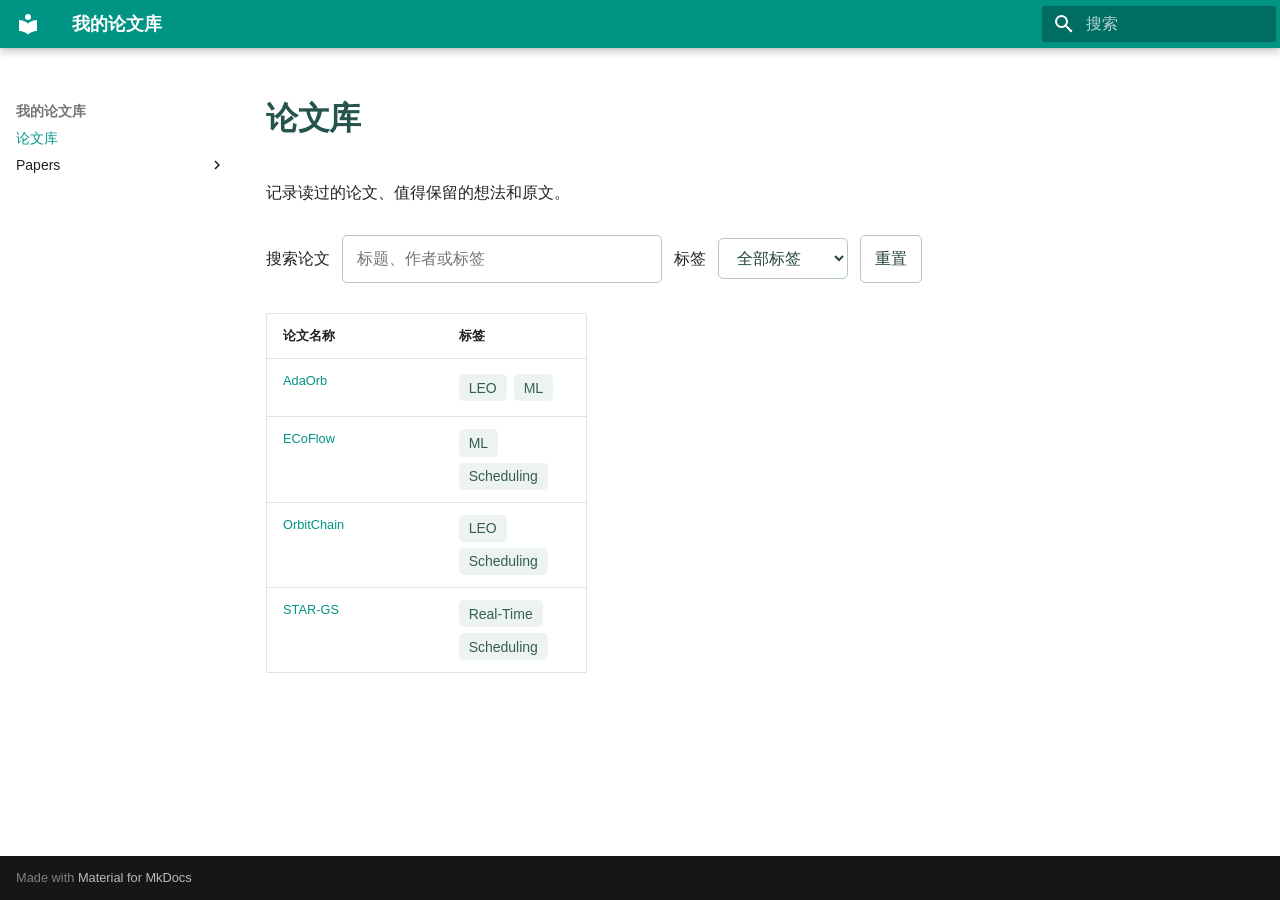
<file: site/index.html>
<!doctype html>
<html lang="zh" class="no-js">
  <head>
    
      <meta charset="utf-8">
      <meta name="viewport" content="width=device-width,initial-scale=1">
      
        <meta name="description" content="论文概括、笔记与原文">
      
      
      
      
      
        <link rel="next" href="papers/adaorb.html">
      
      
        
      
      
      <link rel="icon" href="assets/images/favicon.png">
      <meta name="generator" content="mkdocs-1.6.1, mkdocs-material-9.8.1">
    
    
      
        <title>论文库 - 我的论文库</title>
      
    
    
      <link rel="stylesheet" href="assets/stylesheets/main.57a0d79d.min.css">
      
        
        <link rel="stylesheet" href="assets/stylesheets/palette.fb2fffe2.min.css">
      
      


    
    
      
    
    
      
    
    
      <link rel="stylesheet" href="assets/library.css">
    
    <script>__md_scope=new URL(".",location),__md_hash=e=>[...e].reduce(((e,_)=>(e<<5)-e+_.charCodeAt(0)),0),__md_get=(e,_=localStorage,t=__md_scope)=>JSON.parse(_.getItem(t.pathname+"."+e)),__md_set=(e,_,t=localStorage,a=__md_scope)=>{try{t.setItem(a.pathname+"."+e,JSON.stringify(_))}catch(e){}}</script>
    
      

    
    
  </head>
  
  
    
    
    
    
    
    <body dir="ltr" data-md-color-scheme="default" data-md-color-primary="teal" data-md-color-accent="indigo">
  
    
    <input class="md-toggle" data-md-toggle="drawer" type="checkbox" id="__drawer" autocomplete="off">
    <input class="md-toggle" data-md-toggle="search" type="checkbox" id="__search" autocomplete="off">
    <label class="md-overlay" for="__drawer"></label>
    <div data-md-component="skip">
      
        
        <a href="#_1" class="md-skip">
          跳转至
        </a>
      
    </div>
    <div data-md-component="announce">
      
    </div>
    
    
      

  

<header class="md-header md-header--shadow" data-md-component="header">
  <nav class="md-header__inner md-grid" aria-label="页眉">
    <a href="index.html" title="我的论文库" class="md-header__button md-logo" aria-label="我的论文库" data-md-component="logo">
      
  
  <svg xmlns="http://www.w3.org/2000/svg" viewBox="0 0 24 24"><path d="M12 8a3 3 0 0 0 3-3 3 3 0 0 0-3-3 3 3 0 0 0-3 3 3 3 0 0 0 3 3m0 3.54C9.64 9.35 6.5 8 3 8v11c3.5 0 6.64 1.35 9 3.54 2.36-2.19 5.5-3.54 9-3.54V8c-3.5 0-6.64 1.35-9 3.54"/></svg>

    </a>
    <label class="md-header__button md-icon" for="__drawer">
      
      <svg xmlns="http://www.w3.org/2000/svg" viewBox="0 0 24 24"><path d="M3 6h18v2H3zm0 5h18v2H3zm0 5h18v2H3z"/></svg>
    </label>
    <div class="md-header__title" data-md-component="header-title">
      <div class="md-header__ellipsis">
        <div class="md-header__topic">
          <span class="md-ellipsis">
            我的论文库
          </span>
        </div>
        <div class="md-header__topic" data-md-component="header-topic">
          <span class="md-ellipsis">
            
              论文库
            
          </span>
        </div>
      </div>
    </div>
    
      
    
    
    
    
      
      
        <label class="md-header__button md-icon" for="__search">
          
          <svg xmlns="http://www.w3.org/2000/svg" viewBox="0 0 24 24"><path d="M9.5 3A6.5 6.5 0 0 1 16 9.5c0 1.61-.59 3.09-1.56 4.23l.27.27h.79l5 5-1.5 1.5-5-5v-.79l-.27-.27A6.52 6.52 0 0 1 9.5 16 6.5 6.5 0 0 1 3 9.5 6.5 6.5 0 0 1 9.5 3m0 2C7 5 5 7 5 9.5S7 14 9.5 14 14 12 14 9.5 12 5 9.5 5"/></svg>
        </label>
        <div class="md-search" data-md-component="search" role="dialog">
  <label class="md-search__overlay" for="__search"></label>
  <div class="md-search__inner" role="search">
    <form class="md-search__form" name="search">
      <input type="text" class="md-search__input" name="query" aria-label="搜索" placeholder="搜索" autocapitalize="off" autocorrect="off" autocomplete="off" spellcheck="false" data-md-component="search-query" required>
      <label class="md-search__icon md-icon" for="__search">
        
        <svg xmlns="http://www.w3.org/2000/svg" viewBox="0 0 24 24"><path d="M9.5 3A6.5 6.5 0 0 1 16 9.5c0 1.61-.59 3.09-1.56 4.23l.27.27h.79l5 5-1.5 1.5-5-5v-.79l-.27-.27A6.52 6.52 0 0 1 9.5 16 6.5 6.5 0 0 1 3 9.5 6.5 6.5 0 0 1 9.5 3m0 2C7 5 5 7 5 9.5S7 14 9.5 14 14 12 14 9.5 12 5 9.5 5"/></svg>
        
        <svg xmlns="http://www.w3.org/2000/svg" viewBox="0 0 24 24"><path d="M20 11v2H8l5.5 5.5-1.42 1.42L4.16 12l7.92-7.92L13.5 5.5 8 11z"/></svg>
      </label>
      <nav class="md-search__options" aria-label="查找">
        
        <button type="reset" class="md-search__icon md-icon" title="清空当前内容" aria-label="清空当前内容" tabindex="-1">
          
          <svg xmlns="http://www.w3.org/2000/svg" viewBox="0 0 24 24"><path d="M19 6.41 17.59 5 12 10.59 6.41 5 5 6.41 10.59 12 5 17.59 6.41 19 12 13.41 17.59 19 19 17.59 13.41 12z"/></svg>
        </button>
      </nav>
      
    </form>
    <div class="md-search__output">
      <div class="md-search__scrollwrap" tabindex="0" data-md-scrollfix>
        <div class="md-search-result" data-md-component="search-result">
          <div class="md-search-result__meta">
            正在初始化搜索引擎
          </div>
          <ol class="md-search-result__list" role="presentation"></ol>
        </div>
      </div>
    </div>
  </div>
</div>
      
    
    
  </nav>
  
</header>
    
    <div class="md-container" data-md-component="container">
      
      
        
          
        
      
      <main class="md-main" data-md-component="main">
        <div class="md-main__inner md-grid">
          
            
              
                
              
              <div class="md-sidebar md-sidebar--primary" data-md-component="sidebar" data-md-type="navigation" >
                <div class="md-sidebar__scrollwrap">
                  <div class="md-sidebar__inner">
                    



<nav class="md-nav md-nav--primary" aria-label="导航栏" data-md-level="0">
  <label class="md-nav__title" for="__drawer">
    <a href="index.html" title="我的论文库" class="md-nav__button md-logo" aria-label="我的论文库" data-md-component="logo">
      
  
  <svg xmlns="http://www.w3.org/2000/svg" viewBox="0 0 24 24"><path d="M12 8a3 3 0 0 0 3-3 3 3 0 0 0-3-3 3 3 0 0 0-3 3 3 3 0 0 0 3 3m0 3.54C9.64 9.35 6.5 8 3 8v11c3.5 0 6.64 1.35 9 3.54 2.36-2.19 5.5-3.54 9-3.54V8c-3.5 0-6.64 1.35-9 3.54"/></svg>

    </a>
    我的论文库
  </label>
  
  <ul class="md-nav__list" data-md-scrollfix>
    
      
      
  
  
    
  
  
  
    <li class="md-nav__item md-nav__item--active">
      
      <input class="md-nav__toggle md-toggle" type="checkbox" id="__toc">
      
      
        
      
      
      <a href="index.html" class="md-nav__link md-nav__link--active">
        
  
  
  <span class="md-ellipsis">
    
  
    论文库
  

    
  </span>
  
  

      </a>
      
    </li>
  

    
      
      
  
  
  
  
    
    
    
    
    
    <li class="md-nav__item md-nav__item--nested">
      
        
        
        <input class="md-nav__toggle md-toggle " type="checkbox" id="__nav_2" >
        
          
          <label class="md-nav__link" for="__nav_2" id="__nav_2_label" tabindex="0">
            
  
  
  <span class="md-ellipsis">
    
  
    Papers
  

    
  </span>
  
  

            <span class="md-nav__icon md-icon"></span>
          </label>
        
        <nav class="md-nav" data-md-level="1" aria-labelledby="__nav_2_label" aria-expanded="false">
          <label class="md-nav__title" for="__nav_2">
            <span class="md-nav__icon md-icon"></span>
            
  
    Papers
  

          </label>
          <ul class="md-nav__list" data-md-scrollfix>
            
              
                
  
  
  
  
    <li class="md-nav__item">
      <a href="papers/adaorb.html" class="md-nav__link">
        
  
  
  <span class="md-ellipsis">
    
  
    AdaOrb
  

    
  </span>
  
  

      </a>
    </li>
  

              
            
              
                
  
  
  
  
    <li class="md-nav__item">
      <a href="papers/ecoflow.html" class="md-nav__link">
        
  
  
  <span class="md-ellipsis">
    
  
    ECoFlow
  

    
  </span>
  
  

      </a>
    </li>
  

              
            
              
                
  
  
  
  
    <li class="md-nav__item">
      <a href="papers/orbitchain.html" class="md-nav__link">
        
  
  
  <span class="md-ellipsis">
    
  
    OrbitChain
  

    
  </span>
  
  

      </a>
    </li>
  

              
            
              
                
  
  
  
  
    <li class="md-nav__item">
      <a href="papers/star-gs.html" class="md-nav__link">
        
  
  
  <span class="md-ellipsis">
    
  
    STAR-GS
  

    
  </span>
  
  

      </a>
    </li>
  

              
            
          </ul>
        </nav>
      
    </li>
  

    
  </ul>
</nav>
                  </div>
                </div>
              </div>
            
            
              
                
              
              <div class="md-sidebar md-sidebar--secondary" data-md-component="sidebar" data-md-type="toc" hidden>
                <div class="md-sidebar__scrollwrap">
                  <div class="md-sidebar__inner">
                    

<nav class="md-nav md-nav--secondary" aria-label="目录">
  
  
  
    
  
  
</nav>
                  </div>
                </div>
              </div>
            
          
          
            <div class="md-content" data-md-component="content">
              
              <article class="md-content__inner md-typeset">
                
                  
  




<h1 id="_1">论文库</h1>
<p>记录读过的论文、值得保留的想法和原文。</p>
<section id="library" aria-label="论文列表"><div class="filters" hidden><label for="query">搜索论文</label><input id="query" type="search" placeholder="标题、作者或标签"><label for="tag">标签</label><select id="tag"><option value="">全部标签</option><option>LEO</option><option>ML</option><option>Real-Time</option><option>Scheduling</option></select><button id="reset" type="button">重置</button></div><table><thead><tr><th>论文名称</th><th>标签</th></tr></thead><tbody><tr class="paper" data-search="adaorb 作者姓名 [&#x27;leo&#x27;, &#x27;ml&#x27;]"><td><a href="papers/adaorb.html">AdaOrb</a></td><td><span class="tag">LEO</span><span class="tag">ML</span></td></tr><tr class="paper" data-search="ecoflow 作者姓名 [&#x27;ml&#x27;, &#x27;scheduling&#x27;]"><td><a href="papers/ecoflow.html">ECoFlow</a></td><td><span class="tag">ML</span><span class="tag">Scheduling</span></td></tr><tr class="paper" data-search="orbitchain 作者姓名 [&#x27;leo&#x27;, &#x27;scheduling&#x27;]"><td><a href="papers/orbitchain.html">OrbitChain</a></td><td><span class="tag">LEO</span><span class="tag">Scheduling</span></td></tr><tr class="paper" data-search="star-gs 作者姓名 [&#x27;real-time&#x27;, &#x27;scheduling&#x27;]"><td><a href="papers/star-gs.html">STAR-GS</a></td><td><span class="tag">Real-Time</span><span class="tag">Scheduling</span></td></tr></tbody></table><p id="empty" hidden>没有匹配的论文，请调整搜索条件。</p><p id="results" role="status" aria-live="polite"></p></section>







  
  




  



                
              </article>
            </div>
          
          
<script>var target=document.getElementById(location.hash.slice(1));target&&target.name&&(target.checked=target.name.startsWith("__tabbed_"))</script>
        </div>
        
      </main>
      
        <footer class="md-footer">
  
  <div class="md-footer-meta md-typeset">
    <div class="md-footer-meta__inner md-grid">
      <div class="md-copyright">
  
  
    Made with
    <a href="https://squidfunk.github.io/mkdocs-material/" target="_blank" rel="noopener">
      Material for MkDocs
    </a>
  
</div>
      
    </div>
  </div>
</footer>
      
    </div>
    <div class="md-dialog" data-md-component="dialog">
      <div class="md-dialog__inner md-typeset"></div>
    </div>
    
    
    
      
      
      <script id="__config" type="application/json">{"annotate": null, "base": ".", "features": [], "search": "assets/javascripts/workers/search.a7633da7.min.js", "tags": null, "translations": {"clipboard.copied": "\u5df2\u590d\u5236", "clipboard.copy": "\u590d\u5236", "search.result.more.one": "\u5728\u8be5\u9875\u4e0a\u8fd8\u6709 1 \u4e2a\u7b26\u5408\u6761\u4ef6\u7684\u7ed3\u679c", "search.result.more.other": "\u5728\u8be5\u9875\u4e0a\u8fd8\u6709 # \u4e2a\u7b26\u5408\u6761\u4ef6\u7684\u7ed3\u679c", "search.result.none": "\u6ca1\u6709\u627e\u5230\u7b26\u5408\u6761\u4ef6\u7684\u7ed3\u679c", "search.result.one": "\u627e\u5230 1 \u4e2a\u7b26\u5408\u6761\u4ef6\u7684\u7ed3\u679c", "search.result.other": "# \u4e2a\u7b26\u5408\u6761\u4ef6\u7684\u7ed3\u679c", "search.result.placeholder": "\u952e\u5165\u4ee5\u5f00\u59cb\u641c\u7d22", "search.result.term.missing": "\u7f3a\u5c11", "select.version": "\u9009\u62e9\u5f53\u524d\u7248\u672c"}, "version": null}</script>
    
    
      <script src="assets/javascripts/bundle.a5f9d56c.min.js"></script>
      
        <script src="assets/library.js"></script>
      
    
  </body>
</html>
</file>
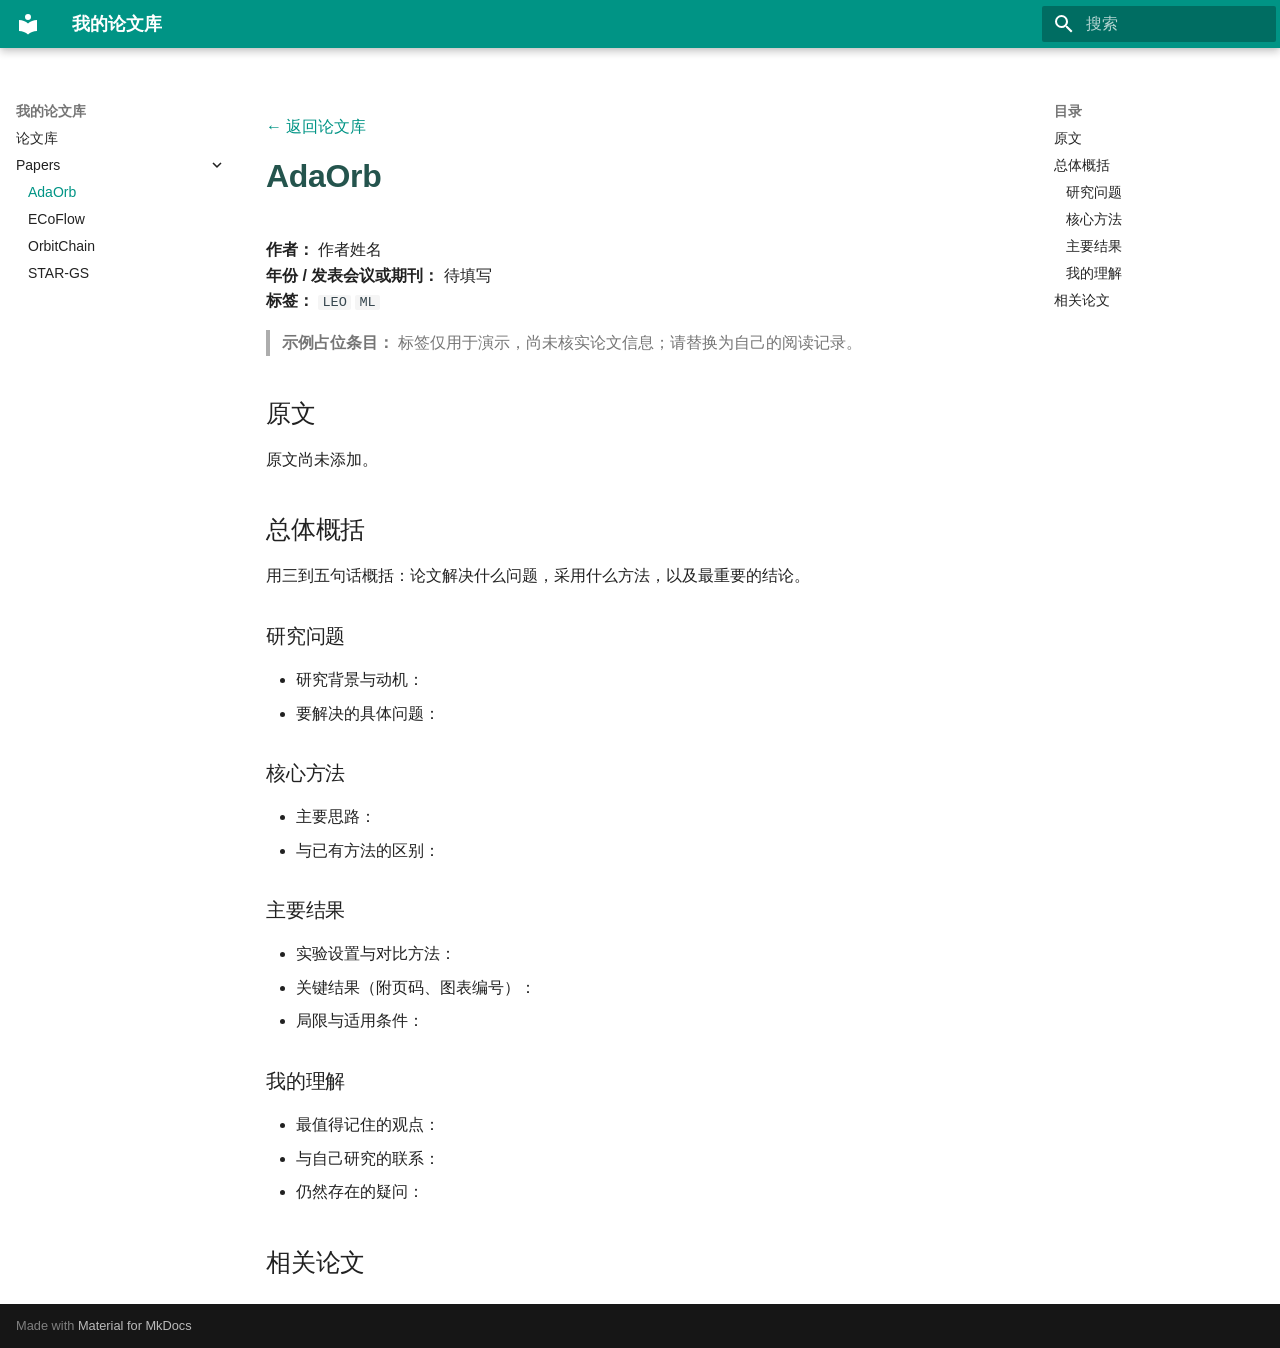
<file: site/papers/adaorb.html>
<!doctype html>
<html lang="zh" class="no-js">
  <head>
    
      <meta charset="utf-8">
      <meta name="viewport" content="width=device-width,initial-scale=1">
      
        <meta name="description" content="论文概括、笔记与原文">
      
      
      
      
        <link rel="prev" href="../index.html">
      
      
        <link rel="next" href="ecoflow.html">
      
      
        
      
      
      <link rel="icon" href="../assets/images/favicon.png">
      <meta name="generator" content="mkdocs-1.6.1, mkdocs-material-9.8.1">
    
    
      
        <title>AdaOrb - 我的论文库</title>
      
    
    
      <link rel="stylesheet" href="../assets/stylesheets/main.57a0d79d.min.css">
      
        
        <link rel="stylesheet" href="../assets/stylesheets/palette.fb2fffe2.min.css">
      
      


    
    
      
    
    
      
    
    
      <link rel="stylesheet" href="../assets/library.css">
    
    <script>__md_scope=new URL("..",location),__md_hash=e=>[...e].reduce(((e,_)=>(e<<5)-e+_.charCodeAt(0)),0),__md_get=(e,_=localStorage,t=__md_scope)=>JSON.parse(_.getItem(t.pathname+"."+e)),__md_set=(e,_,t=localStorage,a=__md_scope)=>{try{t.setItem(a.pathname+"."+e,JSON.stringify(_))}catch(e){}}</script>
    
      

    
    
  </head>
  
  
    
    
    
    
    
    <body dir="ltr" data-md-color-scheme="default" data-md-color-primary="teal" data-md-color-accent="indigo">
  
    
    <input class="md-toggle" data-md-toggle="drawer" type="checkbox" id="__drawer" autocomplete="off">
    <input class="md-toggle" data-md-toggle="search" type="checkbox" id="__search" autocomplete="off">
    <label class="md-overlay" for="__drawer"></label>
    <div data-md-component="skip">
      
        
        <a href="#adaorb" class="md-skip">
          跳转至
        </a>
      
    </div>
    <div data-md-component="announce">
      
    </div>
    
    
      

  

<header class="md-header md-header--shadow" data-md-component="header">
  <nav class="md-header__inner md-grid" aria-label="页眉">
    <a href="../index.html" title="我的论文库" class="md-header__button md-logo" aria-label="我的论文库" data-md-component="logo">
      
  
  <svg xmlns="http://www.w3.org/2000/svg" viewBox="0 0 24 24"><path d="M12 8a3 3 0 0 0 3-3 3 3 0 0 0-3-3 3 3 0 0 0-3 3 3 3 0 0 0 3 3m0 3.54C9.64 9.35 6.5 8 3 8v11c3.5 0 6.64 1.35 9 3.54 2.36-2.19 5.5-3.54 9-3.54V8c-3.5 0-6.64 1.35-9 3.54"/></svg>

    </a>
    <label class="md-header__button md-icon" for="__drawer">
      
      <svg xmlns="http://www.w3.org/2000/svg" viewBox="0 0 24 24"><path d="M3 6h18v2H3zm0 5h18v2H3zm0 5h18v2H3z"/></svg>
    </label>
    <div class="md-header__title" data-md-component="header-title">
      <div class="md-header__ellipsis">
        <div class="md-header__topic">
          <span class="md-ellipsis">
            我的论文库
          </span>
        </div>
        <div class="md-header__topic" data-md-component="header-topic">
          <span class="md-ellipsis">
            
              AdaOrb
            
          </span>
        </div>
      </div>
    </div>
    
      
    
    
    
    
      
      
        <label class="md-header__button md-icon" for="__search">
          
          <svg xmlns="http://www.w3.org/2000/svg" viewBox="0 0 24 24"><path d="M9.5 3A6.5 6.5 0 0 1 16 9.5c0 1.61-.59 3.09-1.56 4.23l.27.27h.79l5 5-1.5 1.5-5-5v-.79l-.27-.27A6.52 6.52 0 0 1 9.5 16 6.5 6.5 0 0 1 3 9.5 6.5 6.5 0 0 1 9.5 3m0 2C7 5 5 7 5 9.5S7 14 9.5 14 14 12 14 9.5 12 5 9.5 5"/></svg>
        </label>
        <div class="md-search" data-md-component="search" role="dialog">
  <label class="md-search__overlay" for="__search"></label>
  <div class="md-search__inner" role="search">
    <form class="md-search__form" name="search">
      <input type="text" class="md-search__input" name="query" aria-label="搜索" placeholder="搜索" autocapitalize="off" autocorrect="off" autocomplete="off" spellcheck="false" data-md-component="search-query" required>
      <label class="md-search__icon md-icon" for="__search">
        
        <svg xmlns="http://www.w3.org/2000/svg" viewBox="0 0 24 24"><path d="M9.5 3A6.5 6.5 0 0 1 16 9.5c0 1.61-.59 3.09-1.56 4.23l.27.27h.79l5 5-1.5 1.5-5-5v-.79l-.27-.27A6.52 6.52 0 0 1 9.5 16 6.5 6.5 0 0 1 3 9.5 6.5 6.5 0 0 1 9.5 3m0 2C7 5 5 7 5 9.5S7 14 9.5 14 14 12 14 9.5 12 5 9.5 5"/></svg>
        
        <svg xmlns="http://www.w3.org/2000/svg" viewBox="0 0 24 24"><path d="M20 11v2H8l5.5 5.5-1.42 1.42L4.16 12l7.92-7.92L13.5 5.5 8 11z"/></svg>
      </label>
      <nav class="md-search__options" aria-label="查找">
        
        <button type="reset" class="md-search__icon md-icon" title="清空当前内容" aria-label="清空当前内容" tabindex="-1">
          
          <svg xmlns="http://www.w3.org/2000/svg" viewBox="0 0 24 24"><path d="M19 6.41 17.59 5 12 10.59 6.41 5 5 6.41 10.59 12 5 17.59 6.41 19 12 13.41 17.59 19 19 17.59 13.41 12z"/></svg>
        </button>
      </nav>
      
    </form>
    <div class="md-search__output">
      <div class="md-search__scrollwrap" tabindex="0" data-md-scrollfix>
        <div class="md-search-result" data-md-component="search-result">
          <div class="md-search-result__meta">
            正在初始化搜索引擎
          </div>
          <ol class="md-search-result__list" role="presentation"></ol>
        </div>
      </div>
    </div>
  </div>
</div>
      
    
    
  </nav>
  
</header>
    
    <div class="md-container" data-md-component="container">
      
      
        
          
        
      
      <main class="md-main" data-md-component="main">
        <div class="md-main__inner md-grid">
          
            
              
              <div class="md-sidebar md-sidebar--primary" data-md-component="sidebar" data-md-type="navigation" >
                <div class="md-sidebar__scrollwrap">
                  <div class="md-sidebar__inner">
                    



<nav class="md-nav md-nav--primary" aria-label="导航栏" data-md-level="0">
  <label class="md-nav__title" for="__drawer">
    <a href="../index.html" title="我的论文库" class="md-nav__button md-logo" aria-label="我的论文库" data-md-component="logo">
      
  
  <svg xmlns="http://www.w3.org/2000/svg" viewBox="0 0 24 24"><path d="M12 8a3 3 0 0 0 3-3 3 3 0 0 0-3-3 3 3 0 0 0-3 3 3 3 0 0 0 3 3m0 3.54C9.64 9.35 6.5 8 3 8v11c3.5 0 6.64 1.35 9 3.54 2.36-2.19 5.5-3.54 9-3.54V8c-3.5 0-6.64 1.35-9 3.54"/></svg>

    </a>
    我的论文库
  </label>
  
  <ul class="md-nav__list" data-md-scrollfix>
    
      
      
  
  
  
  
    <li class="md-nav__item">
      <a href="../index.html" class="md-nav__link">
        
  
  
  <span class="md-ellipsis">
    
  
    论文库
  

    
  </span>
  
  

      </a>
    </li>
  

    
      
      
  
  
    
  
  
  
    
    
    
    
    
    <li class="md-nav__item md-nav__item--active md-nav__item--nested">
      
        
        
        <input class="md-nav__toggle md-toggle " type="checkbox" id="__nav_2" checked>
        
          
          <label class="md-nav__link" for="__nav_2" id="__nav_2_label" tabindex="0">
            
  
  
  <span class="md-ellipsis">
    
  
    Papers
  

    
  </span>
  
  

            <span class="md-nav__icon md-icon"></span>
          </label>
        
        <nav class="md-nav" data-md-level="1" aria-labelledby="__nav_2_label" aria-expanded="true">
          <label class="md-nav__title" for="__nav_2">
            <span class="md-nav__icon md-icon"></span>
            
  
    Papers
  

          </label>
          <ul class="md-nav__list" data-md-scrollfix>
            
              
                
  
  
    
  
  
  
    <li class="md-nav__item md-nav__item--active">
      
      <input class="md-nav__toggle md-toggle" type="checkbox" id="__toc">
      
      
        
      
      
        <label class="md-nav__link md-nav__link--active" for="__toc">
          
  
  
  <span class="md-ellipsis">
    
  
    AdaOrb
  

    
  </span>
  
  

          <span class="md-nav__icon md-icon"></span>
        </label>
      
      <a href="adaorb.html" class="md-nav__link md-nav__link--active">
        
  
  
  <span class="md-ellipsis">
    
  
    AdaOrb
  

    
  </span>
  
  

      </a>
      
        

<nav class="md-nav md-nav--secondary" aria-label="目录">
  
  
  
    
  
  
    <label class="md-nav__title" for="__toc">
      <span class="md-nav__icon md-icon"></span>
      目录
    </label>
    <ul class="md-nav__list" data-md-component="toc" data-md-scrollfix>
      
        <li class="md-nav__item">
  <a href="#_1" class="md-nav__link">
    <span class="md-ellipsis">
      
        原文
      
    </span>
  </a>
  
</li>
      
        <li class="md-nav__item">
  <a href="#_2" class="md-nav__link">
    <span class="md-ellipsis">
      
        总体概括
      
    </span>
  </a>
  
    <nav class="md-nav" aria-label="总体概括">
      <ul class="md-nav__list">
        
          <li class="md-nav__item">
  <a href="#_3" class="md-nav__link">
    <span class="md-ellipsis">
      
        研究问题
      
    </span>
  </a>
  
</li>
        
          <li class="md-nav__item">
  <a href="#_4" class="md-nav__link">
    <span class="md-ellipsis">
      
        核心方法
      
    </span>
  </a>
  
</li>
        
          <li class="md-nav__item">
  <a href="#_5" class="md-nav__link">
    <span class="md-ellipsis">
      
        主要结果
      
    </span>
  </a>
  
</li>
        
          <li class="md-nav__item">
  <a href="#_6" class="md-nav__link">
    <span class="md-ellipsis">
      
        我的理解
      
    </span>
  </a>
  
</li>
        
      </ul>
    </nav>
  
</li>
      
        <li class="md-nav__item">
  <a href="#_7" class="md-nav__link">
    <span class="md-ellipsis">
      
        相关论文
      
    </span>
  </a>
  
</li>
      
    </ul>
  
</nav>
      
    </li>
  

              
            
              
                
  
  
  
  
    <li class="md-nav__item">
      <a href="ecoflow.html" class="md-nav__link">
        
  
  
  <span class="md-ellipsis">
    
  
    ECoFlow
  

    
  </span>
  
  

      </a>
    </li>
  

              
            
              
                
  
  
  
  
    <li class="md-nav__item">
      <a href="orbitchain.html" class="md-nav__link">
        
  
  
  <span class="md-ellipsis">
    
  
    OrbitChain
  

    
  </span>
  
  

      </a>
    </li>
  

              
            
              
                
  
  
  
  
    <li class="md-nav__item">
      <a href="star-gs.html" class="md-nav__link">
        
  
  
  <span class="md-ellipsis">
    
  
    STAR-GS
  

    
  </span>
  
  

      </a>
    </li>
  

              
            
          </ul>
        </nav>
      
    </li>
  

    
  </ul>
</nav>
                  </div>
                </div>
              </div>
            
            
              
              <div class="md-sidebar md-sidebar--secondary" data-md-component="sidebar" data-md-type="toc" >
                <div class="md-sidebar__scrollwrap">
                  <div class="md-sidebar__inner">
                    

<nav class="md-nav md-nav--secondary" aria-label="目录">
  
  
  
    
  
  
    <label class="md-nav__title" for="__toc">
      <span class="md-nav__icon md-icon"></span>
      目录
    </label>
    <ul class="md-nav__list" data-md-component="toc" data-md-scrollfix>
      
        <li class="md-nav__item">
  <a href="#_1" class="md-nav__link">
    <span class="md-ellipsis">
      
        原文
      
    </span>
  </a>
  
</li>
      
        <li class="md-nav__item">
  <a href="#_2" class="md-nav__link">
    <span class="md-ellipsis">
      
        总体概括
      
    </span>
  </a>
  
    <nav class="md-nav" aria-label="总体概括">
      <ul class="md-nav__list">
        
          <li class="md-nav__item">
  <a href="#_3" class="md-nav__link">
    <span class="md-ellipsis">
      
        研究问题
      
    </span>
  </a>
  
</li>
        
          <li class="md-nav__item">
  <a href="#_4" class="md-nav__link">
    <span class="md-ellipsis">
      
        核心方法
      
    </span>
  </a>
  
</li>
        
          <li class="md-nav__item">
  <a href="#_5" class="md-nav__link">
    <span class="md-ellipsis">
      
        主要结果
      
    </span>
  </a>
  
</li>
        
          <li class="md-nav__item">
  <a href="#_6" class="md-nav__link">
    <span class="md-ellipsis">
      
        我的理解
      
    </span>
  </a>
  
</li>
        
      </ul>
    </nav>
  
</li>
      
        <li class="md-nav__item">
  <a href="#_7" class="md-nav__link">
    <span class="md-ellipsis">
      
        相关论文
      
    </span>
  </a>
  
</li>
      
    </ul>
  
</nav>
                  </div>
                </div>
              </div>
            
          
          
            <div class="md-content" data-md-component="content">
              
              <article class="md-content__inner md-typeset">
                
                  



<p><a href="../index.html">← 返回论文库</a></p>
<h1 id="adaorb">AdaOrb</h1>
<p><strong>作者：</strong> 作者姓名<br />
<strong>年份 / 发表会议或期刊：</strong> 待填写<br />
<strong>标签：</strong> <code>LEO</code> <code>ML</code></p>
<blockquote>
<p><strong>示例占位条目：</strong> 标签仅用于演示，尚未核实论文信息；请替换为自己的阅读记录。</p>
</blockquote>
<h2 id="_1">原文</h2>
<!-- 将下面的链接示例取消注释并替换成实际地址；不需要的可以删除。 -->
<!-- [打开 PDF](../pdfs/your-paper.pdf) · [论文网页](https://example.org/paper) -->

<p>原文尚未添加。</p>
<h2 id="_2">总体概括</h2>
<p>用三到五句话概括：论文解决什么问题，采用什么方法，以及最重要的结论。</p>
<h3 id="_3">研究问题</h3>
<ul>
<li>研究背景与动机：</li>
<li>要解决的具体问题：</li>
</ul>
<h3 id="_4">核心方法</h3>
<ul>
<li>主要思路：</li>
<li>与已有方法的区别：</li>
</ul>
<h3 id="_5">主要结果</h3>
<ul>
<li>实验设置与对比方法：</li>
<li>关键结果（附页码、图表编号）：</li>
<li>局限与适用条件：</li>
</ul>
<h3 id="_6">我的理解</h3>
<ul>
<li>最值得记住的观点：</li>
<li>与自己研究的联系：</li>
<li>仍然存在的疑问：</li>
</ul>
<h2 id="_7">相关论文</h2>
<!-- 例如：[另一篇论文](other-paper.md) -->







  
  






                
              </article>
            </div>
          
          
<script>var target=document.getElementById(location.hash.slice(1));target&&target.name&&(target.checked=target.name.startsWith("__tabbed_"))</script>
        </div>
        
      </main>
      
        <footer class="md-footer">
  
  <div class="md-footer-meta md-typeset">
    <div class="md-footer-meta__inner md-grid">
      <div class="md-copyright">
  
  
    Made with
    <a href="https://squidfunk.github.io/mkdocs-material/" target="_blank" rel="noopener">
      Material for MkDocs
    </a>
  
</div>
      
    </div>
  </div>
</footer>
      
    </div>
    <div class="md-dialog" data-md-component="dialog">
      <div class="md-dialog__inner md-typeset"></div>
    </div>
    
    
    
      
      
      <script id="__config" type="application/json">{"annotate": null, "base": "..", "features": [], "search": "../assets/javascripts/workers/search.a7633da7.min.js", "tags": null, "translations": {"clipboard.copied": "\u5df2\u590d\u5236", "clipboard.copy": "\u590d\u5236", "search.result.more.one": "\u5728\u8be5\u9875\u4e0a\u8fd8\u6709 1 \u4e2a\u7b26\u5408\u6761\u4ef6\u7684\u7ed3\u679c", "search.result.more.other": "\u5728\u8be5\u9875\u4e0a\u8fd8\u6709 # \u4e2a\u7b26\u5408\u6761\u4ef6\u7684\u7ed3\u679c", "search.result.none": "\u6ca1\u6709\u627e\u5230\u7b26\u5408\u6761\u4ef6\u7684\u7ed3\u679c", "search.result.one": "\u627e\u5230 1 \u4e2a\u7b26\u5408\u6761\u4ef6\u7684\u7ed3\u679c", "search.result.other": "# \u4e2a\u7b26\u5408\u6761\u4ef6\u7684\u7ed3\u679c", "search.result.placeholder": "\u952e\u5165\u4ee5\u5f00\u59cb\u641c\u7d22", "search.result.term.missing": "\u7f3a\u5c11", "select.version": "\u9009\u62e9\u5f53\u524d\u7248\u672c"}, "version": null}</script>
    
    
      <script src="../assets/javascripts/bundle.a5f9d56c.min.js"></script>
      
        <script src="../assets/library.js"></script>
      
    
  </body>
</html>
</file>
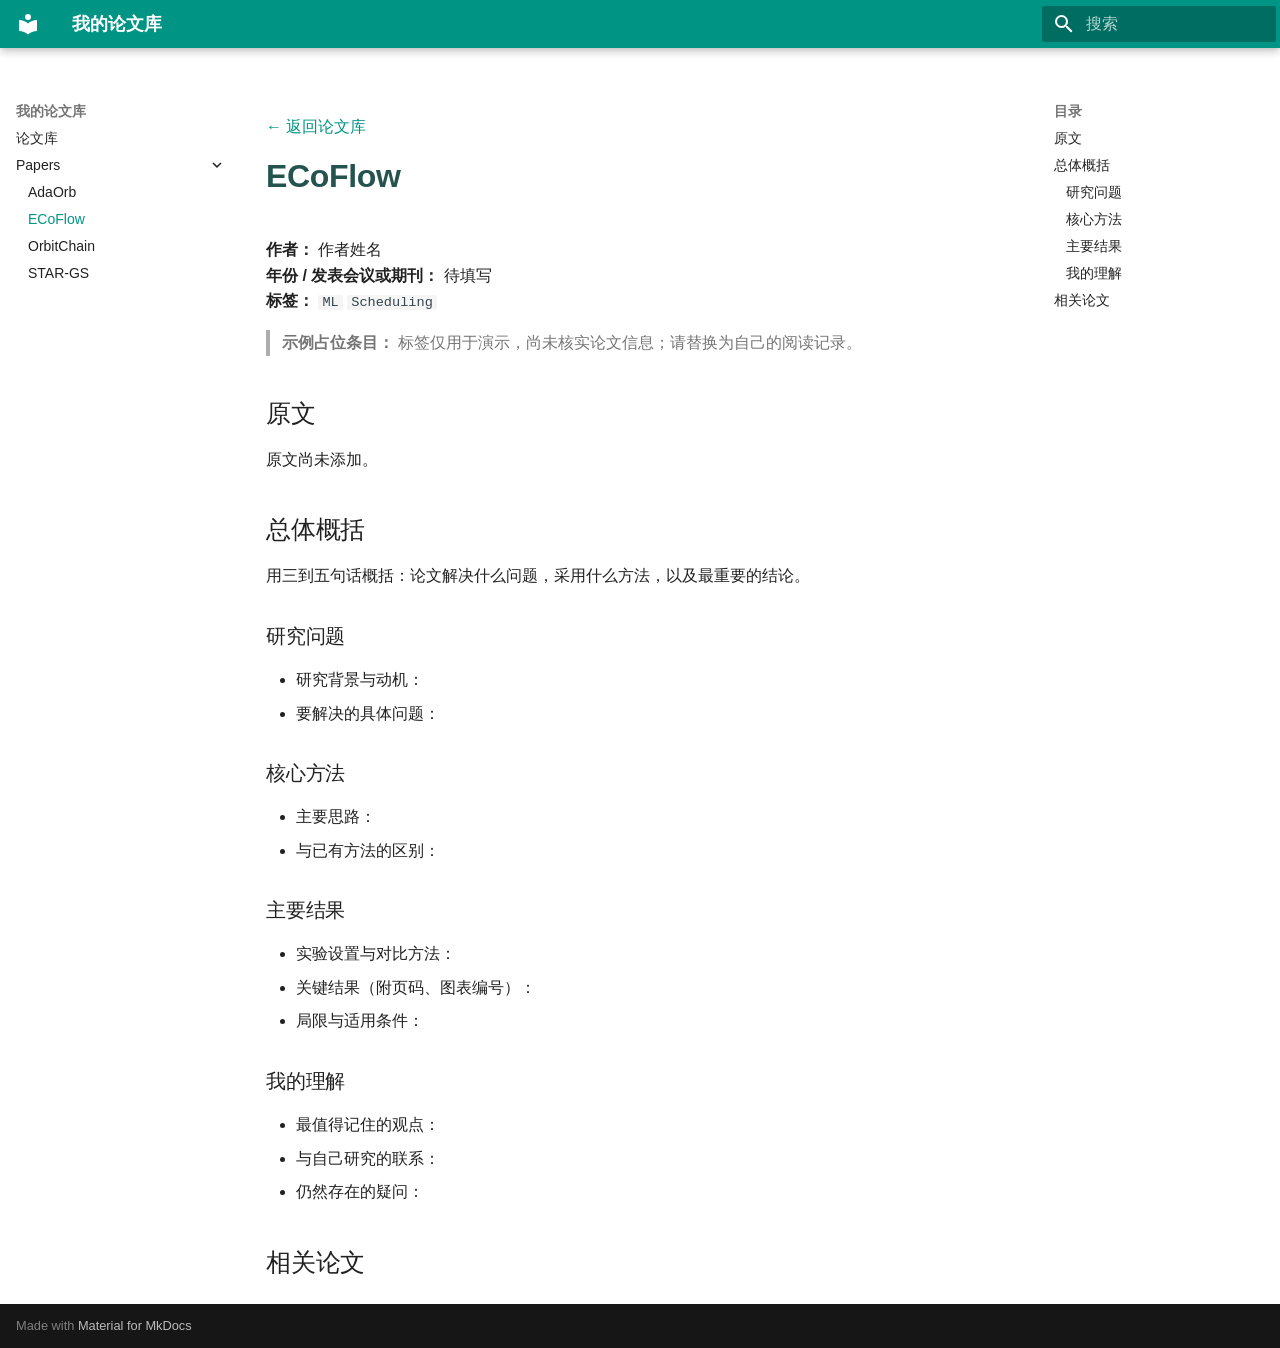
<file: site/papers/ecoflow.html>
<!doctype html>
<html lang="zh" class="no-js">
  <head>
    
      <meta charset="utf-8">
      <meta name="viewport" content="width=device-width,initial-scale=1">
      
        <meta name="description" content="论文概括、笔记与原文">
      
      
      
      
        <link rel="prev" href="adaorb.html">
      
      
        <link rel="next" href="orbitchain.html">
      
      
        
      
      
      <link rel="icon" href="../assets/images/favicon.png">
      <meta name="generator" content="mkdocs-1.6.1, mkdocs-material-9.8.1">
    
    
      
        <title>ECoFlow - 我的论文库</title>
      
    
    
      <link rel="stylesheet" href="../assets/stylesheets/main.57a0d79d.min.css">
      
        
        <link rel="stylesheet" href="../assets/stylesheets/palette.fb2fffe2.min.css">
      
      


    
    
      
    
    
      
    
    
      <link rel="stylesheet" href="../assets/library.css">
    
    <script>__md_scope=new URL("..",location),__md_hash=e=>[...e].reduce(((e,_)=>(e<<5)-e+_.charCodeAt(0)),0),__md_get=(e,_=localStorage,t=__md_scope)=>JSON.parse(_.getItem(t.pathname+"."+e)),__md_set=(e,_,t=localStorage,a=__md_scope)=>{try{t.setItem(a.pathname+"."+e,JSON.stringify(_))}catch(e){}}</script>
    
      

    
    
  </head>
  
  
    
    
    
    
    
    <body dir="ltr" data-md-color-scheme="default" data-md-color-primary="teal" data-md-color-accent="indigo">
  
    
    <input class="md-toggle" data-md-toggle="drawer" type="checkbox" id="__drawer" autocomplete="off">
    <input class="md-toggle" data-md-toggle="search" type="checkbox" id="__search" autocomplete="off">
    <label class="md-overlay" for="__drawer"></label>
    <div data-md-component="skip">
      
        
        <a href="#ecoflow" class="md-skip">
          跳转至
        </a>
      
    </div>
    <div data-md-component="announce">
      
    </div>
    
    
      

  

<header class="md-header md-header--shadow" data-md-component="header">
  <nav class="md-header__inner md-grid" aria-label="页眉">
    <a href="../index.html" title="我的论文库" class="md-header__button md-logo" aria-label="我的论文库" data-md-component="logo">
      
  
  <svg xmlns="http://www.w3.org/2000/svg" viewBox="0 0 24 24"><path d="M12 8a3 3 0 0 0 3-3 3 3 0 0 0-3-3 3 3 0 0 0-3 3 3 3 0 0 0 3 3m0 3.54C9.64 9.35 6.5 8 3 8v11c3.5 0 6.64 1.35 9 3.54 2.36-2.19 5.5-3.54 9-3.54V8c-3.5 0-6.64 1.35-9 3.54"/></svg>

    </a>
    <label class="md-header__button md-icon" for="__drawer">
      
      <svg xmlns="http://www.w3.org/2000/svg" viewBox="0 0 24 24"><path d="M3 6h18v2H3zm0 5h18v2H3zm0 5h18v2H3z"/></svg>
    </label>
    <div class="md-header__title" data-md-component="header-title">
      <div class="md-header__ellipsis">
        <div class="md-header__topic">
          <span class="md-ellipsis">
            我的论文库
          </span>
        </div>
        <div class="md-header__topic" data-md-component="header-topic">
          <span class="md-ellipsis">
            
              ECoFlow
            
          </span>
        </div>
      </div>
    </div>
    
      
    
    
    
    
      
      
        <label class="md-header__button md-icon" for="__search">
          
          <svg xmlns="http://www.w3.org/2000/svg" viewBox="0 0 24 24"><path d="M9.5 3A6.5 6.5 0 0 1 16 9.5c0 1.61-.59 3.09-1.56 4.23l.27.27h.79l5 5-1.5 1.5-5-5v-.79l-.27-.27A6.52 6.52 0 0 1 9.5 16 6.5 6.5 0 0 1 3 9.5 6.5 6.5 0 0 1 9.5 3m0 2C7 5 5 7 5 9.5S7 14 9.5 14 14 12 14 9.5 12 5 9.5 5"/></svg>
        </label>
        <div class="md-search" data-md-component="search" role="dialog">
  <label class="md-search__overlay" for="__search"></label>
  <div class="md-search__inner" role="search">
    <form class="md-search__form" name="search">
      <input type="text" class="md-search__input" name="query" aria-label="搜索" placeholder="搜索" autocapitalize="off" autocorrect="off" autocomplete="off" spellcheck="false" data-md-component="search-query" required>
      <label class="md-search__icon md-icon" for="__search">
        
        <svg xmlns="http://www.w3.org/2000/svg" viewBox="0 0 24 24"><path d="M9.5 3A6.5 6.5 0 0 1 16 9.5c0 1.61-.59 3.09-1.56 4.23l.27.27h.79l5 5-1.5 1.5-5-5v-.79l-.27-.27A6.52 6.52 0 0 1 9.5 16 6.5 6.5 0 0 1 3 9.5 6.5 6.5 0 0 1 9.5 3m0 2C7 5 5 7 5 9.5S7 14 9.5 14 14 12 14 9.5 12 5 9.5 5"/></svg>
        
        <svg xmlns="http://www.w3.org/2000/svg" viewBox="0 0 24 24"><path d="M20 11v2H8l5.5 5.5-1.42 1.42L4.16 12l7.92-7.92L13.5 5.5 8 11z"/></svg>
      </label>
      <nav class="md-search__options" aria-label="查找">
        
        <button type="reset" class="md-search__icon md-icon" title="清空当前内容" aria-label="清空当前内容" tabindex="-1">
          
          <svg xmlns="http://www.w3.org/2000/svg" viewBox="0 0 24 24"><path d="M19 6.41 17.59 5 12 10.59 6.41 5 5 6.41 10.59 12 5 17.59 6.41 19 12 13.41 17.59 19 19 17.59 13.41 12z"/></svg>
        </button>
      </nav>
      
    </form>
    <div class="md-search__output">
      <div class="md-search__scrollwrap" tabindex="0" data-md-scrollfix>
        <div class="md-search-result" data-md-component="search-result">
          <div class="md-search-result__meta">
            正在初始化搜索引擎
          </div>
          <ol class="md-search-result__list" role="presentation"></ol>
        </div>
      </div>
    </div>
  </div>
</div>
      
    
    
  </nav>
  
</header>
    
    <div class="md-container" data-md-component="container">
      
      
        
          
        
      
      <main class="md-main" data-md-component="main">
        <div class="md-main__inner md-grid">
          
            
              
              <div class="md-sidebar md-sidebar--primary" data-md-component="sidebar" data-md-type="navigation" >
                <div class="md-sidebar__scrollwrap">
                  <div class="md-sidebar__inner">
                    



<nav class="md-nav md-nav--primary" aria-label="导航栏" data-md-level="0">
  <label class="md-nav__title" for="__drawer">
    <a href="../index.html" title="我的论文库" class="md-nav__button md-logo" aria-label="我的论文库" data-md-component="logo">
      
  
  <svg xmlns="http://www.w3.org/2000/svg" viewBox="0 0 24 24"><path d="M12 8a3 3 0 0 0 3-3 3 3 0 0 0-3-3 3 3 0 0 0-3 3 3 3 0 0 0 3 3m0 3.54C9.64 9.35 6.5 8 3 8v11c3.5 0 6.64 1.35 9 3.54 2.36-2.19 5.5-3.54 9-3.54V8c-3.5 0-6.64 1.35-9 3.54"/></svg>

    </a>
    我的论文库
  </label>
  
  <ul class="md-nav__list" data-md-scrollfix>
    
      
      
  
  
  
  
    <li class="md-nav__item">
      <a href="../index.html" class="md-nav__link">
        
  
  
  <span class="md-ellipsis">
    
  
    论文库
  

    
  </span>
  
  

      </a>
    </li>
  

    
      
      
  
  
    
  
  
  
    
    
    
    
    
    <li class="md-nav__item md-nav__item--active md-nav__item--nested">
      
        
        
        <input class="md-nav__toggle md-toggle " type="checkbox" id="__nav_2" checked>
        
          
          <label class="md-nav__link" for="__nav_2" id="__nav_2_label" tabindex="0">
            
  
  
  <span class="md-ellipsis">
    
  
    Papers
  

    
  </span>
  
  

            <span class="md-nav__icon md-icon"></span>
          </label>
        
        <nav class="md-nav" data-md-level="1" aria-labelledby="__nav_2_label" aria-expanded="true">
          <label class="md-nav__title" for="__nav_2">
            <span class="md-nav__icon md-icon"></span>
            
  
    Papers
  

          </label>
          <ul class="md-nav__list" data-md-scrollfix>
            
              
                
  
  
  
  
    <li class="md-nav__item">
      <a href="adaorb.html" class="md-nav__link">
        
  
  
  <span class="md-ellipsis">
    
  
    AdaOrb
  

    
  </span>
  
  

      </a>
    </li>
  

              
            
              
                
  
  
    
  
  
  
    <li class="md-nav__item md-nav__item--active">
      
      <input class="md-nav__toggle md-toggle" type="checkbox" id="__toc">
      
      
        
      
      
        <label class="md-nav__link md-nav__link--active" for="__toc">
          
  
  
  <span class="md-ellipsis">
    
  
    ECoFlow
  

    
  </span>
  
  

          <span class="md-nav__icon md-icon"></span>
        </label>
      
      <a href="ecoflow.html" class="md-nav__link md-nav__link--active">
        
  
  
  <span class="md-ellipsis">
    
  
    ECoFlow
  

    
  </span>
  
  

      </a>
      
        

<nav class="md-nav md-nav--secondary" aria-label="目录">
  
  
  
    
  
  
    <label class="md-nav__title" for="__toc">
      <span class="md-nav__icon md-icon"></span>
      目录
    </label>
    <ul class="md-nav__list" data-md-component="toc" data-md-scrollfix>
      
        <li class="md-nav__item">
  <a href="#_1" class="md-nav__link">
    <span class="md-ellipsis">
      
        原文
      
    </span>
  </a>
  
</li>
      
        <li class="md-nav__item">
  <a href="#_2" class="md-nav__link">
    <span class="md-ellipsis">
      
        总体概括
      
    </span>
  </a>
  
    <nav class="md-nav" aria-label="总体概括">
      <ul class="md-nav__list">
        
          <li class="md-nav__item">
  <a href="#_3" class="md-nav__link">
    <span class="md-ellipsis">
      
        研究问题
      
    </span>
  </a>
  
</li>
        
          <li class="md-nav__item">
  <a href="#_4" class="md-nav__link">
    <span class="md-ellipsis">
      
        核心方法
      
    </span>
  </a>
  
</li>
        
          <li class="md-nav__item">
  <a href="#_5" class="md-nav__link">
    <span class="md-ellipsis">
      
        主要结果
      
    </span>
  </a>
  
</li>
        
          <li class="md-nav__item">
  <a href="#_6" class="md-nav__link">
    <span class="md-ellipsis">
      
        我的理解
      
    </span>
  </a>
  
</li>
        
      </ul>
    </nav>
  
</li>
      
        <li class="md-nav__item">
  <a href="#_7" class="md-nav__link">
    <span class="md-ellipsis">
      
        相关论文
      
    </span>
  </a>
  
</li>
      
    </ul>
  
</nav>
      
    </li>
  

              
            
              
                
  
  
  
  
    <li class="md-nav__item">
      <a href="orbitchain.html" class="md-nav__link">
        
  
  
  <span class="md-ellipsis">
    
  
    OrbitChain
  

    
  </span>
  
  

      </a>
    </li>
  

              
            
              
                
  
  
  
  
    <li class="md-nav__item">
      <a href="star-gs.html" class="md-nav__link">
        
  
  
  <span class="md-ellipsis">
    
  
    STAR-GS
  

    
  </span>
  
  

      </a>
    </li>
  

              
            
          </ul>
        </nav>
      
    </li>
  

    
  </ul>
</nav>
                  </div>
                </div>
              </div>
            
            
              
              <div class="md-sidebar md-sidebar--secondary" data-md-component="sidebar" data-md-type="toc" >
                <div class="md-sidebar__scrollwrap">
                  <div class="md-sidebar__inner">
                    

<nav class="md-nav md-nav--secondary" aria-label="目录">
  
  
  
    
  
  
    <label class="md-nav__title" for="__toc">
      <span class="md-nav__icon md-icon"></span>
      目录
    </label>
    <ul class="md-nav__list" data-md-component="toc" data-md-scrollfix>
      
        <li class="md-nav__item">
  <a href="#_1" class="md-nav__link">
    <span class="md-ellipsis">
      
        原文
      
    </span>
  </a>
  
</li>
      
        <li class="md-nav__item">
  <a href="#_2" class="md-nav__link">
    <span class="md-ellipsis">
      
        总体概括
      
    </span>
  </a>
  
    <nav class="md-nav" aria-label="总体概括">
      <ul class="md-nav__list">
        
          <li class="md-nav__item">
  <a href="#_3" class="md-nav__link">
    <span class="md-ellipsis">
      
        研究问题
      
    </span>
  </a>
  
</li>
        
          <li class="md-nav__item">
  <a href="#_4" class="md-nav__link">
    <span class="md-ellipsis">
      
        核心方法
      
    </span>
  </a>
  
</li>
        
          <li class="md-nav__item">
  <a href="#_5" class="md-nav__link">
    <span class="md-ellipsis">
      
        主要结果
      
    </span>
  </a>
  
</li>
        
          <li class="md-nav__item">
  <a href="#_6" class="md-nav__link">
    <span class="md-ellipsis">
      
        我的理解
      
    </span>
  </a>
  
</li>
        
      </ul>
    </nav>
  
</li>
      
        <li class="md-nav__item">
  <a href="#_7" class="md-nav__link">
    <span class="md-ellipsis">
      
        相关论文
      
    </span>
  </a>
  
</li>
      
    </ul>
  
</nav>
                  </div>
                </div>
              </div>
            
          
          
            <div class="md-content" data-md-component="content">
              
              <article class="md-content__inner md-typeset">
                
                  



<p><a href="../index.html">← 返回论文库</a></p>
<h1 id="ecoflow">ECoFlow</h1>
<p><strong>作者：</strong> 作者姓名<br />
<strong>年份 / 发表会议或期刊：</strong> 待填写<br />
<strong>标签：</strong> <code>ML</code> <code>Scheduling</code></p>
<blockquote>
<p><strong>示例占位条目：</strong> 标签仅用于演示，尚未核实论文信息；请替换为自己的阅读记录。</p>
</blockquote>
<h2 id="_1">原文</h2>
<!-- 将下面的链接示例取消注释并替换成实际地址；不需要的可以删除。 -->
<!-- [打开 PDF](../pdfs/your-paper.pdf) · [论文网页](https://example.org/paper) -->

<p>原文尚未添加。</p>
<h2 id="_2">总体概括</h2>
<p>用三到五句话概括：论文解决什么问题，采用什么方法，以及最重要的结论。</p>
<h3 id="_3">研究问题</h3>
<ul>
<li>研究背景与动机：</li>
<li>要解决的具体问题：</li>
</ul>
<h3 id="_4">核心方法</h3>
<ul>
<li>主要思路：</li>
<li>与已有方法的区别：</li>
</ul>
<h3 id="_5">主要结果</h3>
<ul>
<li>实验设置与对比方法：</li>
<li>关键结果（附页码、图表编号）：</li>
<li>局限与适用条件：</li>
</ul>
<h3 id="_6">我的理解</h3>
<ul>
<li>最值得记住的观点：</li>
<li>与自己研究的联系：</li>
<li>仍然存在的疑问：</li>
</ul>
<h2 id="_7">相关论文</h2>
<!-- 例如：[另一篇论文](other-paper.md) -->







  
  






                
              </article>
            </div>
          
          
<script>var target=document.getElementById(location.hash.slice(1));target&&target.name&&(target.checked=target.name.startsWith("__tabbed_"))</script>
        </div>
        
      </main>
      
        <footer class="md-footer">
  
  <div class="md-footer-meta md-typeset">
    <div class="md-footer-meta__inner md-grid">
      <div class="md-copyright">
  
  
    Made with
    <a href="https://squidfunk.github.io/mkdocs-material/" target="_blank" rel="noopener">
      Material for MkDocs
    </a>
  
</div>
      
    </div>
  </div>
</footer>
      
    </div>
    <div class="md-dialog" data-md-component="dialog">
      <div class="md-dialog__inner md-typeset"></div>
    </div>
    
    
    
      
      
      <script id="__config" type="application/json">{"annotate": null, "base": "..", "features": [], "search": "../assets/javascripts/workers/search.a7633da7.min.js", "tags": null, "translations": {"clipboard.copied": "\u5df2\u590d\u5236", "clipboard.copy": "\u590d\u5236", "search.result.more.one": "\u5728\u8be5\u9875\u4e0a\u8fd8\u6709 1 \u4e2a\u7b26\u5408\u6761\u4ef6\u7684\u7ed3\u679c", "search.result.more.other": "\u5728\u8be5\u9875\u4e0a\u8fd8\u6709 # \u4e2a\u7b26\u5408\u6761\u4ef6\u7684\u7ed3\u679c", "search.result.none": "\u6ca1\u6709\u627e\u5230\u7b26\u5408\u6761\u4ef6\u7684\u7ed3\u679c", "search.result.one": "\u627e\u5230 1 \u4e2a\u7b26\u5408\u6761\u4ef6\u7684\u7ed3\u679c", "search.result.other": "# \u4e2a\u7b26\u5408\u6761\u4ef6\u7684\u7ed3\u679c", "search.result.placeholder": "\u952e\u5165\u4ee5\u5f00\u59cb\u641c\u7d22", "search.result.term.missing": "\u7f3a\u5c11", "select.version": "\u9009\u62e9\u5f53\u524d\u7248\u672c"}, "version": null}</script>
    
    
      <script src="../assets/javascripts/bundle.a5f9d56c.min.js"></script>
      
        <script src="../assets/library.js"></script>
      
    
  </body>
</html>
</file>
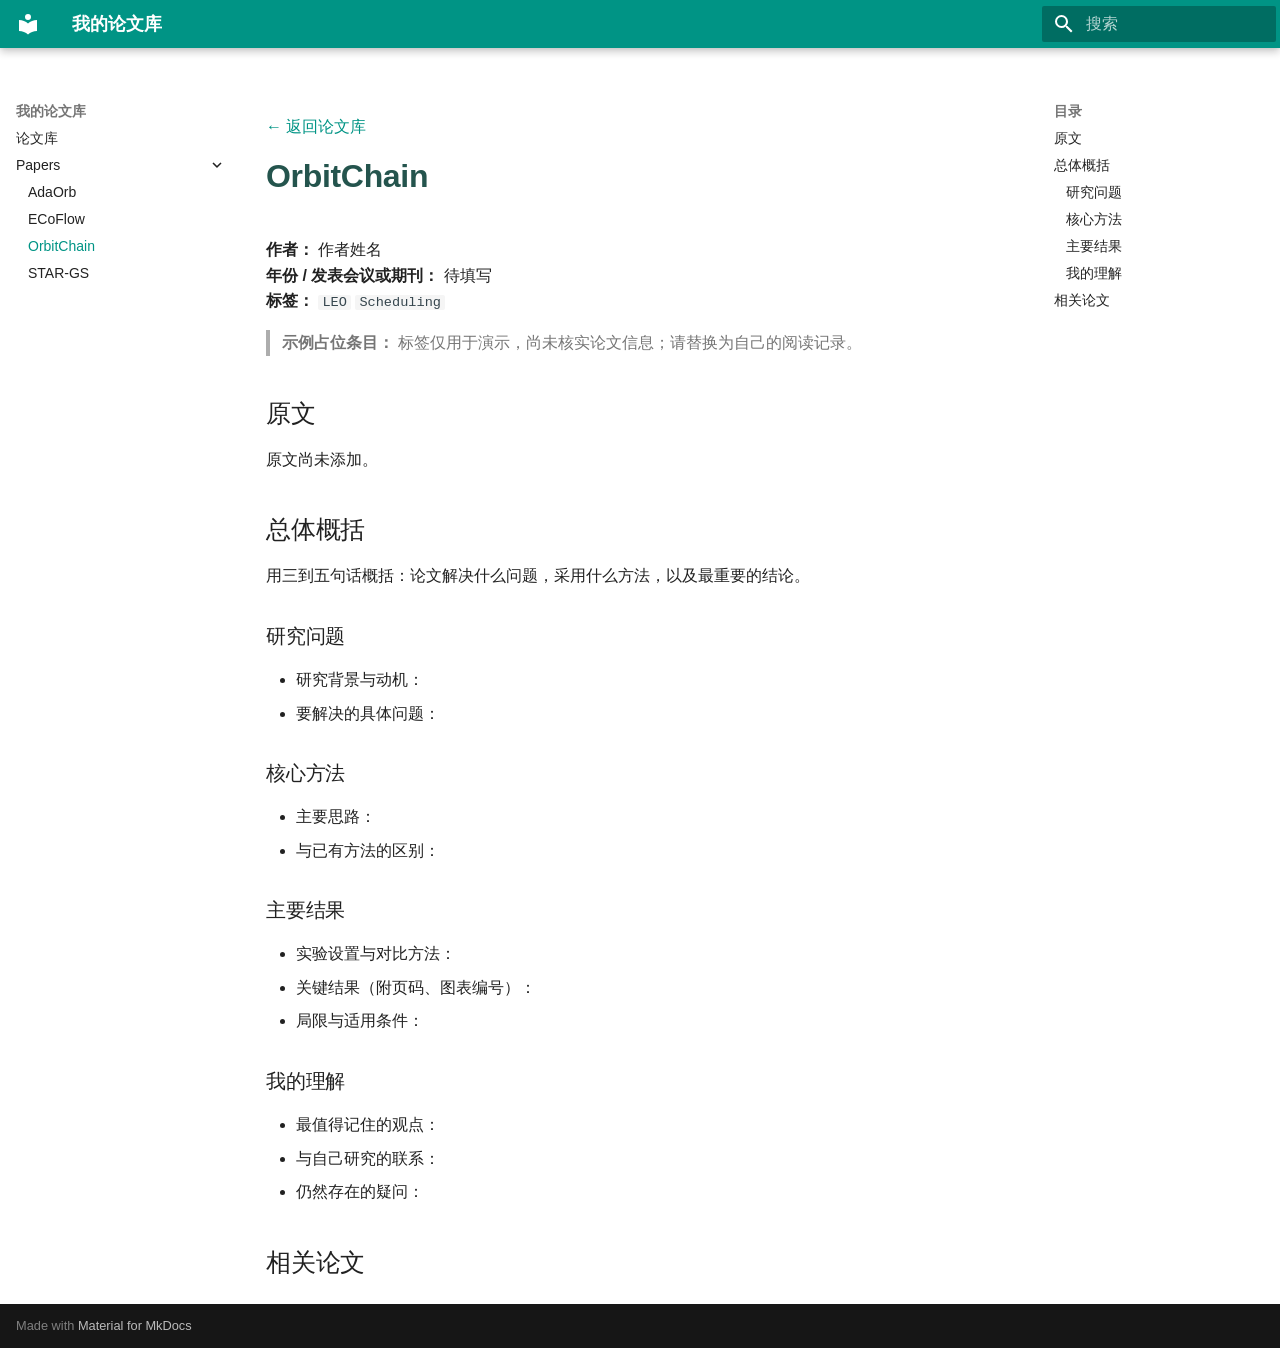
<file: site/papers/orbitchain.html>
<!doctype html>
<html lang="zh" class="no-js">
  <head>
    
      <meta charset="utf-8">
      <meta name="viewport" content="width=device-width,initial-scale=1">
      
        <meta name="description" content="论文概括、笔记与原文">
      
      
      
      
        <link rel="prev" href="ecoflow.html">
      
      
        <link rel="next" href="star-gs.html">
      
      
        
      
      
      <link rel="icon" href="../assets/images/favicon.png">
      <meta name="generator" content="mkdocs-1.6.1, mkdocs-material-9.8.1">
    
    
      
        <title>OrbitChain - 我的论文库</title>
      
    
    
      <link rel="stylesheet" href="../assets/stylesheets/main.57a0d79d.min.css">
      
        
        <link rel="stylesheet" href="../assets/stylesheets/palette.fb2fffe2.min.css">
      
      


    
    
      
    
    
      
    
    
      <link rel="stylesheet" href="../assets/library.css">
    
    <script>__md_scope=new URL("..",location),__md_hash=e=>[...e].reduce(((e,_)=>(e<<5)-e+_.charCodeAt(0)),0),__md_get=(e,_=localStorage,t=__md_scope)=>JSON.parse(_.getItem(t.pathname+"."+e)),__md_set=(e,_,t=localStorage,a=__md_scope)=>{try{t.setItem(a.pathname+"."+e,JSON.stringify(_))}catch(e){}}</script>
    
      

    
    
  </head>
  
  
    
    
    
    
    
    <body dir="ltr" data-md-color-scheme="default" data-md-color-primary="teal" data-md-color-accent="indigo">
  
    
    <input class="md-toggle" data-md-toggle="drawer" type="checkbox" id="__drawer" autocomplete="off">
    <input class="md-toggle" data-md-toggle="search" type="checkbox" id="__search" autocomplete="off">
    <label class="md-overlay" for="__drawer"></label>
    <div data-md-component="skip">
      
        
        <a href="#orbitchain" class="md-skip">
          跳转至
        </a>
      
    </div>
    <div data-md-component="announce">
      
    </div>
    
    
      

  

<header class="md-header md-header--shadow" data-md-component="header">
  <nav class="md-header__inner md-grid" aria-label="页眉">
    <a href="../index.html" title="我的论文库" class="md-header__button md-logo" aria-label="我的论文库" data-md-component="logo">
      
  
  <svg xmlns="http://www.w3.org/2000/svg" viewBox="0 0 24 24"><path d="M12 8a3 3 0 0 0 3-3 3 3 0 0 0-3-3 3 3 0 0 0-3 3 3 3 0 0 0 3 3m0 3.54C9.64 9.35 6.5 8 3 8v11c3.5 0 6.64 1.35 9 3.54 2.36-2.19 5.5-3.54 9-3.54V8c-3.5 0-6.64 1.35-9 3.54"/></svg>

    </a>
    <label class="md-header__button md-icon" for="__drawer">
      
      <svg xmlns="http://www.w3.org/2000/svg" viewBox="0 0 24 24"><path d="M3 6h18v2H3zm0 5h18v2H3zm0 5h18v2H3z"/></svg>
    </label>
    <div class="md-header__title" data-md-component="header-title">
      <div class="md-header__ellipsis">
        <div class="md-header__topic">
          <span class="md-ellipsis">
            我的论文库
          </span>
        </div>
        <div class="md-header__topic" data-md-component="header-topic">
          <span class="md-ellipsis">
            
              OrbitChain
            
          </span>
        </div>
      </div>
    </div>
    
      
    
    
    
    
      
      
        <label class="md-header__button md-icon" for="__search">
          
          <svg xmlns="http://www.w3.org/2000/svg" viewBox="0 0 24 24"><path d="M9.5 3A6.5 6.5 0 0 1 16 9.5c0 1.61-.59 3.09-1.56 4.23l.27.27h.79l5 5-1.5 1.5-5-5v-.79l-.27-.27A6.52 6.52 0 0 1 9.5 16 6.5 6.5 0 0 1 3 9.5 6.5 6.5 0 0 1 9.5 3m0 2C7 5 5 7 5 9.5S7 14 9.5 14 14 12 14 9.5 12 5 9.5 5"/></svg>
        </label>
        <div class="md-search" data-md-component="search" role="dialog">
  <label class="md-search__overlay" for="__search"></label>
  <div class="md-search__inner" role="search">
    <form class="md-search__form" name="search">
      <input type="text" class="md-search__input" name="query" aria-label="搜索" placeholder="搜索" autocapitalize="off" autocorrect="off" autocomplete="off" spellcheck="false" data-md-component="search-query" required>
      <label class="md-search__icon md-icon" for="__search">
        
        <svg xmlns="http://www.w3.org/2000/svg" viewBox="0 0 24 24"><path d="M9.5 3A6.5 6.5 0 0 1 16 9.5c0 1.61-.59 3.09-1.56 4.23l.27.27h.79l5 5-1.5 1.5-5-5v-.79l-.27-.27A6.52 6.52 0 0 1 9.5 16 6.5 6.5 0 0 1 3 9.5 6.5 6.5 0 0 1 9.5 3m0 2C7 5 5 7 5 9.5S7 14 9.5 14 14 12 14 9.5 12 5 9.5 5"/></svg>
        
        <svg xmlns="http://www.w3.org/2000/svg" viewBox="0 0 24 24"><path d="M20 11v2H8l5.5 5.5-1.42 1.42L4.16 12l7.92-7.92L13.5 5.5 8 11z"/></svg>
      </label>
      <nav class="md-search__options" aria-label="查找">
        
        <button type="reset" class="md-search__icon md-icon" title="清空当前内容" aria-label="清空当前内容" tabindex="-1">
          
          <svg xmlns="http://www.w3.org/2000/svg" viewBox="0 0 24 24"><path d="M19 6.41 17.59 5 12 10.59 6.41 5 5 6.41 10.59 12 5 17.59 6.41 19 12 13.41 17.59 19 19 17.59 13.41 12z"/></svg>
        </button>
      </nav>
      
    </form>
    <div class="md-search__output">
      <div class="md-search__scrollwrap" tabindex="0" data-md-scrollfix>
        <div class="md-search-result" data-md-component="search-result">
          <div class="md-search-result__meta">
            正在初始化搜索引擎
          </div>
          <ol class="md-search-result__list" role="presentation"></ol>
        </div>
      </div>
    </div>
  </div>
</div>
      
    
    
  </nav>
  
</header>
    
    <div class="md-container" data-md-component="container">
      
      
        
          
        
      
      <main class="md-main" data-md-component="main">
        <div class="md-main__inner md-grid">
          
            
              
              <div class="md-sidebar md-sidebar--primary" data-md-component="sidebar" data-md-type="navigation" >
                <div class="md-sidebar__scrollwrap">
                  <div class="md-sidebar__inner">
                    



<nav class="md-nav md-nav--primary" aria-label="导航栏" data-md-level="0">
  <label class="md-nav__title" for="__drawer">
    <a href="../index.html" title="我的论文库" class="md-nav__button md-logo" aria-label="我的论文库" data-md-component="logo">
      
  
  <svg xmlns="http://www.w3.org/2000/svg" viewBox="0 0 24 24"><path d="M12 8a3 3 0 0 0 3-3 3 3 0 0 0-3-3 3 3 0 0 0-3 3 3 3 0 0 0 3 3m0 3.54C9.64 9.35 6.5 8 3 8v11c3.5 0 6.64 1.35 9 3.54 2.36-2.19 5.5-3.54 9-3.54V8c-3.5 0-6.64 1.35-9 3.54"/></svg>

    </a>
    我的论文库
  </label>
  
  <ul class="md-nav__list" data-md-scrollfix>
    
      
      
  
  
  
  
    <li class="md-nav__item">
      <a href="../index.html" class="md-nav__link">
        
  
  
  <span class="md-ellipsis">
    
  
    论文库
  

    
  </span>
  
  

      </a>
    </li>
  

    
      
      
  
  
    
  
  
  
    
    
    
    
    
    <li class="md-nav__item md-nav__item--active md-nav__item--nested">
      
        
        
        <input class="md-nav__toggle md-toggle " type="checkbox" id="__nav_2" checked>
        
          
          <label class="md-nav__link" for="__nav_2" id="__nav_2_label" tabindex="0">
            
  
  
  <span class="md-ellipsis">
    
  
    Papers
  

    
  </span>
  
  

            <span class="md-nav__icon md-icon"></span>
          </label>
        
        <nav class="md-nav" data-md-level="1" aria-labelledby="__nav_2_label" aria-expanded="true">
          <label class="md-nav__title" for="__nav_2">
            <span class="md-nav__icon md-icon"></span>
            
  
    Papers
  

          </label>
          <ul class="md-nav__list" data-md-scrollfix>
            
              
                
  
  
  
  
    <li class="md-nav__item">
      <a href="adaorb.html" class="md-nav__link">
        
  
  
  <span class="md-ellipsis">
    
  
    AdaOrb
  

    
  </span>
  
  

      </a>
    </li>
  

              
            
              
                
  
  
  
  
    <li class="md-nav__item">
      <a href="ecoflow.html" class="md-nav__link">
        
  
  
  <span class="md-ellipsis">
    
  
    ECoFlow
  

    
  </span>
  
  

      </a>
    </li>
  

              
            
              
                
  
  
    
  
  
  
    <li class="md-nav__item md-nav__item--active">
      
      <input class="md-nav__toggle md-toggle" type="checkbox" id="__toc">
      
      
        
      
      
        <label class="md-nav__link md-nav__link--active" for="__toc">
          
  
  
  <span class="md-ellipsis">
    
  
    OrbitChain
  

    
  </span>
  
  

          <span class="md-nav__icon md-icon"></span>
        </label>
      
      <a href="orbitchain.html" class="md-nav__link md-nav__link--active">
        
  
  
  <span class="md-ellipsis">
    
  
    OrbitChain
  

    
  </span>
  
  

      </a>
      
        

<nav class="md-nav md-nav--secondary" aria-label="目录">
  
  
  
    
  
  
    <label class="md-nav__title" for="__toc">
      <span class="md-nav__icon md-icon"></span>
      目录
    </label>
    <ul class="md-nav__list" data-md-component="toc" data-md-scrollfix>
      
        <li class="md-nav__item">
  <a href="#_1" class="md-nav__link">
    <span class="md-ellipsis">
      
        原文
      
    </span>
  </a>
  
</li>
      
        <li class="md-nav__item">
  <a href="#_2" class="md-nav__link">
    <span class="md-ellipsis">
      
        总体概括
      
    </span>
  </a>
  
    <nav class="md-nav" aria-label="总体概括">
      <ul class="md-nav__list">
        
          <li class="md-nav__item">
  <a href="#_3" class="md-nav__link">
    <span class="md-ellipsis">
      
        研究问题
      
    </span>
  </a>
  
</li>
        
          <li class="md-nav__item">
  <a href="#_4" class="md-nav__link">
    <span class="md-ellipsis">
      
        核心方法
      
    </span>
  </a>
  
</li>
        
          <li class="md-nav__item">
  <a href="#_5" class="md-nav__link">
    <span class="md-ellipsis">
      
        主要结果
      
    </span>
  </a>
  
</li>
        
          <li class="md-nav__item">
  <a href="#_6" class="md-nav__link">
    <span class="md-ellipsis">
      
        我的理解
      
    </span>
  </a>
  
</li>
        
      </ul>
    </nav>
  
</li>
      
        <li class="md-nav__item">
  <a href="#_7" class="md-nav__link">
    <span class="md-ellipsis">
      
        相关论文
      
    </span>
  </a>
  
</li>
      
    </ul>
  
</nav>
      
    </li>
  

              
            
              
                
  
  
  
  
    <li class="md-nav__item">
      <a href="star-gs.html" class="md-nav__link">
        
  
  
  <span class="md-ellipsis">
    
  
    STAR-GS
  

    
  </span>
  
  

      </a>
    </li>
  

              
            
          </ul>
        </nav>
      
    </li>
  

    
  </ul>
</nav>
                  </div>
                </div>
              </div>
            
            
              
              <div class="md-sidebar md-sidebar--secondary" data-md-component="sidebar" data-md-type="toc" >
                <div class="md-sidebar__scrollwrap">
                  <div class="md-sidebar__inner">
                    

<nav class="md-nav md-nav--secondary" aria-label="目录">
  
  
  
    
  
  
    <label class="md-nav__title" for="__toc">
      <span class="md-nav__icon md-icon"></span>
      目录
    </label>
    <ul class="md-nav__list" data-md-component="toc" data-md-scrollfix>
      
        <li class="md-nav__item">
  <a href="#_1" class="md-nav__link">
    <span class="md-ellipsis">
      
        原文
      
    </span>
  </a>
  
</li>
      
        <li class="md-nav__item">
  <a href="#_2" class="md-nav__link">
    <span class="md-ellipsis">
      
        总体概括
      
    </span>
  </a>
  
    <nav class="md-nav" aria-label="总体概括">
      <ul class="md-nav__list">
        
          <li class="md-nav__item">
  <a href="#_3" class="md-nav__link">
    <span class="md-ellipsis">
      
        研究问题
      
    </span>
  </a>
  
</li>
        
          <li class="md-nav__item">
  <a href="#_4" class="md-nav__link">
    <span class="md-ellipsis">
      
        核心方法
      
    </span>
  </a>
  
</li>
        
          <li class="md-nav__item">
  <a href="#_5" class="md-nav__link">
    <span class="md-ellipsis">
      
        主要结果
      
    </span>
  </a>
  
</li>
        
          <li class="md-nav__item">
  <a href="#_6" class="md-nav__link">
    <span class="md-ellipsis">
      
        我的理解
      
    </span>
  </a>
  
</li>
        
      </ul>
    </nav>
  
</li>
      
        <li class="md-nav__item">
  <a href="#_7" class="md-nav__link">
    <span class="md-ellipsis">
      
        相关论文
      
    </span>
  </a>
  
</li>
      
    </ul>
  
</nav>
                  </div>
                </div>
              </div>
            
          
          
            <div class="md-content" data-md-component="content">
              
              <article class="md-content__inner md-typeset">
                
                  



<p><a href="../index.html">← 返回论文库</a></p>
<h1 id="orbitchain">OrbitChain</h1>
<p><strong>作者：</strong> 作者姓名<br />
<strong>年份 / 发表会议或期刊：</strong> 待填写<br />
<strong>标签：</strong> <code>LEO</code> <code>Scheduling</code></p>
<blockquote>
<p><strong>示例占位条目：</strong> 标签仅用于演示，尚未核实论文信息；请替换为自己的阅读记录。</p>
</blockquote>
<h2 id="_1">原文</h2>
<!-- 将下面的链接示例取消注释并替换成实际地址；不需要的可以删除。 -->
<!-- [打开 PDF](../pdfs/your-paper.pdf) · [论文网页](https://example.org/paper) -->

<p>原文尚未添加。</p>
<h2 id="_2">总体概括</h2>
<p>用三到五句话概括：论文解决什么问题，采用什么方法，以及最重要的结论。</p>
<h3 id="_3">研究问题</h3>
<ul>
<li>研究背景与动机：</li>
<li>要解决的具体问题：</li>
</ul>
<h3 id="_4">核心方法</h3>
<ul>
<li>主要思路：</li>
<li>与已有方法的区别：</li>
</ul>
<h3 id="_5">主要结果</h3>
<ul>
<li>实验设置与对比方法：</li>
<li>关键结果（附页码、图表编号）：</li>
<li>局限与适用条件：</li>
</ul>
<h3 id="_6">我的理解</h3>
<ul>
<li>最值得记住的观点：</li>
<li>与自己研究的联系：</li>
<li>仍然存在的疑问：</li>
</ul>
<h2 id="_7">相关论文</h2>
<!-- 例如：[另一篇论文](other-paper.md) -->







  
  






                
              </article>
            </div>
          
          
<script>var target=document.getElementById(location.hash.slice(1));target&&target.name&&(target.checked=target.name.startsWith("__tabbed_"))</script>
        </div>
        
      </main>
      
        <footer class="md-footer">
  
  <div class="md-footer-meta md-typeset">
    <div class="md-footer-meta__inner md-grid">
      <div class="md-copyright">
  
  
    Made with
    <a href="https://squidfunk.github.io/mkdocs-material/" target="_blank" rel="noopener">
      Material for MkDocs
    </a>
  
</div>
      
    </div>
  </div>
</footer>
      
    </div>
    <div class="md-dialog" data-md-component="dialog">
      <div class="md-dialog__inner md-typeset"></div>
    </div>
    
    
    
      
      
      <script id="__config" type="application/json">{"annotate": null, "base": "..", "features": [], "search": "../assets/javascripts/workers/search.a7633da7.min.js", "tags": null, "translations": {"clipboard.copied": "\u5df2\u590d\u5236", "clipboard.copy": "\u590d\u5236", "search.result.more.one": "\u5728\u8be5\u9875\u4e0a\u8fd8\u6709 1 \u4e2a\u7b26\u5408\u6761\u4ef6\u7684\u7ed3\u679c", "search.result.more.other": "\u5728\u8be5\u9875\u4e0a\u8fd8\u6709 # \u4e2a\u7b26\u5408\u6761\u4ef6\u7684\u7ed3\u679c", "search.result.none": "\u6ca1\u6709\u627e\u5230\u7b26\u5408\u6761\u4ef6\u7684\u7ed3\u679c", "search.result.one": "\u627e\u5230 1 \u4e2a\u7b26\u5408\u6761\u4ef6\u7684\u7ed3\u679c", "search.result.other": "# \u4e2a\u7b26\u5408\u6761\u4ef6\u7684\u7ed3\u679c", "search.result.placeholder": "\u952e\u5165\u4ee5\u5f00\u59cb\u641c\u7d22", "search.result.term.missing": "\u7f3a\u5c11", "select.version": "\u9009\u62e9\u5f53\u524d\u7248\u672c"}, "version": null}</script>
    
    
      <script src="../assets/javascripts/bundle.a5f9d56c.min.js"></script>
      
        <script src="../assets/library.js"></script>
      
    
  </body>
</html>
</file>
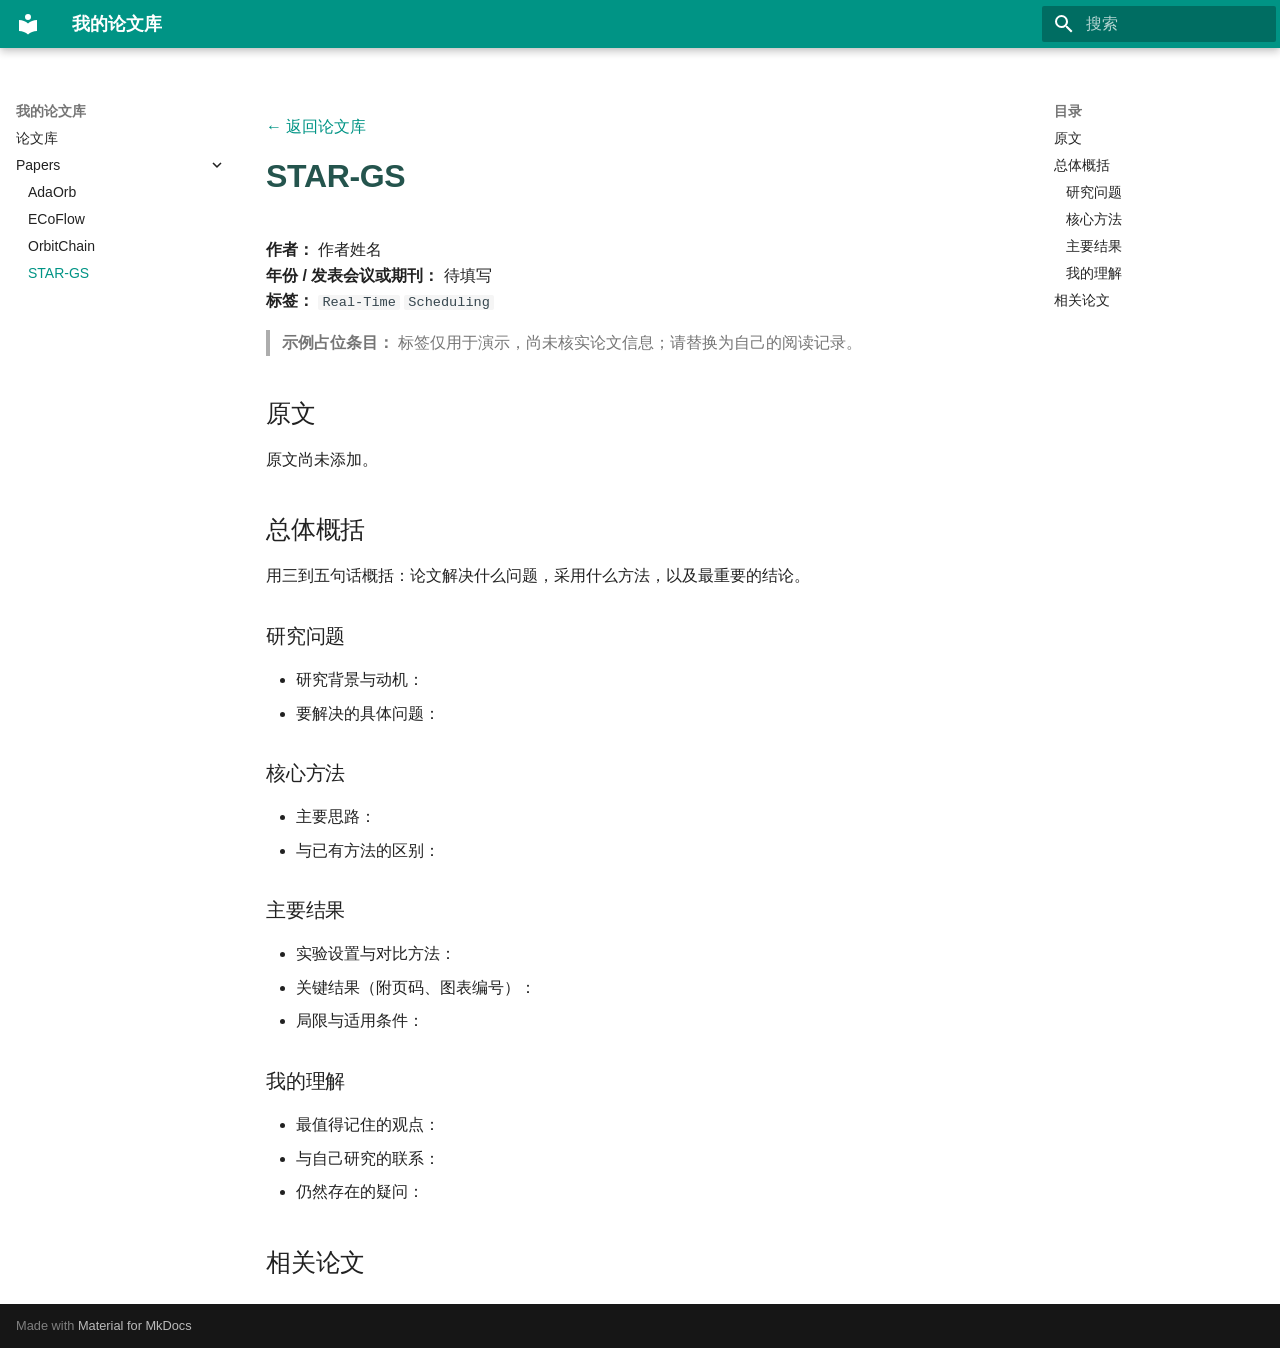
<file: site/papers/star-gs.html>
<!doctype html>
<html lang="zh" class="no-js">
  <head>
    
      <meta charset="utf-8">
      <meta name="viewport" content="width=device-width,initial-scale=1">
      
        <meta name="description" content="论文概括、笔记与原文">
      
      
      
      
        <link rel="prev" href="orbitchain.html">
      
      
      
        
      
      
      <link rel="icon" href="../assets/images/favicon.png">
      <meta name="generator" content="mkdocs-1.6.1, mkdocs-material-9.8.1">
    
    
      
        <title>STAR-GS - 我的论文库</title>
      
    
    
      <link rel="stylesheet" href="../assets/stylesheets/main.57a0d79d.min.css">
      
        
        <link rel="stylesheet" href="../assets/stylesheets/palette.fb2fffe2.min.css">
      
      


    
    
      
    
    
      
    
    
      <link rel="stylesheet" href="../assets/library.css">
    
    <script>__md_scope=new URL("..",location),__md_hash=e=>[...e].reduce(((e,_)=>(e<<5)-e+_.charCodeAt(0)),0),__md_get=(e,_=localStorage,t=__md_scope)=>JSON.parse(_.getItem(t.pathname+"."+e)),__md_set=(e,_,t=localStorage,a=__md_scope)=>{try{t.setItem(a.pathname+"."+e,JSON.stringify(_))}catch(e){}}</script>
    
      

    
    
  </head>
  
  
    
    
    
    
    
    <body dir="ltr" data-md-color-scheme="default" data-md-color-primary="teal" data-md-color-accent="indigo">
  
    
    <input class="md-toggle" data-md-toggle="drawer" type="checkbox" id="__drawer" autocomplete="off">
    <input class="md-toggle" data-md-toggle="search" type="checkbox" id="__search" autocomplete="off">
    <label class="md-overlay" for="__drawer"></label>
    <div data-md-component="skip">
      
        
        <a href="#star-gs" class="md-skip">
          跳转至
        </a>
      
    </div>
    <div data-md-component="announce">
      
    </div>
    
    
      

  

<header class="md-header md-header--shadow" data-md-component="header">
  <nav class="md-header__inner md-grid" aria-label="页眉">
    <a href="../index.html" title="我的论文库" class="md-header__button md-logo" aria-label="我的论文库" data-md-component="logo">
      
  
  <svg xmlns="http://www.w3.org/2000/svg" viewBox="0 0 24 24"><path d="M12 8a3 3 0 0 0 3-3 3 3 0 0 0-3-3 3 3 0 0 0-3 3 3 3 0 0 0 3 3m0 3.54C9.64 9.35 6.5 8 3 8v11c3.5 0 6.64 1.35 9 3.54 2.36-2.19 5.5-3.54 9-3.54V8c-3.5 0-6.64 1.35-9 3.54"/></svg>

    </a>
    <label class="md-header__button md-icon" for="__drawer">
      
      <svg xmlns="http://www.w3.org/2000/svg" viewBox="0 0 24 24"><path d="M3 6h18v2H3zm0 5h18v2H3zm0 5h18v2H3z"/></svg>
    </label>
    <div class="md-header__title" data-md-component="header-title">
      <div class="md-header__ellipsis">
        <div class="md-header__topic">
          <span class="md-ellipsis">
            我的论文库
          </span>
        </div>
        <div class="md-header__topic" data-md-component="header-topic">
          <span class="md-ellipsis">
            
              STAR-GS
            
          </span>
        </div>
      </div>
    </div>
    
      
    
    
    
    
      
      
        <label class="md-header__button md-icon" for="__search">
          
          <svg xmlns="http://www.w3.org/2000/svg" viewBox="0 0 24 24"><path d="M9.5 3A6.5 6.5 0 0 1 16 9.5c0 1.61-.59 3.09-1.56 4.23l.27.27h.79l5 5-1.5 1.5-5-5v-.79l-.27-.27A6.52 6.52 0 0 1 9.5 16 6.5 6.5 0 0 1 3 9.5 6.5 6.5 0 0 1 9.5 3m0 2C7 5 5 7 5 9.5S7 14 9.5 14 14 12 14 9.5 12 5 9.5 5"/></svg>
        </label>
        <div class="md-search" data-md-component="search" role="dialog">
  <label class="md-search__overlay" for="__search"></label>
  <div class="md-search__inner" role="search">
    <form class="md-search__form" name="search">
      <input type="text" class="md-search__input" name="query" aria-label="搜索" placeholder="搜索" autocapitalize="off" autocorrect="off" autocomplete="off" spellcheck="false" data-md-component="search-query" required>
      <label class="md-search__icon md-icon" for="__search">
        
        <svg xmlns="http://www.w3.org/2000/svg" viewBox="0 0 24 24"><path d="M9.5 3A6.5 6.5 0 0 1 16 9.5c0 1.61-.59 3.09-1.56 4.23l.27.27h.79l5 5-1.5 1.5-5-5v-.79l-.27-.27A6.52 6.52 0 0 1 9.5 16 6.5 6.5 0 0 1 3 9.5 6.5 6.5 0 0 1 9.5 3m0 2C7 5 5 7 5 9.5S7 14 9.5 14 14 12 14 9.5 12 5 9.5 5"/></svg>
        
        <svg xmlns="http://www.w3.org/2000/svg" viewBox="0 0 24 24"><path d="M20 11v2H8l5.5 5.5-1.42 1.42L4.16 12l7.92-7.92L13.5 5.5 8 11z"/></svg>
      </label>
      <nav class="md-search__options" aria-label="查找">
        
        <button type="reset" class="md-search__icon md-icon" title="清空当前内容" aria-label="清空当前内容" tabindex="-1">
          
          <svg xmlns="http://www.w3.org/2000/svg" viewBox="0 0 24 24"><path d="M19 6.41 17.59 5 12 10.59 6.41 5 5 6.41 10.59 12 5 17.59 6.41 19 12 13.41 17.59 19 19 17.59 13.41 12z"/></svg>
        </button>
      </nav>
      
    </form>
    <div class="md-search__output">
      <div class="md-search__scrollwrap" tabindex="0" data-md-scrollfix>
        <div class="md-search-result" data-md-component="search-result">
          <div class="md-search-result__meta">
            正在初始化搜索引擎
          </div>
          <ol class="md-search-result__list" role="presentation"></ol>
        </div>
      </div>
    </div>
  </div>
</div>
      
    
    
  </nav>
  
</header>
    
    <div class="md-container" data-md-component="container">
      
      
        
          
        
      
      <main class="md-main" data-md-component="main">
        <div class="md-main__inner md-grid">
          
            
              
              <div class="md-sidebar md-sidebar--primary" data-md-component="sidebar" data-md-type="navigation" >
                <div class="md-sidebar__scrollwrap">
                  <div class="md-sidebar__inner">
                    



<nav class="md-nav md-nav--primary" aria-label="导航栏" data-md-level="0">
  <label class="md-nav__title" for="__drawer">
    <a href="../index.html" title="我的论文库" class="md-nav__button md-logo" aria-label="我的论文库" data-md-component="logo">
      
  
  <svg xmlns="http://www.w3.org/2000/svg" viewBox="0 0 24 24"><path d="M12 8a3 3 0 0 0 3-3 3 3 0 0 0-3-3 3 3 0 0 0-3 3 3 3 0 0 0 3 3m0 3.54C9.64 9.35 6.5 8 3 8v11c3.5 0 6.64 1.35 9 3.54 2.36-2.19 5.5-3.54 9-3.54V8c-3.5 0-6.64 1.35-9 3.54"/></svg>

    </a>
    我的论文库
  </label>
  
  <ul class="md-nav__list" data-md-scrollfix>
    
      
      
  
  
  
  
    <li class="md-nav__item">
      <a href="../index.html" class="md-nav__link">
        
  
  
  <span class="md-ellipsis">
    
  
    论文库
  

    
  </span>
  
  

      </a>
    </li>
  

    
      
      
  
  
    
  
  
  
    
    
    
    
    
    <li class="md-nav__item md-nav__item--active md-nav__item--nested">
      
        
        
        <input class="md-nav__toggle md-toggle " type="checkbox" id="__nav_2" checked>
        
          
          <label class="md-nav__link" for="__nav_2" id="__nav_2_label" tabindex="0">
            
  
  
  <span class="md-ellipsis">
    
  
    Papers
  

    
  </span>
  
  

            <span class="md-nav__icon md-icon"></span>
          </label>
        
        <nav class="md-nav" data-md-level="1" aria-labelledby="__nav_2_label" aria-expanded="true">
          <label class="md-nav__title" for="__nav_2">
            <span class="md-nav__icon md-icon"></span>
            
  
    Papers
  

          </label>
          <ul class="md-nav__list" data-md-scrollfix>
            
              
                
  
  
  
  
    <li class="md-nav__item">
      <a href="adaorb.html" class="md-nav__link">
        
  
  
  <span class="md-ellipsis">
    
  
    AdaOrb
  

    
  </span>
  
  

      </a>
    </li>
  

              
            
              
                
  
  
  
  
    <li class="md-nav__item">
      <a href="ecoflow.html" class="md-nav__link">
        
  
  
  <span class="md-ellipsis">
    
  
    ECoFlow
  

    
  </span>
  
  

      </a>
    </li>
  

              
            
              
                
  
  
  
  
    <li class="md-nav__item">
      <a href="orbitchain.html" class="md-nav__link">
        
  
  
  <span class="md-ellipsis">
    
  
    OrbitChain
  

    
  </span>
  
  

      </a>
    </li>
  

              
            
              
                
  
  
    
  
  
  
    <li class="md-nav__item md-nav__item--active">
      
      <input class="md-nav__toggle md-toggle" type="checkbox" id="__toc">
      
      
        
      
      
        <label class="md-nav__link md-nav__link--active" for="__toc">
          
  
  
  <span class="md-ellipsis">
    
  
    STAR-GS
  

    
  </span>
  
  

          <span class="md-nav__icon md-icon"></span>
        </label>
      
      <a href="star-gs.html" class="md-nav__link md-nav__link--active">
        
  
  
  <span class="md-ellipsis">
    
  
    STAR-GS
  

    
  </span>
  
  

      </a>
      
        

<nav class="md-nav md-nav--secondary" aria-label="目录">
  
  
  
    
  
  
    <label class="md-nav__title" for="__toc">
      <span class="md-nav__icon md-icon"></span>
      目录
    </label>
    <ul class="md-nav__list" data-md-component="toc" data-md-scrollfix>
      
        <li class="md-nav__item">
  <a href="#_1" class="md-nav__link">
    <span class="md-ellipsis">
      
        原文
      
    </span>
  </a>
  
</li>
      
        <li class="md-nav__item">
  <a href="#_2" class="md-nav__link">
    <span class="md-ellipsis">
      
        总体概括
      
    </span>
  </a>
  
    <nav class="md-nav" aria-label="总体概括">
      <ul class="md-nav__list">
        
          <li class="md-nav__item">
  <a href="#_3" class="md-nav__link">
    <span class="md-ellipsis">
      
        研究问题
      
    </span>
  </a>
  
</li>
        
          <li class="md-nav__item">
  <a href="#_4" class="md-nav__link">
    <span class="md-ellipsis">
      
        核心方法
      
    </span>
  </a>
  
</li>
        
          <li class="md-nav__item">
  <a href="#_5" class="md-nav__link">
    <span class="md-ellipsis">
      
        主要结果
      
    </span>
  </a>
  
</li>
        
          <li class="md-nav__item">
  <a href="#_6" class="md-nav__link">
    <span class="md-ellipsis">
      
        我的理解
      
    </span>
  </a>
  
</li>
        
      </ul>
    </nav>
  
</li>
      
        <li class="md-nav__item">
  <a href="#_7" class="md-nav__link">
    <span class="md-ellipsis">
      
        相关论文
      
    </span>
  </a>
  
</li>
      
    </ul>
  
</nav>
      
    </li>
  

              
            
          </ul>
        </nav>
      
    </li>
  

    
  </ul>
</nav>
                  </div>
                </div>
              </div>
            
            
              
              <div class="md-sidebar md-sidebar--secondary" data-md-component="sidebar" data-md-type="toc" >
                <div class="md-sidebar__scrollwrap">
                  <div class="md-sidebar__inner">
                    

<nav class="md-nav md-nav--secondary" aria-label="目录">
  
  
  
    
  
  
    <label class="md-nav__title" for="__toc">
      <span class="md-nav__icon md-icon"></span>
      目录
    </label>
    <ul class="md-nav__list" data-md-component="toc" data-md-scrollfix>
      
        <li class="md-nav__item">
  <a href="#_1" class="md-nav__link">
    <span class="md-ellipsis">
      
        原文
      
    </span>
  </a>
  
</li>
      
        <li class="md-nav__item">
  <a href="#_2" class="md-nav__link">
    <span class="md-ellipsis">
      
        总体概括
      
    </span>
  </a>
  
    <nav class="md-nav" aria-label="总体概括">
      <ul class="md-nav__list">
        
          <li class="md-nav__item">
  <a href="#_3" class="md-nav__link">
    <span class="md-ellipsis">
      
        研究问题
      
    </span>
  </a>
  
</li>
        
          <li class="md-nav__item">
  <a href="#_4" class="md-nav__link">
    <span class="md-ellipsis">
      
        核心方法
      
    </span>
  </a>
  
</li>
        
          <li class="md-nav__item">
  <a href="#_5" class="md-nav__link">
    <span class="md-ellipsis">
      
        主要结果
      
    </span>
  </a>
  
</li>
        
          <li class="md-nav__item">
  <a href="#_6" class="md-nav__link">
    <span class="md-ellipsis">
      
        我的理解
      
    </span>
  </a>
  
</li>
        
      </ul>
    </nav>
  
</li>
      
        <li class="md-nav__item">
  <a href="#_7" class="md-nav__link">
    <span class="md-ellipsis">
      
        相关论文
      
    </span>
  </a>
  
</li>
      
    </ul>
  
</nav>
                  </div>
                </div>
              </div>
            
          
          
            <div class="md-content" data-md-component="content">
              
              <article class="md-content__inner md-typeset">
                
                  



<p><a href="../index.html">← 返回论文库</a></p>
<h1 id="star-gs">STAR-GS</h1>
<p><strong>作者：</strong> 作者姓名<br />
<strong>年份 / 发表会议或期刊：</strong> 待填写<br />
<strong>标签：</strong> <code>Real-Time</code> <code>Scheduling</code></p>
<blockquote>
<p><strong>示例占位条目：</strong> 标签仅用于演示，尚未核实论文信息；请替换为自己的阅读记录。</p>
</blockquote>
<h2 id="_1">原文</h2>
<!-- 将下面的链接示例取消注释并替换成实际地址；不需要的可以删除。 -->
<!-- [打开 PDF](../pdfs/your-paper.pdf) · [论文网页](https://example.org/paper) -->

<p>原文尚未添加。</p>
<h2 id="_2">总体概括</h2>
<p>用三到五句话概括：论文解决什么问题，采用什么方法，以及最重要的结论。</p>
<h3 id="_3">研究问题</h3>
<ul>
<li>研究背景与动机：</li>
<li>要解决的具体问题：</li>
</ul>
<h3 id="_4">核心方法</h3>
<ul>
<li>主要思路：</li>
<li>与已有方法的区别：</li>
</ul>
<h3 id="_5">主要结果</h3>
<ul>
<li>实验设置与对比方法：</li>
<li>关键结果（附页码、图表编号）：</li>
<li>局限与适用条件：</li>
</ul>
<h3 id="_6">我的理解</h3>
<ul>
<li>最值得记住的观点：</li>
<li>与自己研究的联系：</li>
<li>仍然存在的疑问：</li>
</ul>
<h2 id="_7">相关论文</h2>
<!-- 例如：[另一篇论文](other-paper.md) -->







  
  






                
              </article>
            </div>
          
          
<script>var target=document.getElementById(location.hash.slice(1));target&&target.name&&(target.checked=target.name.startsWith("__tabbed_"))</script>
        </div>
        
      </main>
      
        <footer class="md-footer">
  
  <div class="md-footer-meta md-typeset">
    <div class="md-footer-meta__inner md-grid">
      <div class="md-copyright">
  
  
    Made with
    <a href="https://squidfunk.github.io/mkdocs-material/" target="_blank" rel="noopener">
      Material for MkDocs
    </a>
  
</div>
      
    </div>
  </div>
</footer>
      
    </div>
    <div class="md-dialog" data-md-component="dialog">
      <div class="md-dialog__inner md-typeset"></div>
    </div>
    
    
    
      
      
      <script id="__config" type="application/json">{"annotate": null, "base": "..", "features": [], "search": "../assets/javascripts/workers/search.a7633da7.min.js", "tags": null, "translations": {"clipboard.copied": "\u5df2\u590d\u5236", "clipboard.copy": "\u590d\u5236", "search.result.more.one": "\u5728\u8be5\u9875\u4e0a\u8fd8\u6709 1 \u4e2a\u7b26\u5408\u6761\u4ef6\u7684\u7ed3\u679c", "search.result.more.other": "\u5728\u8be5\u9875\u4e0a\u8fd8\u6709 # \u4e2a\u7b26\u5408\u6761\u4ef6\u7684\u7ed3\u679c", "search.result.none": "\u6ca1\u6709\u627e\u5230\u7b26\u5408\u6761\u4ef6\u7684\u7ed3\u679c", "search.result.one": "\u627e\u5230 1 \u4e2a\u7b26\u5408\u6761\u4ef6\u7684\u7ed3\u679c", "search.result.other": "# \u4e2a\u7b26\u5408\u6761\u4ef6\u7684\u7ed3\u679c", "search.result.placeholder": "\u952e\u5165\u4ee5\u5f00\u59cb\u641c\u7d22", "search.result.term.missing": "\u7f3a\u5c11", "select.version": "\u9009\u62e9\u5f53\u524d\u7248\u672c"}, "version": null}</script>
    
    
      <script src="../assets/javascripts/bundle.a5f9d56c.min.js"></script>
      
        <script src="../assets/library.js"></script>
      
    
  </body>
</html>
</file>
<file: site/assets/library.css>
.md-grid { max-width: 85rem; }
.md-typeset h1 { font-weight: 650; color: #24544d; }
.filters { display: flex; align-items: center; flex-wrap: wrap; gap: .6rem; margin: 1.5rem 0; }
.filters input, .filters select, .filters button { padding: .5rem .7rem; border: 1px solid #b5c9c2; border-radius: .25rem; background: white; color: #24443b; font: inherit; }
.filters input { min-width: 16rem; }
.filters button { cursor: pointer; }
.filters :focus-visible { outline: 2px solid teal; outline-offset: 2px; }
.md-typeset #library table { width: 100%; display: table; }
#library th:first-child { width: 55%; }
.tag { display: inline-block; padding: .12rem .5rem; margin: .15rem .35rem .15rem 0; border-radius: .25rem; background: #edf3ef; color: #365e50; font-size: .7rem; }
[hidden] { display: none !important; }
#results { color: #63766e; font-size: .7rem; }
</file>
<file: site/assets/stylesheets/main.57a0d79d.min.css>
@charset "UTF-8";html{box-sizing:border-box;-webkit-text-size-adjust:none;-moz-text-size-adjust:none;text-size-adjust:none}*,:after,:before{box-sizing:inherit}@media(prefers-reduced-motion){*,:after,:before{transition:none!important}}body{margin:0;-webkit-font-smoothing:antialiased;-moz-osx-font-smoothing:grayscale;--md-text-font-family:var(--md-text-font, _),
    -apple-system, BlinkMacSystemFont, Helvetica, Arial, sans-serif;--md-code-font-family:var(--md-code-font, _),
    SFMono-Regular, Consolas, Menlo, monospace}.md-typeset code:not(.focus-visible),a,button,input,label{-webkit-tap-highlight-color:transparent}a{color:inherit;text-decoration:none}hr{box-sizing:initial;display:block;height:.05rem;padding:0;overflow:visible;border:0}small{font-size:80%}sub,sup{line-height:1em}img{border-style:none}table{border-spacing:0;border-collapse:initial}td,th{font-weight:400;vertical-align:top}button{padding:0;margin:0;font-family:inherit;font-size:inherit;background:#0000;border:0}input{border:0;outline:none}:root{--md-primary-fg-color:#4051b5;--md-primary-fg-color--light:#5d6cc0;--md-primary-fg-color--dark:#303fa1;--md-primary-bg-color:#fff;--md-primary-bg-color--light:#ffffffb3;--md-accent-fg-color:#526cfe;--md-accent-fg-color--transparent:#526cfe1a;--md-accent-bg-color:#fff;--md-accent-bg-color--light:#ffffffb3;--md-typeset-table-sort-icon:url("data:image/svg+xml;charset=utf-8,<svg xmlns='http://www.w3.org/2000/svg' viewBox='0 0 24 24'><path d='m18 21-4-4h3V7h-3l4-4 4 4h-3v10h3M2 19v-2h10v2M2 13v-2h7v2M2 7V5h4v2z'/></svg>");--md-typeset-table-sort-icon--asc:url("data:image/svg+xml;charset=utf-8,<svg xmlns='http://www.w3.org/2000/svg' viewBox='0 0 24 24'><path d='M19 17h3l-4 4-4-4h3V3h2M2 17h10v2H2M6 5v2H2V5m0 6h7v2H2z'/></svg>");--md-typeset-table-sort-icon--desc:url("data:image/svg+xml;charset=utf-8,<svg xmlns='http://www.w3.org/2000/svg' viewBox='0 0 24 24'><path d='M19 7h3l-4-4-4 4h3v14h2M2 17h10v2H2M6 5v2H2V5m0 6h7v2H2z'/></svg>")}[data-md-color-scheme=default]{color-scheme:light}[data-md-color-scheme=default] img[src$="#gh-dark-mode-only"],[data-md-color-scheme=default] img[src$="#only-dark"]{display:none}:root,[data-md-color-scheme=default]{--md-hue:225deg;--md-default-fg-color:#000000de;--md-default-fg-color--light:#0000008a;--md-default-fg-color--lighter:#00000052;--md-default-fg-color--lightest:#00000012;--md-default-bg-color:#fff;--md-default-bg-color--light:#ffffffb3;--md-default-bg-color--lighter:#ffffff4d;--md-default-bg-color--lightest:#ffffff1f;--md-code-fg-color:#36464e;--md-code-bg-color:#f5f5f5;--md-code-bg-color--light:#f5f5f5b3;--md-code-bg-color--lighter:#f5f5f54d;--md-code-hl-color:#4287ff;--md-code-hl-color--light:#4287ff1a;--md-code-hl-number-color:#d52a2a;--md-code-hl-special-color:#db1457;--md-code-hl-function-color:#a846b9;--md-code-hl-constant-color:#6e59d9;--md-code-hl-keyword-color:#3f6ec6;--md-code-hl-string-color:#1c7d4d;--md-code-hl-name-color:var(--md-code-fg-color);--md-code-hl-operator-color:var(--md-default-fg-color--light);--md-code-hl-punctuation-color:var(--md-default-fg-color--light);--md-code-hl-comment-color:var(--md-default-fg-color--light);--md-code-hl-generic-color:var(--md-default-fg-color--light);--md-code-hl-variable-color:var(--md-default-fg-color--light);--md-typeset-color:var(--md-default-fg-color);--md-typeset-a-color:var(--md-primary-fg-color);--md-typeset-del-color:#f5503d26;--md-typeset-ins-color:#0bd57026;--md-typeset-kbd-color:#fafafa;--md-typeset-kbd-accent-color:#fff;--md-typeset-kbd-border-color:#b8b8b8;--md-typeset-mark-color:#ffff0080;--md-typeset-table-color:#0000001f;--md-typeset-table-color--light:#00000009;--md-admonition-fg-color:var(--md-default-fg-color);--md-admonition-bg-color:var(--md-default-bg-color);--md-warning-fg-color:#000000de;--md-warning-bg-color:#ff9;--md-footer-fg-color:#fff;--md-footer-fg-color--light:#ffffffb3;--md-footer-fg-color--lighter:#ffffff73;--md-footer-bg-color:#000000de;--md-footer-bg-color--dark:#00000052;--md-shadow-z1:0 0.2rem 0.5rem #0000000d,
    0 0 0.05rem #0000001a;--md-shadow-z2:0 0.2rem 0.5rem #0000001a,
    0 0 0.05rem #00000040;--md-shadow-z3:0 0.2rem 0.5rem #0003,
    0 0 0.05rem #00000059}.md-icon svg{display:block;width:1.2rem;height:1.2rem;fill:currentcolor}aside,body,input{font-family:var(--md-text-font-family);font-feature-settings:"kern","liga";color:var(--md-typeset-color)}code,kbd,pre{font-family:var(--md-code-font-family);font-feature-settings:"kern"}.md-typeset{font-size:.8rem;line-height:1.6;overflow-wrap:break-word;-webkit-print-color-adjust:exact;color-adjust:exact}@media print{.md-typeset{font-size:.68rem}.md-typeset code,.md-typeset kbd,.md-typeset pre{white-space:pre-wrap}}.md-typeset blockquote,.md-typeset dl,.md-typeset figure,.md-typeset ol,.md-typeset pre,.md-typeset ul{margin-top:1em;margin-bottom:1em}.md-typeset h1{margin:0 0 1.25em;font-size:2em;line-height:1.3;color:var(--md-default-fg-color--light)}.md-typeset h1,.md-typeset h2{font-weight:300;letter-spacing:-.01em}.md-typeset h2{margin:1.6em 0 .64em;font-size:1.5625em;line-height:1.4}.md-typeset h3{margin:1.6em 0 .8em;font-size:1.25em;font-weight:400;line-height:1.5;letter-spacing:-.01em}.md-typeset h2+h3{margin-top:.8em}.md-typeset h4{margin:1em 0;font-weight:700;letter-spacing:-.01em}.md-typeset h5,.md-typeset h6{margin:1.25em 0;font-size:.8em;font-weight:700;color:var(--md-default-fg-color--light);letter-spacing:-.01em}.md-typeset h5{text-transform:uppercase}.md-typeset h5 code{text-transform:none}.md-typeset hr{display:flow-root;margin:1.5em 0;border-bottom:.05rem solid var(--md-default-fg-color--lightest)}.md-typeset a{color:var(--md-typeset-a-color);word-break:break-word}.md-typeset a,.md-typeset a:before{transition:color 125ms}.md-typeset a:focus,.md-typeset a:hover{color:var(--md-accent-fg-color)}.md-typeset a:focus code,.md-typeset a:hover code{color:var(--md-accent-fg-color);background-color:var(--md-accent-fg-color--transparent)}.md-typeset a code{color:var(--md-typeset-a-color)}.md-typeset a.focus-visible{outline-color:var(--md-accent-fg-color);outline-offset:.2rem}.md-typeset code,.md-typeset kbd,.md-typeset pre{font-variant-ligatures:none;color:var(--md-code-fg-color);direction:ltr;transition:background-color 125ms}.md-typeset code{padding:0 .2941176471em;font-size:.85em;word-break:break-word;background-color:var(--md-code-bg-color);border-radius:.1rem;-webkit-box-decoration-break:clone;box-decoration-break:clone;transition:color 125ms,background-color 125ms}.md-typeset code:not(.focus-visible){outline:none}.md-typeset pre{position:relative;display:flow-root;line-height:1.4}.md-typeset pre>code{display:block;padding:.7720588235em 1.1764705882em;margin:0;overflow:auto;word-break:normal;touch-action:auto;scrollbar-color:var(--md-default-fg-color--lighter) #0000;scrollbar-width:thin;outline-color:var(--md-accent-fg-color);box-shadow:none;-webkit-box-decoration-break:slice;box-decoration-break:slice}.md-typeset pre>code:hover{scrollbar-color:var(--md-accent-fg-color) #0000}.md-typeset pre>code::-webkit-scrollbar{width:.2rem;height:.2rem}.md-typeset pre>code::-webkit-scrollbar-thumb{background-color:var(--md-default-fg-color--lighter)}.md-typeset pre>code::-webkit-scrollbar-thumb:hover{background-color:var(--md-accent-fg-color)}.md-typeset kbd{display:inline-block;padding:0 .6666666667em;font-size:.75em;color:var(--md-default-fg-color);word-break:break-word;vertical-align:text-top;background-color:var(--md-typeset-kbd-color);border-radius:.1rem;box-shadow:0 .1rem 0 .05rem var(--md-typeset-kbd-border-color),0 .1rem 0 var(--md-typeset-kbd-border-color),0 -.1rem .2rem var(--md-typeset-kbd-accent-color) inset}.md-typeset mark{color:inherit;word-break:break-word;background-color:var(--md-typeset-mark-color);-webkit-box-decoration-break:clone;box-decoration-break:clone}.md-typeset abbr{text-decoration:none;cursor:help}.md-typeset [data-preview],.md-typeset abbr{border-bottom:.05rem dotted var(--md-default-fg-color--light)}.md-typeset small{opacity:.75}[dir=ltr] .md-typeset sub,[dir=ltr] .md-typeset sup{margin-left:.078125em}[dir=rtl] .md-typeset sub,[dir=rtl] .md-typeset sup{margin-right:.078125em}[dir=ltr] .md-typeset blockquote{padding-left:.6rem;border-left:.2rem solid var(--md-default-fg-color--lighter)}[dir=rtl] .md-typeset blockquote{padding-right:.6rem;border-right:.2rem solid var(--md-default-fg-color--lighter)}.md-typeset blockquote{margin-left:0;margin-right:0;color:var(--md-default-fg-color--light)}.md-typeset ul{list-style-type:disc}.md-typeset ul[type]{list-style-type:revert-layer}[dir=ltr] .md-typeset ol,[dir=ltr] .md-typeset ol li ol,[dir=ltr] .md-typeset ol li ul,[dir=ltr] .md-typeset ul,[dir=ltr] .md-typeset ul li ol,[dir=ltr] .md-typeset ul li ul{margin-left:.625em}[dir=rtl] .md-typeset ol,[dir=rtl] .md-typeset ol li ol,[dir=rtl] .md-typeset ol li ul,[dir=rtl] .md-typeset ul,[dir=rtl] .md-typeset ul li ol,[dir=rtl] .md-typeset ul li ul{margin-right:.625em}.md-typeset ol,.md-typeset ul{padding:0}.md-typeset ol:not([hidden]),.md-typeset ul:not([hidden]){display:flow-root}.md-typeset ol ol,.md-typeset ul ol{list-style-type:lower-alpha}.md-typeset ol ol ol,.md-typeset ul ol ol{list-style-type:lower-roman}.md-typeset ol ol ol ol,.md-typeset ul ol ol ol{list-style-type:upper-alpha}.md-typeset ol ol ol ol ol,.md-typeset ul ol ol ol ol{list-style-type:upper-roman}.md-typeset ol[type],.md-typeset ul[type]{list-style-type:revert-layer}[dir=ltr] .md-typeset ol li,[dir=ltr] .md-typeset ul li{margin-left:1.25em}[dir=rtl] .md-typeset ol li,[dir=rtl] .md-typeset ul li{margin-right:1.25em}.md-typeset ol li,.md-typeset ul li{margin-bottom:.5em}.md-typeset ol li blockquote,.md-typeset ol li p,.md-typeset ul li blockquote,.md-typeset ul li p{margin:.5em 0}.md-typeset ol li:last-child,.md-typeset ul li:last-child{margin-bottom:0}.md-typeset ol li ol,.md-typeset ol li ul,.md-typeset ul li ol,.md-typeset ul li ul{margin-top:.5em;margin-bottom:.5em}[dir=ltr] .md-typeset dd{margin-left:1.875em}[dir=rtl] .md-typeset dd{margin-right:1.875em}.md-typeset dd{margin-top:1em;margin-bottom:1.5em}.md-typeset img,.md-typeset svg,.md-typeset video{max-width:100%;height:auto}.md-typeset img[align=left]{margin:1em 1em 1em 0}.md-typeset img[align=right]{margin:1em 0 1em 1em}.md-typeset img[align]:only-child{margin-top:0}.md-typeset figure{display:flow-root;width:fit-content;max-width:100%;margin:1em auto;text-align:center}.md-typeset figure img{display:block;margin:0 auto}.md-typeset figcaption{max-width:24rem;margin:1em auto;font-style:italic}.md-typeset iframe{max-width:100%}.md-typeset table:not([class]){display:inline-block;max-width:100%;overflow:auto;font-size:.64rem;touch-action:auto;background-color:var(--md-default-bg-color);border:.05rem solid var(--md-typeset-table-color);border-radius:.1rem}@media print{.md-typeset table:not([class]){display:table}}.md-typeset table:not([class])+*{margin-top:1.5em}.md-typeset table:not([class]) td>:first-child,.md-typeset table:not([class]) th>:first-child{margin-top:0}.md-typeset table:not([class]) td>:last-child,.md-typeset table:not([class]) th>:last-child{margin-bottom:0}.md-typeset table:not([class]) td:not([align]),.md-typeset table:not([class]) th:not([align]){text-align:left}[dir=rtl] .md-typeset table:not([class]) td:not([align]),[dir=rtl] .md-typeset table:not([class]) th:not([align]){text-align:right}.md-typeset table:not([class]) th{min-width:5rem;padding:.9375em 1.25em;font-weight:700;vertical-align:top}.md-typeset table:not([class]) td{padding:.9375em 1.25em;vertical-align:top;border-top:.05rem solid var(--md-typeset-table-color)}.md-typeset table:not([class]) tbody tr{transition:background-color 125ms}.md-typeset table:not([class]) tbody tr:hover{background-color:var(--md-typeset-table-color--light);box-shadow:0 .05rem 0 var(--md-default-bg-color) inset}.md-typeset table:not([class]) a{word-break:normal}.md-typeset table th[role=columnheader]{cursor:pointer}[dir=ltr] .md-typeset table th[role=columnheader]:after{margin-left:.5em}[dir=rtl] .md-typeset table th[role=columnheader]:after{margin-right:.5em}.md-typeset table th[role=columnheader]:after{display:inline-block;width:1.2em;height:1.2em;vertical-align:text-bottom;content:"";-webkit-mask-image:var(--md-typeset-table-sort-icon);mask-image:var(--md-typeset-table-sort-icon);-webkit-mask-repeat:no-repeat;mask-repeat:no-repeat;-webkit-mask-size:contain;mask-size:contain;transition:background-color 125ms}.md-typeset table th[role=columnheader]:hover:after{background-color:var(--md-default-fg-color--lighter)}.md-typeset table th[role=columnheader][aria-sort=ascending]:after{background-color:var(--md-default-fg-color--light);-webkit-mask-image:var(--md-typeset-table-sort-icon--asc);mask-image:var(--md-typeset-table-sort-icon--asc)}.md-typeset table th[role=columnheader][aria-sort=descending]:after{background-color:var(--md-default-fg-color--light);-webkit-mask-image:var(--md-typeset-table-sort-icon--desc);mask-image:var(--md-typeset-table-sort-icon--desc)}.md-typeset__scrollwrap{margin:1em -.8rem;overflow-x:auto;touch-action:auto}.md-typeset__table{display:inline-block;padding:0 .8rem;margin-bottom:.5em}@media print{.md-typeset__table{display:block}}html .md-typeset__table table{display:table;width:100%;margin:0;overflow:hidden}@media screen and (max-width:44.984375em){.md-content__inner>pre{margin:1em -.8rem}.md-content__inner>pre code{border-radius:0}}.md-typeset .md-author{position:relative;display:block;flex-shrink:0;width:1.6rem;height:1.6rem;overflow:hidden;border-radius:100%;transition:color 125ms,transform 125ms}.md-typeset .md-author img{display:block}.md-typeset .md-author--more{font-size:.6rem;font-weight:700;line-height:1.6rem;color:var(--md-default-fg-color--lighter);text-align:center;background:var(--md-default-fg-color--lightest)}.md-typeset .md-author--long{width:2.4rem;height:2.4rem}.md-typeset a.md-author{transform:scale(1)}.md-typeset a.md-author img{filter:grayscale(100%) opacity(75%);border-radius:100%;transition:filter 125ms}.md-typeset a.md-author:focus,.md-typeset a.md-author:hover{z-index:1;transform:scale(1.1)}.md-typeset a.md-author:focus img,.md-typeset a.md-author:hover img{filter:grayscale(0)}.md-banner{overflow:auto;color:var(--md-footer-fg-color);background-color:var(--md-footer-bg-color)}@media print{.md-banner{display:none}}.md-banner--warning{color:var(--md-warning-fg-color);background-color:var(--md-warning-bg-color)}.md-banner__inner{padding:0 .8rem;margin:.6rem auto;font-size:.7rem}[dir=ltr] .md-banner__button{float:right}[dir=rtl] .md-banner__button{float:left}.md-banner__button{color:inherit;cursor:pointer;transition:opacity .25s}.no-js .md-banner__button{display:none}.md-banner__button:hover{opacity:.7}html{height:100%;overflow-x:hidden;font-size:125%}@media screen and (min-width:100em){html{font-size:137.5%}}@media screen and (min-width:125em){html{font-size:150%}}body{position:relative;display:flex;flex-direction:column;width:100%;min-height:100%;font-size:.5rem;background-color:var(--md-default-bg-color)}@media print{body{display:block}}@media screen and (max-width:59.984375em){body[data-md-scrolllock]{position:fixed}}.md-grid{max-width:61rem;margin-left:auto;margin-right:auto}.md-container{display:flex;flex-grow:1;flex-direction:column}@media print{.md-container{display:block}}.md-main{flex-grow:1}.md-main__inner{display:flex;height:100%;margin-top:1.5rem}.md-ellipsis{overflow:hidden;text-overflow:ellipsis}.md-toggle{display:none}.md-option{position:absolute;width:0;height:0;opacity:0}.md-option:checked+label:not([hidden]){display:block}.md-option.focus-visible+label{outline-style:auto;outline-color:var(--md-accent-fg-color)}.md-skip{position:fixed;z-index:-1;padding:.3rem .5rem;margin:.5rem;font-size:.64rem;color:var(--md-default-bg-color);background-color:var(--md-default-fg-color);border-radius:.1rem;outline-color:var(--md-accent-fg-color);opacity:0;transform:translateY(.4rem)}.md-skip:focus{z-index:10;opacity:1;transition:transform .25s cubic-bezier(.4,0,.2,1),opacity 175ms 75ms;transform:translateY(0)}@page{margin:25mm}:root{--md-clipboard-icon:url("data:image/svg+xml;charset=utf-8,<svg xmlns='http://www.w3.org/2000/svg' viewBox='0 0 24 24'><path d='M19 21H8V7h11m0-2H8a2 2 0 0 0-2 2v14a2 2 0 0 0 2 2h11a2 2 0 0 0 2-2V7a2 2 0 0 0-2-2m-3-4H4a2 2 0 0 0-2 2v14h2V3h12z'/></svg>");--md-code-select-icon:url("data:image/svg+xml;charset=utf-8,<svg xmlns='http://www.w3.org/2000/svg' viewBox='0 0 24 24'><path d='M19 19h-4v2h4c1.1 0 2-.9 2-2v-4h-2m0-12h-4v2h4v4h2V5c0-1.1-.9-2-2-2M5 5h4V3H5c-1.1 0-2 .9-2 2v4h2m0 6H3v4c0 1.1.9 2 2 2h4v-2H5zm2-4h2v2H7zm4 0h2v2h-2zm4 0h2v2h-2zM7 7h2v2H7zm4 0h2v2h-2zm4 0h2v2h-2zm-8 8h2v2H7zm4 0h2v2h-2zm4 0h2v2h-2z'/></svg>");--md-code-copy-icon:url("data:image/svg+xml;charset=utf-8,<svg xmlns='http://www.w3.org/2000/svg' viewBox='0 0 24 24'><path d='M19 21H8V7h11m0-2H8a2 2 0 0 0-2 2v14a2 2 0 0 0 2 2h11a2 2 0 0 0 2-2V7a2 2 0 0 0-2-2m-3-4H4a2 2 0 0 0-2 2v14h2V3h12z'/></svg>")}.md-clipboard{z-index:1;width:1.5em;height:1.5em;color:var(--md-default-fg-color--lightest);cursor:pointer;border-radius:.1rem;outline-color:var(--md-accent-fg-color);outline-offset:.1rem;transition:color .25s}@media print{.md-clipboard{display:none}}.md-clipboard:not(.focus-visible){outline:none;-webkit-tap-highlight-color:transparent}:hover>.md-clipboard{color:var(--md-default-fg-color--light)}.md-clipboard:focus,.md-clipboard:hover{color:var(--md-accent-fg-color)}.md-clipboard:after{display:block;width:1.125em;height:1.125em;margin:0 auto;content:"";background-color:currentcolor;-webkit-mask-image:var(--md-clipboard-icon);mask-image:var(--md-clipboard-icon);-webkit-mask-repeat:no-repeat;mask-repeat:no-repeat;-webkit-mask-position:center;mask-position:center;-webkit-mask-size:contain;mask-size:contain}.md-clipboard--inline{cursor:pointer}.md-clipboard--inline code{transition:color .25s,background-color .25s}.md-clipboard--inline:focus code,.md-clipboard--inline:hover code{color:var(--md-accent-fg-color);background-color:var(--md-accent-fg-color--transparent)}.md-typeset .md-code__content{display:grid}.md-code__nav{position:absolute;top:.25em;right:.25em;z-index:1;display:flex;gap:.2rem;padding:.2rem;background-color:var(--md-code-bg-color--lighter);border-radius:.1rem;transition:background-color .25s}:hover>.md-code__nav{background-color:var(--md-code-bg-color--light)}.md-code__button{display:block;width:1.5em;height:1.5em;color:var(--md-default-fg-color--lightest);cursor:pointer;outline-color:var(--md-accent-fg-color);outline-offset:.1rem;transition:color .25s}:hover>*>.md-code__button{color:var(--md-default-fg-color--light)}.md-code__button.focus-visible,.md-code__button:hover{color:var(--md-accent-fg-color)}.md-code__button--active{color:var(--md-default-fg-color)!important}.md-code__button:after{display:block;width:1.125em;height:1.125em;margin:0 auto;content:"";background-color:currentcolor;-webkit-mask-repeat:no-repeat;mask-repeat:no-repeat;-webkit-mask-position:center;mask-position:center;-webkit-mask-size:contain;mask-size:contain}.md-code__button[data-md-type=select]:after{-webkit-mask-image:var(--md-code-select-icon);mask-image:var(--md-code-select-icon)}.md-code__button[data-md-type=copy]:after{-webkit-mask-image:var(--md-code-copy-icon);mask-image:var(--md-code-copy-icon)}@keyframes consent{0%{opacity:0;transform:translateY(100%)}to{opacity:1;transform:translateY(0)}}@keyframes overlay{0%{opacity:0}to{opacity:1}}.md-consent__overlay{position:fixed;top:0;z-index:5;width:100%;height:100%;background-color:#0000008a;-webkit-backdrop-filter:blur(.1rem);backdrop-filter:blur(.1rem);opacity:1;animation:overlay .25s both}.md-consent__inner{position:fixed;bottom:0;z-index:5;width:100%;max-height:100%;padding:0;overflow:auto;background-color:var(--md-default-bg-color);border:0;border-radius:.1rem;box-shadow:0 0 .2rem #0000001a,0 .2rem .4rem #0003;animation:consent .5s cubic-bezier(.1,.7,.1,1) both}.md-consent__form{padding:.8rem}.md-consent__settings{display:none;margin:1em 0}input:checked+.md-consent__settings{display:block}.md-consent__controls{margin-bottom:.8rem}.md-typeset .md-consent__controls .md-button{display:inline}@media screen and (max-width:44.984375em){.md-typeset .md-consent__controls .md-button{display:block;width:100%;margin-top:.4rem;text-align:center}}.md-consent label{cursor:pointer}.md-content{flex-grow:1;min-width:0}.md-content__inner{padding-top:.6rem;margin:0 .8rem 1.2rem}@media screen and (min-width:76.25em){[dir=ltr] .md-sidebar--primary:not([hidden])~.md-content>.md-content__inner,[dir=rtl] .md-sidebar--secondary:not([hidden])~.md-content>.md-content__inner{margin-left:1.2rem}[dir=ltr] .md-sidebar--secondary:not([hidden])~.md-content>.md-content__inner,[dir=rtl] .md-sidebar--primary:not([hidden])~.md-content>.md-content__inner{margin-right:1.2rem}}.md-content__inner:before{display:block;height:.4rem;content:""}.md-content__inner>:last-child{margin-bottom:0}[dir=ltr] .md-content__button{float:right;margin-left:.4rem}[dir=rtl] .md-content__button{float:left;margin-right:.4rem}.md-content__button{padding:0;margin:.4rem 0}@media print{.md-content__button{display:none}}.md-typeset .md-content__button{color:var(--md-default-fg-color--lighter)}.md-content__button svg{display:inline;vertical-align:top}[dir=rtl] .md-content__button svg{transform:scaleX(-1)}[dir=ltr] .md-dialog{right:.8rem}[dir=rtl] .md-dialog{left:.8rem}.md-dialog{position:fixed;bottom:.8rem;z-index:4;min-width:11.1rem;padding:.4rem .6rem;pointer-events:none;background-color:var(--md-default-fg-color);border-radius:.1rem;box-shadow:var(--md-shadow-z3);opacity:0;transition:transform 0s .4s,opacity .4s;transform:translateY(100%)}@media print{.md-dialog{display:none}}.md-dialog--active{pointer-events:auto;opacity:1;transition:transform .4s cubic-bezier(.075,.85,.175,1),opacity .4s;transform:translateY(0)}.md-dialog__inner{font-size:.7rem;color:var(--md-default-bg-color)}.md-feedback{margin:2em 0 1em;text-align:center}.md-feedback fieldset{padding:0;margin:0;border:none}.md-feedback__title{margin:1em auto;font-weight:700}.md-feedback__inner{position:relative}.md-feedback__list{position:relative;display:flex;flex-wrap:wrap;place-content:baseline center}.md-feedback__list:hover .md-icon:not(:disabled){color:var(--md-default-fg-color--lighter)}:disabled .md-feedback__list{min-height:1.8rem}.md-feedback__icon{flex-shrink:0;margin:0 .1rem;color:var(--md-default-fg-color--light);cursor:pointer;transition:color 125ms}.md-feedback__icon:not(:disabled).md-icon:hover{color:var(--md-accent-fg-color)}.md-feedback__icon:disabled{color:var(--md-default-fg-color--lightest);pointer-events:none}.md-feedback__note{position:relative;opacity:0;transition:transform .4s cubic-bezier(.1,.7,.1,1),opacity .15s;transform:translateY(.4rem)}.md-feedback__note>*{max-width:16rem;margin:0 auto}:disabled .md-feedback__note{opacity:1;transform:translateY(0)}@media print{.md-feedback,.md-footer{display:none}}.md-footer{color:var(--md-footer-fg-color);background-color:var(--md-footer-bg-color)}.md-footer__inner{justify-content:space-between;padding:.2rem;overflow:auto}.md-footer__inner:not([hidden]){display:flex}.md-footer__link{display:flex;flex-grow:.01;align-items:end;max-width:100%;margin-top:1rem;margin-bottom:.4rem;overflow:hidden;outline-color:var(--md-accent-fg-color);transition:opacity .25s}.md-footer__link:focus,.md-footer__link:hover{opacity:.7}[dir=rtl] .md-footer__link svg{transform:scaleX(-1)}@media screen and (max-width:44.984375em){.md-footer__link--prev{flex-shrink:0}.md-footer__link--prev .md-footer__title{display:none}}[dir=ltr] .md-footer__link--next{margin-left:auto}.md-footer__link--next{text-align:right}[dir=rtl] .md-footer__link--next{margin-right:auto;text-align:left}.md-footer__title{flex-grow:1;max-width:calc(100% - 2.4rem);padding:0 1rem;margin-bottom:.7rem;font-size:.9rem;white-space:nowrap}.md-footer__button{padding:.4rem;margin:.2rem}.md-footer__direction{font-size:.64rem;opacity:.7}.md-footer-meta{background-color:var(--md-footer-bg-color--dark)}.md-footer-meta__inner{display:flex;flex-wrap:wrap;justify-content:space-between;padding:.2rem}html .md-footer-meta.md-typeset a{color:var(--md-footer-fg-color--light)}html .md-footer-meta.md-typeset a:focus,html .md-footer-meta.md-typeset a:hover{color:var(--md-footer-fg-color)}.md-copyright{width:100%;padding:.4rem 0;margin:auto .6rem;font-size:.64rem;color:var(--md-footer-fg-color--lighter)}.md-copyright__highlight{color:var(--md-footer-fg-color--light)}.md-social{display:inline-flex;gap:.2rem;padding:.2rem 0 .6rem;margin:0 .4rem}@media screen and (min-width:45em){.md-copyright{width:auto}.md-social{padding:.6rem 0}}.md-social__link{display:inline-block;width:1.6rem;height:1.6rem;text-align:center}.md-social__link:before{line-height:1.9}.md-social__link svg{max-height:.8rem;vertical-align:-25%;fill:currentcolor}.md-typeset .md-button{display:inline-block;padding:.625em 2em;font-weight:700;color:var(--md-primary-fg-color);cursor:pointer;border:.1rem solid;border-radius:.1rem;transition:color 125ms,background-color 125ms,border-color 125ms}.md-typeset .md-button--primary{color:var(--md-primary-bg-color);background-color:var(--md-primary-fg-color);border-color:var(--md-primary-fg-color)}.md-typeset .md-button:focus,.md-typeset .md-button:hover{color:var(--md-accent-bg-color);background-color:var(--md-accent-fg-color);border-color:var(--md-accent-fg-color)}[dir=ltr] .md-typeset .md-input,[dir=rtl] .md-typeset .md-input{border-top-left-radius:.1rem}[dir=ltr] .md-typeset .md-input,[dir=rtl] .md-typeset .md-input{border-top-right-radius:.1rem}.md-typeset .md-input{height:1.8rem;padding:0 .6rem;font-size:.8rem;border-bottom:.1rem solid var(--md-default-fg-color--lighter);box-shadow:var(--md-shadow-z1);transition:border .25s,box-shadow .25s}.md-typeset .md-input:focus,.md-typeset .md-input:hover{border-bottom-color:var(--md-accent-fg-color);box-shadow:var(--md-shadow-z2)}.md-typeset .md-input--stretch{width:100%}.md-header{position:sticky;left:0;right:0;top:0;z-index:4;display:block;color:var(--md-primary-bg-color);background-color:var(--md-primary-fg-color);box-shadow:0 0 .2rem #0000,0 .2rem .4rem #0000}@media print{.md-header{display:none}}.md-header[hidden]{transition:transform .25s cubic-bezier(.8,0,.6,1),box-shadow .25s;transform:translateY(-100%)}.md-header--shadow{box-shadow:0 0 .2rem #0000001a,0 .2rem .4rem #0003;transition:transform .25s cubic-bezier(.1,.7,.1,1),box-shadow .25s}.md-header__inner{display:flex;align-items:center;padding:0 .2rem}.md-header__button{position:relative;z-index:1;padding:.4rem;margin:.2rem;color:currentcolor;vertical-align:middle;cursor:pointer;outline-color:var(--md-accent-fg-color);transition:opacity .25s}.md-header__button:hover{opacity:.7}.md-header__button:not([hidden]){display:inline-block}.md-header__button:not(.focus-visible){outline:none;-webkit-tap-highlight-color:transparent}.md-header__button.md-logo{padding:.4rem;margin:.2rem}@media screen and (max-width:76.234375em){.md-header__button.md-logo{display:none}}.md-header__button.md-logo img,.md-header__button.md-logo svg{display:block;width:auto;height:1.2rem;fill:currentcolor}@media screen and (min-width:60em){.md-header__button[for=__search]{display:none}}.no-js .md-header__button[for=__search]{display:none}[dir=rtl] .md-header__button[for=__search] svg{transform:scaleX(-1)}@media screen and (min-width:76.25em){.md-header__button[for=__drawer]{display:none}}.md-header__topic{position:absolute;display:flex;max-width:100%;white-space:nowrap;transition:transform .4s cubic-bezier(.1,.7,.1,1),opacity .15s}.md-header__topic+.md-header__topic{z-index:-1;pointer-events:none;opacity:0;transition:transform .4s cubic-bezier(1,.7,.1,.1),opacity .15s;transform:translateX(1.25rem)}[dir=rtl] .md-header__topic+.md-header__topic{transform:translateX(-1.25rem)}.md-draft,.md-header__topic:first-child,.md-nav__title{font-weight:700}[dir=ltr] .md-header__title{margin-left:1rem;margin-right:.4rem}[dir=rtl] .md-header__title{margin-right:1rem;margin-left:.4rem}.md-header__title{flex-grow:1;height:2.4rem;font-size:.9rem;line-height:2.4rem}.md-header__title--active .md-header__topic{z-index:-1;pointer-events:none;opacity:0;transition:transform .4s cubic-bezier(1,.7,.1,.1),opacity .15s;transform:translateX(-1.25rem)}[dir=rtl] .md-header__title--active .md-header__topic{transform:translateX(1.25rem)}.md-header__title--active .md-header__topic+.md-header__topic{z-index:0;pointer-events:auto;opacity:1;transition:transform .4s cubic-bezier(.1,.7,.1,1),opacity .15s;transform:translateX(0)}.md-header__title>.md-header__ellipsis{position:relative;width:100%;height:100%}.md-header__option{display:flex;flex-shrink:0;max-width:100%;white-space:nowrap;transition:max-width 0s .25s,opacity .25s .25s}[data-md-toggle=search]:checked~.md-header .md-header__option{max-width:0;opacity:0;transition:max-width,opacity}.md-header__option>input{bottom:0}.md-header__source{display:none}@media screen and (min-width:60em){[dir=ltr] .md-header__source{margin-left:1rem}[dir=rtl] .md-header__source{margin-right:1rem}.md-header__source{display:block;width:11.7rem;max-width:11.7rem}}@media screen and (min-width:76.25em){[dir=ltr] .md-header__source{margin-left:1.4rem}[dir=rtl] .md-header__source{margin-right:1.4rem}}.md-meta{font-size:.7rem;line-height:1.3;color:var(--md-default-fg-color--light)}.md-meta__list{display:inline-flex;flex-wrap:wrap;padding:0;margin:0;list-style:none}.md-meta__item:not(:last-child):after{margin-left:.2rem;margin-right:.2rem;content:"·"}.md-meta__link{color:var(--md-typeset-a-color)}.md-meta__link:focus,.md-meta__link:hover{color:var(--md-accent-fg-color)}.md-draft{display:inline-block;padding-left:.5714285714em;padding-right:.5714285714em;color:#fff;background-color:#ff1744;border-radius:.125em}:root{--md-nav-icon--prev:url("data:image/svg+xml;charset=utf-8,<svg xmlns='http://www.w3.org/2000/svg' viewBox='0 0 24 24'><path d='M20 11v2H8l5.5 5.5-1.42 1.42L4.16 12l7.92-7.92L13.5 5.5 8 11z'/></svg>");--md-nav-icon--next:url("data:image/svg+xml;charset=utf-8,<svg xmlns='http://www.w3.org/2000/svg' viewBox='0 0 24 24'><path d='M8.59 16.58 13.17 12 8.59 7.41 10 6l6 6-6 6z'/></svg>");--md-toc-icon:url("data:image/svg+xml;charset=utf-8,<svg xmlns='http://www.w3.org/2000/svg' viewBox='0 0 24 24'><path d='M3 9h14V7H3zm0 4h14v-2H3zm0 4h14v-2H3zm16 0h2v-2h-2zm0-10v2h2V7zm0 6h2v-2h-2z'/></svg>");--md-path-icon:url("data:image/svg+xml;charset=utf-8,<svg xmlns='http://www.w3.org/2000/svg' viewBox='0 0 24 24'><path d='M8.59 16.58 13.17 12 8.59 7.41 10 6l6 6-6 6z'/></svg>");--md-post-pin-icon:url("data:image/svg+xml;charset=utf-8,<svg xmlns='http://www.w3.org/2000/svg' viewBox='0 0 24 24'><path d='M16 12V4h1V2H7v2h1v8l-2 2v2h5.2v6h1.6v-6H18v-2z'/></svg>");--md-progress-value:0;--md-progress-delay:400ms;--md-search-result-icon:url("data:image/svg+xml;charset=utf-8,<svg xmlns='http://www.w3.org/2000/svg' viewBox='0 0 24 24'><path d='M14 2H6a2 2 0 0 0-2 2v16a2 2 0 0 0 2 2h7c-.41-.25-.8-.56-1.14-.9-.33-.33-.61-.7-.86-1.1H6V4h7v5h5v1.18c.71.16 1.39.43 2 .82V8zm6.31 16.9c1.33-2.11.69-4.9-1.4-6.22-2.11-1.33-4.91-.68-6.22 1.4-1.34 2.11-.69 4.89 1.4 6.22 1.46.93 3.32.93 4.79.02L22 23.39 23.39 22zm-3.81.1a2.5 2.5 0 0 1-2.5-2.5 2.5 2.5 0 0 1 2.5-2.5 2.5 2.5 0 0 1 2.5 2.5 2.5 2.5 0 0 1-2.5 2.5'/></svg>")}.md-nav,.md-nav__link .md-typeset{font-size:.7rem;line-height:1.3}.md-nav__title{display:block;padding:0 .6rem;overflow:hidden;color:var(--md-default-fg-color--light);text-overflow:ellipsis}.md-nav__title .md-nav__button{display:none}.md-nav__title .md-nav__button img{width:auto;height:100%}.md-nav__title .md-nav__button.md-logo img,.md-nav__title .md-nav__button.md-logo svg{display:block;width:auto;max-width:100%;height:2.4rem;object-fit:contain;fill:currentcolor}.md-nav__list{padding:0;margin:0;list-style:none}.md-nav__link{display:flex;gap:.4rem;align-items:flex-start;margin-top:.625em;scroll-snap-align:start;transition:color 125ms}.md-nav__link--passed,.md-nav__link--passed code{color:var(--md-default-fg-color--light)}.md-nav__item .md-nav__link--active,.md-nav__item .md-nav__link--active code{color:var(--md-typeset-a-color)}.md-nav__link .md-ellipsis{position:relative}.md-nav__link .md-ellipsis code{word-break:normal}[dir=ltr] .md-nav__link .md-icon:last-child{margin-left:auto}[dir=rtl] .md-nav__link .md-icon:last-child{margin-right:auto}.md-nav__link svg{position:relative;flex-shrink:0;height:1.3em;fill:currentcolor}.md-nav__link[for]:focus,.md-nav__link[for]:hover,.md-nav__link[href]:focus,.md-nav__link[href]:hover{color:var(--md-accent-fg-color);cursor:pointer}.md-nav__link[for]:focus code,.md-nav__link[for]:hover code,.md-nav__link[href]:focus code,.md-nav__link[href]:hover code{color:var(--md-accent-fg-color);background-color:var(--md-accent-fg-color--transparent)}.md-nav__link.focus-visible,.md-pagination__link.focus-visible{outline-color:var(--md-accent-fg-color);outline-offset:.2rem}.md-nav--primary .md-nav__link[for=__toc]{display:none}.md-nav--primary .md-nav__link[for=__toc] .md-icon:after{display:block;width:100%;height:100%;background-color:currentcolor;-webkit-mask-image:var(--md-toc-icon);mask-image:var(--md-toc-icon)}.md-nav--primary .md-nav__link[for=__toc]~.md-nav,.md-nav__source{display:none}.md-nav__container>.md-nav__link{margin-top:0}.md-nav__container>.md-nav__link:first-child{flex-grow:1;min-width:0}.md-nav__icon{flex-shrink:0}@media screen and (max-width:76.234375em){.md-nav--primary,.md-nav--primary .md-nav{position:absolute;left:0;right:0;top:0;z-index:1;display:flex;flex-direction:column;height:100%;background-color:var(--md-default-bg-color)}.md-nav--primary .md-nav__item,.md-nav--primary .md-nav__title{font-size:.8rem;line-height:1.5}.md-nav--primary .md-nav__title{position:relative;height:5.6rem;padding:3rem .8rem .2rem;line-height:2.4rem;color:var(--md-default-fg-color--light);white-space:nowrap;cursor:pointer;background-color:var(--md-default-fg-color--lightest)}[dir=ltr] .md-nav--primary .md-nav__title .md-nav__icon{left:.4rem}[dir=rtl] .md-nav--primary .md-nav__title .md-nav__icon{right:.4rem}.md-nav--primary .md-nav__title .md-nav__icon{position:absolute;top:.4rem;display:block;width:1.2rem;height:1.2rem;margin:.2rem}.md-nav--primary .md-nav__title .md-nav__icon:after{display:block;width:100%;height:100%;content:"";background-color:currentcolor;-webkit-mask-image:var(--md-nav-icon--prev);mask-image:var(--md-nav-icon--prev);-webkit-mask-repeat:no-repeat;mask-repeat:no-repeat;-webkit-mask-position:center;mask-position:center;-webkit-mask-size:contain;mask-size:contain}.md-nav--primary .md-nav__title~.md-nav__list{overflow-y:auto;touch-action:pan-y;scroll-snap-type:y mandatory;background-color:var(--md-default-bg-color);box-shadow:0 .05rem 0 var(--md-default-fg-color--lightest) inset}.md-nav--primary .md-nav__title~.md-nav__list>:first-child{border-top:0}.md-nav--primary .md-nav__title[for=__drawer]{font-weight:700;color:var(--md-primary-bg-color);background-color:var(--md-primary-fg-color)}.md-nav--primary .md-nav__title .md-logo{position:absolute;left:.2rem;right:.2rem;top:.2rem;display:block;padding:.4rem;margin:.2rem}.md-nav--primary .md-nav__list{flex:1}.md-nav--primary .md-nav__item{border-top:.05rem solid var(--md-default-fg-color--lightest)}.md-nav--primary .md-nav__item--active>.md-nav__link{color:var(--md-typeset-a-color)}.md-nav--primary .md-nav__item--active>.md-nav__link:focus,.md-nav--primary .md-nav__item--active>.md-nav__link:hover{color:var(--md-accent-fg-color)}.md-nav--primary .md-nav__link{padding:.6rem .8rem;margin-top:0}.md-nav--primary .md-nav__link svg{margin-top:.1em}.md-nav--primary .md-nav__link>.md-nav__link{padding:0}[dir=ltr] .md-nav--primary .md-nav__link .md-nav__icon{margin-right:-.2rem}[dir=rtl] .md-nav--primary .md-nav__link .md-nav__icon{margin-left:-.2rem}.md-nav--primary .md-nav__link .md-nav__icon{width:1.2rem;height:1.2rem;font-size:1.2rem}.md-nav--primary .md-nav__link .md-nav__icon:after{display:block;width:100%;height:100%;content:"";background-color:currentcolor;-webkit-mask-image:var(--md-nav-icon--next);mask-image:var(--md-nav-icon--next);-webkit-mask-repeat:no-repeat;mask-repeat:no-repeat;-webkit-mask-position:center;mask-position:center;-webkit-mask-size:contain;mask-size:contain}[dir=rtl] .md-nav--primary .md-nav__icon:after{transform:scale(-1)}.md-nav--primary .md-nav--secondary .md-nav{position:static;background-color:initial}[dir=ltr] .md-nav--primary .md-nav--secondary .md-nav .md-nav__link{padding-left:1.4rem}[dir=rtl] .md-nav--primary .md-nav--secondary .md-nav .md-nav__link{padding-right:1.4rem}[dir=ltr] .md-nav--primary .md-nav--secondary .md-nav .md-nav .md-nav__link{padding-left:2rem}[dir=rtl] .md-nav--primary .md-nav--secondary .md-nav .md-nav .md-nav__link{padding-right:2rem}[dir=ltr] .md-nav--primary .md-nav--secondary .md-nav .md-nav .md-nav .md-nav__link{padding-left:2.6rem}[dir=rtl] .md-nav--primary .md-nav--secondary .md-nav .md-nav .md-nav .md-nav__link{padding-right:2.6rem}[dir=ltr] .md-nav--primary .md-nav--secondary .md-nav .md-nav .md-nav .md-nav .md-nav__link{padding-left:3.2rem}[dir=rtl] .md-nav--primary .md-nav--secondary .md-nav .md-nav .md-nav .md-nav .md-nav__link{padding-right:3.2rem}.md-nav--secondary{background-color:initial}.md-nav__toggle~.md-nav{display:flex;opacity:0;transition:transform .25s cubic-bezier(.8,0,.6,1),opacity 125ms 50ms;transform:translateX(100%)}[dir=rtl] .md-nav__toggle~.md-nav{transform:translateX(-100%)}.md-nav__toggle:checked~.md-nav{opacity:1;transition:transform .25s cubic-bezier(.4,0,.2,1),opacity 125ms 125ms;transform:translateX(0)}.md-nav__toggle:checked~.md-nav>.md-nav__list{backface-visibility:hidden}}@media screen and (max-width:59.984375em){.md-nav--primary .md-nav__link[for=__toc]{display:flex}.md-nav--primary .md-nav__link[for=__toc] .md-icon:after{content:""}.md-nav--primary .md-nav__link[for=__toc]+.md-nav__link{display:none}.md-nav--primary .md-nav__link[for=__toc]~.md-nav{display:flex}.md-nav__source{display:block;padding:0 .2rem;color:var(--md-primary-bg-color);background-color:var(--md-primary-fg-color--dark)}}@media screen and (min-width:60em) and (max-width:76.234375em){.md-nav--integrated .md-nav__link[for=__toc]{display:flex}.md-nav--integrated .md-nav__link[for=__toc] .md-icon:after{content:""}.md-nav--integrated .md-nav__link[for=__toc]+.md-nav__link{display:none}.md-nav--integrated .md-nav__link[for=__toc]~.md-nav{display:flex}}@media screen and (min-width:60em){.md-nav{margin-bottom:-.4rem}.md-nav--secondary .md-nav__title{position:sticky;top:0;z-index:1;background:var(--md-default-bg-color);box-shadow:0 0 .4rem .4rem var(--md-default-bg-color)}.md-nav--secondary .md-nav__title[for=__toc]{scroll-snap-align:start}.md-nav--secondary .md-nav__title .md-nav__icon{display:none}[dir=ltr] .md-nav--secondary .md-nav__list{padding-left:.6rem}[dir=rtl] .md-nav--secondary .md-nav__list{padding-right:.6rem}.md-nav--secondary .md-nav__list{padding-bottom:.4rem}[dir=ltr] .md-nav--secondary .md-nav__item>.md-nav__link{margin-right:.4rem}[dir=rtl] .md-nav--secondary .md-nav__item>.md-nav__link{margin-left:.4rem}}@media screen and (min-width:76.25em){.md-nav{margin-bottom:-.4rem;transition:max-height .25s cubic-bezier(.86,0,.07,1)}.md-nav--primary .md-nav__title{position:sticky;top:0;z-index:1;background:var(--md-default-bg-color);box-shadow:0 0 .4rem .4rem var(--md-default-bg-color)}.md-nav--primary .md-nav__title[for=__drawer]{scroll-snap-align:start}.md-nav--primary .md-nav__title .md-nav__icon{display:none}[dir=ltr] .md-nav--primary .md-nav__list{padding-left:.6rem}[dir=rtl] .md-nav--primary .md-nav__list{padding-right:.6rem}.md-nav--primary .md-nav__list{padding-bottom:.4rem}[dir=ltr] .md-nav--primary .md-nav__item>.md-nav__link{margin-right:.4rem}[dir=rtl] .md-nav--primary .md-nav__item>.md-nav__link{margin-left:.4rem}.md-nav__toggle~.md-nav{display:grid;grid-template-rows:minmax(.4rem,0fr);visibility:collapse;opacity:0;transition:grid-template-rows .25s cubic-bezier(.86,0,.07,1),opacity .25s,visibility 0s .25s}.md-nav__toggle~.md-nav>.md-nav__list{overflow:hidden}.md-nav__toggle.md-toggle--indeterminate~.md-nav,.md-nav__toggle:checked~.md-nav{grid-template-rows:minmax(.4rem,1fr);visibility:visible;opacity:1;transition:grid-template-rows .25s cubic-bezier(.86,0,.07,1),opacity .15s .1s,visibility}.md-nav__toggle.md-toggle--indeterminate~.md-nav{transition:none}.md-nav__item--nested>.md-nav>.md-nav__title{display:none}.md-nav__item--section{display:block;margin:1.25em 0}.md-nav__item--section:last-child{margin-bottom:0}.md-nav__item--section>.md-nav__link{font-weight:700}.md-nav--lifted>.md-nav__list>.md-nav__item>[for],.md-nav__item--section>.md-nav__link[for]{color:var(--md-default-fg-color--light)}.md-nav--lifted>.md-nav__list>.md-nav__item--active>.md-nav__link:not(.md-nav__container),.md-nav__item--section>.md-nav__link:not(.md-nav__container){pointer-events:none}.md-nav__item--section>.md-nav__link .md-icon,.md-nav__item--section>.md-nav__link>[for]{display:none}[dir=ltr] .md-nav__item--section>.md-nav{margin-left:-.6rem}[dir=rtl] .md-nav__item--section>.md-nav{margin-right:-.6rem}.md-nav__item--section>.md-nav{display:block;visibility:visible;opacity:1}.md-nav__item--section>.md-nav>.md-nav__list>.md-nav__item{padding:0}.md-nav__icon{width:.9rem;height:.9rem;border-radius:100%;transition:background-color .25s}.md-nav__icon:hover{background-color:var(--md-accent-fg-color--transparent)}.md-nav__icon:after{display:inline-block;width:100%;height:100%;vertical-align:-.1rem;content:"";background-color:currentcolor;border-radius:100%;-webkit-mask-image:var(--md-nav-icon--next);mask-image:var(--md-nav-icon--next);-webkit-mask-repeat:no-repeat;mask-repeat:no-repeat;-webkit-mask-position:center;mask-position:center;-webkit-mask-size:contain;mask-size:contain;transition:transform .25s}[dir=rtl] .md-nav__icon:after{transform:rotate(180deg)}.md-nav__item--nested .md-nav__toggle:checked~.md-nav__link .md-nav__icon:after,.md-nav__item--nested .md-toggle--indeterminate~.md-nav__link .md-nav__icon:after{transform:rotate(90deg)}.md-nav--lifted>.md-nav__list>.md-nav__item,.md-nav--lifted>.md-nav__title{display:none}.md-nav--lifted>.md-nav__list>.md-nav__item--active{display:block}.md-nav--lifted>.md-nav__list>.md-nav__item--active>.md-nav__link{position:sticky;top:0;z-index:1;margin-top:0;background:var(--md-default-bg-color);box-shadow:0 0 .4rem .4rem var(--md-default-bg-color)}.md-nav--lifted>.md-nav__list>.md-nav__item--active.md-nav__item--section{margin:0}[dir=ltr] .md-nav--lifted>.md-nav__list>.md-nav__item>.md-nav:not(.md-nav--secondary){margin-left:-.6rem}[dir=rtl] .md-nav--lifted>.md-nav__list>.md-nav__item>.md-nav:not(.md-nav--secondary){margin-right:-.6rem}.md-nav--lifted .md-nav[data-md-level="1"]{grid-template-rows:minmax(.4rem,1fr);visibility:visible;opacity:1}[dir=ltr] .md-nav--integrated>.md-nav__list>.md-nav__item--active .md-nav--secondary{border-left:.05rem solid var(--md-primary-fg-color)}[dir=rtl] .md-nav--integrated>.md-nav__list>.md-nav__item--active .md-nav--secondary{border-right:.05rem solid var(--md-primary-fg-color)}.md-nav--integrated>.md-nav__list>.md-nav__item--active .md-nav--secondary{display:block;margin-bottom:1.25em;visibility:visible;opacity:1}.md-nav--integrated>.md-nav__list>.md-nav__item--active .md-nav--secondary>.md-nav__list{padding-bottom:0;overflow:visible}.md-nav--integrated>.md-nav__list>.md-nav__item--active .md-nav--secondary>.md-nav__title{display:none}}.md-pagination{gap:.4rem;font-size:.8rem;font-weight:700}.md-pagination,.md-pagination>*{display:flex;align-items:center;justify-content:center}.md-pagination>*{min-width:1.8rem;height:1.8rem;text-align:center;border-radius:.2rem}.md-pagination__current{color:var(--md-default-fg-color--light);background-color:var(--md-default-fg-color--lightest)}.md-pagination__link{transition:color 125ms,background-color 125ms}.md-pagination__link:focus,.md-pagination__link:hover{color:var(--md-accent-fg-color);background-color:var(--md-accent-fg-color--transparent)}.md-pagination__link:focus svg,.md-pagination__link:hover svg{color:var(--md-accent-fg-color)}.md-pagination__link svg{display:block;width:1.2rem;max-height:100%;color:var(--md-default-fg-color--lighter);fill:currentcolor}.md-path{padding-top:1.2rem;margin:0 .8rem;overflow:auto;font-size:.7rem}.md-path:not([hidden]){display:block}@media screen and (min-width:76.25em){.md-path{margin:0 1.2rem}}.md-path__list{display:flex;gap:.2rem;align-items:center;padding:0;margin:0;list-style:none}.md-path__item:not(:first-child){display:inline-flex;gap:.2rem;white-space:nowrap}.md-path__item:not(:first-child):before{display:inline;width:.8rem;height:.8rem;content:"";background-color:var(--md-default-fg-color--lighter);-webkit-mask-image:var(--md-path-icon);mask-image:var(--md-path-icon)}.md-path__link{display:flex;align-items:center;color:var(--md-default-fg-color--light)}.md-path__link:focus,.md-path__link:hover,.md-post .md-post__meta a:focus,.md-post .md-post__meta a:hover{color:var(--md-accent-fg-color)}.md-post__back{padding-bottom:1.2rem;margin-bottom:1.2rem;border-bottom:.05rem solid var(--md-default-fg-color--lightest)}@media screen and (max-width:76.234375em){.md-post__back{display:none}}[dir=rtl] .md-post__back svg{transform:scaleX(-1)}.md-post__authors{display:flex;flex-direction:column;gap:.6rem;margin:0 .6rem 1.2rem}.md-post .md-post__meta a{transition:color 125ms}.md-post__title{font-weight:700;color:var(--md-default-fg-color--light)}.md-post--excerpt{margin-bottom:3.2rem}.md-post--excerpt .md-post__header{display:flex;gap:.6rem;align-items:center;min-height:1.6rem}.md-post--excerpt .md-post__authors{display:inline-flex;flex-direction:row;gap:.2rem;align-items:center;min-height:2.4rem;margin:0}[dir=ltr] .md-post--excerpt .md-post__meta .md-meta__list{margin-right:.4rem}[dir=rtl] .md-post--excerpt .md-post__meta .md-meta__list{margin-left:.4rem}.md-post--excerpt .md-post__content>:first-child{--md-scroll-margin:6rem;margin-top:0}.md-post>.md-nav--secondary{margin:1em 0}.md-pin{padding:.2rem;margin-top:-.05rem;background:var(--md-default-fg-color--lightest);border-radius:1rem}.md-pin:after{display:block;width:.6rem;height:.6rem;margin:0 auto;content:"";background-color:currentcolor;-webkit-mask-image:var(--md-post-pin-icon);mask-image:var(--md-post-pin-icon);-webkit-mask-repeat:no-repeat;mask-repeat:no-repeat;-webkit-mask-position:center;mask-position:center;-webkit-mask-size:contain;mask-size:contain}.md-profile{display:flex;gap:.6rem;align-items:center;width:100%;font-size:.7rem;line-height:1.4}.md-profile__description{flex-grow:1}.md-content--post{display:flex}.md-content--post>.md-content__inner{flex-grow:1;min-width:0}@media screen and (min-width:76.25em){[dir=ltr] .md-content--post>.md-content__inner{margin-left:1.2rem}[dir=rtl] .md-content--post>.md-content__inner{margin-right:1.2rem}}@media screen and (max-width:76.234375em){.md-content--post{flex-flow:column-reverse}.md-sidebar.md-sidebar--post{position:static;width:100%;padding:0}.md-sidebar.md-sidebar--post .md-sidebar__scrollwrap{overflow:visible}.md-sidebar.md-sidebar--post .md-sidebar__inner{padding:0}.md-sidebar.md-sidebar--post .md-post__meta{margin-left:.6rem;margin-right:.6rem}.md-sidebar.md-sidebar--post .md-nav__item{display:inline;border:none}.md-sidebar.md-sidebar--post .md-nav__list{display:inline-flex;flex-wrap:wrap;gap:.6rem;padding-top:.6rem;padding-bottom:.6rem}.md-sidebar.md-sidebar--post .md-nav__link{padding:0}.md-sidebar.md-sidebar--post .md-nav{position:static;height:auto;margin-bottom:0}}.md-progress{position:fixed;top:0;z-index:4;width:100%;height:.075rem;background:var(--md-primary-bg-color);opacity:min(clamp(0,var(--md-progress-value),1),clamp(0,100 - var(--md-progress-value),1));transition:transform .5s cubic-bezier(.19,1,.22,1),opacity .25s var(--md-progress-delay);transform:scaleX(calc(var(--md-progress-value) * 1%));transform-origin:left}.md-search{position:relative}.no-js .md-search{display:none}.md-search__overlay{z-index:1;opacity:0}@media screen and (max-width:59.984375em){[dir=ltr] .md-search__overlay{left:-2.2rem}[dir=rtl] .md-search__overlay{right:-2.2rem}.md-search__overlay{position:absolute;top:-1rem;width:2rem;height:2rem;overflow:hidden;pointer-events:none;background-color:var(--md-default-bg-color);border-radius:1rem;transition:transform .3s .1s,opacity .2s .2s;transform-origin:center}[data-md-toggle=search]:checked~.md-header .md-search__overlay{opacity:1;transition:transform .4s,opacity .1s}}@media screen and (min-width:60em){.md-search{padding:.2rem 0}[dir=ltr] .md-search__overlay{left:0}[dir=rtl] .md-search__overlay{right:0}.md-search__overlay{position:fixed;top:0;width:0;height:0;cursor:pointer;background-color:#0000008a;transition:width 0s .25s,height 0s .25s,opacity .25s}[data-md-toggle=search]:checked~.md-header .md-search__overlay{width:100%;height:200vh;opacity:1;transition:width,height,opacity .25s}}@media screen and (max-width:29.984375em){[data-md-toggle=search]:checked~.md-header .md-search__overlay{transform:scale(45)}}@media screen and (min-width:30em) and (max-width:44.984375em){[data-md-toggle=search]:checked~.md-header .md-search__overlay{transform:scale(60)}}@media screen and (min-width:45em) and (max-width:59.984375em){[data-md-toggle=search]:checked~.md-header .md-search__overlay{transform:scale(75)}}.md-search__inner,.md-search__scrollwrap,.md-sidebar__scrollwrap{backface-visibility:hidden}@media screen and (max-width:59.984375em){[dir=ltr] .md-search__inner{left:0}.md-search__inner{position:fixed;top:0;z-index:2;width:0;height:0;overflow:hidden;opacity:0;transition:width 0s .3s,height 0s .3s,transform .15s cubic-bezier(.4,0,.2,1) .15s,opacity .15s .15s;transform:translateX(5%)}[dir=rtl] .md-search__inner{right:0;transform:translateX(-5%)}[data-md-toggle=search]:checked~.md-header .md-search__inner{width:100%;height:100%;opacity:1;transition:width,height,transform .15s cubic-bezier(.1,.7,.1,1) .15s,opacity .15s .15s;transform:translateX(0)}}@media screen and (min-width:60em){[dir=ltr] .md-search__inner{float:right}[dir=rtl] .md-search__inner{float:left}.md-search__inner{position:relative;width:11.7rem;padding:.1rem 0;transition:width .25s cubic-bezier(.1,.7,.1,1)}}@media screen and (min-width:60em) and (max-width:76.234375em){[data-md-toggle=search]:checked~.md-header .md-search__inner{width:23.4rem}}@media screen and (min-width:76.25em){[data-md-toggle=search]:checked~.md-header .md-search__inner{width:34.4rem}}.md-search__form{position:relative;z-index:2;height:2.4rem;background-color:var(--md-default-bg-color);box-shadow:0 0 .6rem #0000;transition:color .25s,background-color .25s}@media screen and (min-width:60em){.md-search__form{height:1.8rem;background-color:#00000042;border-radius:.1rem}.md-search__form:hover{background-color:#ffffff1f}}[data-md-toggle=search]:checked~.md-header .md-search__form{color:var(--md-default-fg-color);background-color:var(--md-default-bg-color);border-radius:.1rem .1rem 0 0;box-shadow:0 0 .6rem #00000012}[dir=ltr] .md-search__input{padding-left:3.6rem;padding-right:2.2rem}[dir=rtl] .md-search__input{padding-right:3.6rem;padding-left:2.2rem}.md-search__input{position:relative;z-index:2;width:100%;height:100%;font-size:.9rem;text-overflow:ellipsis;background:#0000}.md-search__input::placeholder{transition:color .25s}.md-search__input::placeholder,.md-search__input~.md-search__icon{color:var(--md-default-fg-color--light)}.md-search__input::-ms-clear{display:none}@media screen and (max-width:59.984375em){.md-search__input{width:100%;height:2.4rem;font-size:.9rem}}.md-search__icon{display:inline-block;width:1.2rem;height:1.2rem;cursor:pointer;transition:color .25s,opacity .25s}.md-search__icon:hover{opacity:.7}[dir=ltr] .md-search__icon[for=__search]{left:.5rem}[dir=rtl] .md-search__icon[for=__search]{right:.5rem}.md-search__icon[for=__search]{position:absolute;top:.3rem;z-index:2}[dir=rtl] .md-search__icon[for=__search] svg{transform:scaleX(-1)}@media screen and (max-width:59.984375em){[dir=ltr] .md-search__icon[for=__search]{left:.8rem}[dir=rtl] .md-search__icon[for=__search]{right:.8rem}.md-search__icon[for=__search]{top:.6rem}.md-search__icon[for=__search] svg:first-child{display:none}}@media screen and (min-width:60em){[dir=ltr] .md-search__input{padding-left:2.2rem}[dir=rtl] .md-search__input{padding-right:2.2rem}.md-search__input{font-size:.8rem;color:inherit}.md-search__input::placeholder{color:var(--md-primary-bg-color--light)}.md-search__input+.md-search__icon{color:var(--md-primary-bg-color)}[data-md-toggle=search]:checked~.md-header .md-search__input{text-overflow:clip}[data-md-toggle=search]:checked~.md-header .md-search__input+.md-search__icon{color:var(--md-default-fg-color--light)}[data-md-toggle=search]:checked~.md-header .md-search__input::placeholder{color:#0000}.md-search__icon[for=__search]{pointer-events:none}.md-search__icon[for=__search] svg:last-child{display:none}}[dir=ltr] .md-search__options{right:.5rem}[dir=rtl] .md-search__options{left:.5rem}.md-search__options{position:absolute;top:.3rem;z-index:2;pointer-events:none}@media screen and (max-width:59.984375em){[dir=ltr] .md-search__options{right:.8rem}[dir=rtl] .md-search__options{left:.8rem}.md-search__options{top:.6rem}}[dir=ltr] .md-search__options>.md-icon{margin-left:.2rem}[dir=rtl] .md-search__options>.md-icon{margin-right:.2rem}.md-search__options>.md-icon{color:var(--md-default-fg-color--light);opacity:0;transition:transform .15s cubic-bezier(.1,.7,.1,1),opacity .15s;transform:scale(.75)}.md-search__options>.md-icon:not(.focus-visible){outline:none;-webkit-tap-highlight-color:transparent}[data-md-toggle=search]:checked~.md-header .md-search__input:valid~.md-search__options>.md-icon{pointer-events:auto;opacity:1;transform:scale(1)}[data-md-toggle=search]:checked~.md-header .md-search__input:valid~.md-search__options>.md-icon:hover{opacity:.7}[dir=ltr] .md-search__suggest{padding-left:3.6rem;padding-right:2.2rem}[dir=rtl] .md-search__suggest{padding-right:3.6rem;padding-left:2.2rem}.md-search__suggest{position:absolute;top:0;display:flex;align-items:center;width:100%;height:100%;font-size:.9rem;color:var(--md-default-fg-color--lighter);white-space:pre;opacity:0;transition:opacity 50ms}[data-md-toggle=search]:checked~.md-header .md-search__suggest{opacity:1;transition:opacity .3s .1s}[dir=ltr] .md-search__output,[dir=rtl] .md-search__output{border-bottom-left-radius:.1rem}[dir=ltr] .md-search__output,[dir=rtl] .md-search__output{border-bottom-right-radius:.1rem}.md-search__output{position:absolute;z-index:1;width:100%;overflow:hidden}@media screen and (max-width:59.984375em){.md-search__output{top:2.4rem;bottom:0}}.md-search__scrollwrap{height:100%;overflow-y:auto;touch-action:pan-y;background-color:var(--md-default-bg-color)}@media(max-resolution:1dppx){.md-search__scrollwrap{transform:translateZ(0)}}@media screen and (min-width:60em) and (max-width:76.234375em){.md-search__scrollwrap{width:23.4rem}}@media screen and (min-width:76.25em){.md-search__scrollwrap{width:34.4rem}}@media screen and (min-width:60em){[dir=ltr] .md-search__suggest{padding-left:2.2rem}[dir=rtl] .md-search__suggest{padding-right:2.2rem}.md-search__suggest{font-size:.8rem}.md-search__output{top:1.9rem;opacity:0;transition:opacity .4s}[data-md-toggle=search]:checked~.md-header .md-search__output{box-shadow:var(--md-shadow-z3);opacity:1}.md-search__scrollwrap{max-height:0;scrollbar-color:var(--md-default-fg-color--lighter) #0000;scrollbar-width:thin}[data-md-toggle=search]:checked~.md-header .md-search__scrollwrap{max-height:75vh}.md-search__scrollwrap:hover{scrollbar-color:var(--md-accent-fg-color) #0000}.md-search__scrollwrap::-webkit-scrollbar{width:.2rem;height:.2rem}.md-search__scrollwrap::-webkit-scrollbar-thumb{background-color:var(--md-default-fg-color--lighter)}.md-search__scrollwrap::-webkit-scrollbar-thumb:hover{background-color:var(--md-accent-fg-color)}}.md-search-result{color:var(--md-default-fg-color);word-break:break-word}.md-search-result__meta{padding:0 .8rem;font-size:.64rem;line-height:1.8rem;color:var(--md-default-fg-color--light);scroll-snap-align:start;background-color:var(--md-default-fg-color--lightest)}@media screen and (min-width:60em){[dir=ltr] .md-search-result__meta{padding-left:2.2rem}[dir=rtl] .md-search-result__meta{padding-right:2.2rem}}.md-search-result__list{padding:0;margin:0;list-style:none;-webkit-user-select:none;user-select:none}.md-search-result__item{box-shadow:0 -.05rem var(--md-default-fg-color--lightest)}.md-search-result__item:first-child{box-shadow:none}.md-search-result__link{display:block;scroll-snap-align:start;outline:none;transition:background-color .25s}.md-search-result__link:focus,.md-search-result__link:hover{background-color:var(--md-accent-fg-color--transparent)}.md-search-result__link:last-child p:last-child{margin-bottom:.6rem}.md-search-result__more>summary{position:sticky;top:0;z-index:1;display:block;cursor:pointer;scroll-snap-align:start;outline:none}.md-search-result__more>summary::marker{display:none}.md-search-result__more>summary::-webkit-details-marker{display:none}.md-search-result__more>summary>div{padding:.75em .8rem;font-size:.64rem;color:var(--md-typeset-a-color);transition:color .25s,background-color .25s}@media screen and (min-width:60em){[dir=ltr] .md-search-result__more>summary>div{padding-left:2.2rem}[dir=rtl] .md-search-result__more>summary>div{padding-right:2.2rem}}.md-search-result__more>summary:focus>div,.md-search-result__more>summary:hover>div{color:var(--md-accent-fg-color);background-color:var(--md-accent-fg-color--transparent)}.md-search-result__more[open]>summary{background-color:var(--md-default-bg-color)}.md-search-result__article{position:relative;padding:0 .8rem;overflow:hidden}@media screen and (min-width:60em){[dir=ltr] .md-search-result__article{padding-left:2.2rem}[dir=rtl] .md-search-result__article{padding-right:2.2rem}}[dir=ltr] .md-search-result__icon{left:0}[dir=rtl] .md-search-result__icon{right:0}.md-search-result__icon{position:absolute;width:1.2rem;height:1.2rem;margin:.5rem;color:var(--md-default-fg-color--light)}@media screen and (max-width:59.984375em){.md-search-result__icon{display:none}}.md-search-result__icon:after{display:inline-block;width:100%;height:100%;content:"";background-color:currentcolor;-webkit-mask-image:var(--md-search-result-icon);mask-image:var(--md-search-result-icon);-webkit-mask-repeat:no-repeat;mask-repeat:no-repeat;-webkit-mask-position:center;mask-position:center;-webkit-mask-size:contain;mask-size:contain}[dir=rtl] .md-search-result__icon:after{transform:scaleX(-1)}.md-search-result .md-typeset{font-size:.64rem;line-height:1.6;color:var(--md-default-fg-color--light)}.md-search-result .md-typeset h1{margin:.55rem 0;font-size:.8rem;font-weight:400;line-height:1.4;color:var(--md-default-fg-color)}.md-search-result .md-typeset h1 mark,.md-search-result .md-typeset h2 mark{text-decoration:none}.md-search-result .md-typeset h2{font-weight:700;line-height:1.6}.md-search-result .md-typeset h2,.md-search-result__terms{margin:.5em 0;font-size:.64rem;color:var(--md-default-fg-color)}.md-search-result__terms{display:block;font-style:italic}.md-search-result mark{color:var(--md-accent-fg-color);text-decoration:underline;background-color:initial}.md-select{position:relative;z-index:1}.md-select__inner{position:absolute;top:calc(100% - .2rem);left:50%;max-height:0;margin-top:.2rem;color:var(--md-default-fg-color);background-color:var(--md-default-bg-color);border-radius:.1rem;box-shadow:var(--md-shadow-z2);opacity:0;transition:transform .25s 375ms,opacity .25s .25s,max-height 0s .5s;transform:translate3d(-50%,.3rem,0)}.md-select:focus-within .md-select__inner,.md-select:hover .md-select__inner{max-height:10rem;opacity:1;transition:transform .25s cubic-bezier(.1,.7,.1,1),opacity .25s,max-height;transform:translate3d(-50%,0,0)}.md-select__inner:after{position:absolute;top:0;left:50%;width:0;height:0;margin-top:-.2rem;margin-left:-.2rem;content:"";border:.2rem solid #0000;border-top:0;border-bottom-color:var(--md-default-bg-color)}.md-select__list{max-height:inherit;padding:0;margin:0;overflow:auto;font-size:.8rem;list-style-type:none;border-radius:.1rem}.md-select__item{line-height:1.8rem}[dir=ltr] .md-select__link{padding-left:.6rem;padding-right:1.2rem}[dir=rtl] .md-select__link{padding-right:.6rem;padding-left:1.2rem}.md-select__link{display:block;width:100%;cursor:pointer;scroll-snap-align:start;outline:none;transition:background-color .25s,color .25s}.md-select__link:focus,.md-select__link:hover{color:var(--md-accent-fg-color)}.md-select__link:focus{background-color:var(--md-default-fg-color--lightest)}.md-sidebar{position:sticky;top:2.4rem;flex-shrink:0;align-self:flex-start;width:12.1rem;padding:1.2rem 0}@media print{.md-sidebar{display:none}}@media screen and (max-width:76.234375em){[dir=ltr] .md-sidebar--primary{left:-12.1rem}[dir=rtl] .md-sidebar--primary{right:-12.1rem}.md-sidebar--primary{position:fixed;top:0;z-index:5;display:block;width:12.1rem;height:100%;background-color:var(--md-default-bg-color);transition:transform .25s cubic-bezier(.4,0,.2,1),box-shadow .25s;transform:translateX(0)}[data-md-toggle=drawer]:checked~.md-container .md-sidebar--primary{box-shadow:var(--md-shadow-z3);transform:translateX(12.1rem)}[dir=rtl] [data-md-toggle=drawer]:checked~.md-container .md-sidebar--primary{transform:translateX(-12.1rem)}.md-sidebar--primary .md-sidebar__scrollwrap{position:absolute;top:0;right:0;bottom:0;left:0;margin:0;overflow:hidden;scroll-snap-type:none}}@media screen and (min-width:76.25em){.md-sidebar{height:0}.no-js .md-sidebar{height:auto}.md-header--lifted~.md-container .md-sidebar{top:4.8rem}}.md-sidebar--secondary{display:none;order:2}@media screen and (min-width:60em){.md-sidebar--secondary{height:0}.no-js .md-sidebar--secondary{height:auto}.md-sidebar--secondary:not([hidden]){display:block}.md-sidebar--secondary .md-sidebar__scrollwrap{touch-action:pan-y}.md-sidebar__scrollwrap{scrollbar-gutter:stable;scrollbar-width:thin}}.md-sidebar__scrollwrap{margin:0 .2rem;overflow-y:auto;scrollbar-color:var(--md-default-fg-color--lighter) #0000}.md-sidebar__scrollwrap::-webkit-scrollbar{width:.2rem;height:.2rem}.md-sidebar__scrollwrap:focus-within,.md-sidebar__scrollwrap:hover{scrollbar-color:var(--md-accent-fg-color) #0000}.md-sidebar__scrollwrap:focus-within::-webkit-scrollbar-thumb,.md-sidebar__scrollwrap:hover::-webkit-scrollbar-thumb{background-color:var(--md-default-fg-color--lighter)}.md-sidebar__scrollwrap:focus-within::-webkit-scrollbar-thumb:hover,.md-sidebar__scrollwrap:hover::-webkit-scrollbar-thumb:hover{background-color:var(--md-accent-fg-color)}@supports selector(::-webkit-scrollbar){.md-sidebar__scrollwrap{scrollbar-gutter:auto}[dir=ltr] .md-sidebar__inner{padding-right:calc(100% - 11.5rem)}[dir=rtl] .md-sidebar__inner{padding-left:calc(100% - 11.5rem)}}@media screen and (max-width:76.234375em){.md-overlay{position:fixed;top:0;z-index:5;width:0;height:0;background-color:#0000008a;opacity:0;transition:width 0s .25s,height 0s .25s,opacity .25s}[data-md-toggle=drawer]:checked~.md-overlay{width:100%;height:100%;opacity:1;transition:width,height,opacity .25s}}@keyframes facts{0%{height:0}to{height:.65rem}}@keyframes fact{0%{opacity:0;transform:translateY(100%)}50%{opacity:0}to{opacity:1;transform:translateY(0)}}:root{--md-source-forks-icon:url("data:image/svg+xml;charset=utf-8,<svg xmlns='http://www.w3.org/2000/svg' viewBox='0 0 16 16'><path d='M5 5.372v.878c0 .414.336.75.75.75h4.5a.75.75 0 0 0 .75-.75v-.878a2.25 2.25 0 1 1 1.5 0v.878a2.25 2.25 0 0 1-2.25 2.25h-1.5v2.128a2.251 2.251 0 1 1-1.5 0V8.5h-1.5A2.25 2.25 0 0 1 3.5 6.25v-.878a2.25 2.25 0 1 1 1.5 0M5 3.25a.75.75 0 1 0-1.5 0 .75.75 0 0 0 1.5 0m6.75.75a.75.75 0 1 0 0-1.5.75.75 0 0 0 0 1.5m-3 8.75a.75.75 0 1 0-1.5 0 .75.75 0 0 0 1.5 0'/></svg>");--md-source-repositories-icon:url("data:image/svg+xml;charset=utf-8,<svg xmlns='http://www.w3.org/2000/svg' viewBox='0 0 16 16'><path d='M2 2.5A2.5 2.5 0 0 1 4.5 0h8.75a.75.75 0 0 1 .75.75v12.5a.75.75 0 0 1-.75.75h-2.5a.75.75 0 0 1 0-1.5h1.75v-2h-8a1 1 0 0 0-.714 1.7.75.75 0 1 1-1.072 1.05A2.5 2.5 0 0 1 2 11.5Zm10.5-1h-8a1 1 0 0 0-1 1v6.708A2.5 2.5 0 0 1 4.5 9h8ZM5 12.25a.25.25 0 0 1 .25-.25h3.5a.25.25 0 0 1 .25.25v3.25a.25.25 0 0 1-.4.2l-1.45-1.087a.25.25 0 0 0-.3 0L5.4 15.7a.25.25 0 0 1-.4-.2Z'/></svg>");--md-source-stars-icon:url("data:image/svg+xml;charset=utf-8,<svg xmlns='http://www.w3.org/2000/svg' viewBox='0 0 16 16'><path d='M8 .25a.75.75 0 0 1 .673.418l1.882 3.815 4.21.612a.75.75 0 0 1 .416 1.279l-3.046 2.97.719 4.192a.751.751 0 0 1-1.088.791L8 12.347l-3.766 1.98a.75.75 0 0 1-1.088-.79l.72-4.194L.818 6.374a.75.75 0 0 1 .416-1.28l4.21-.611L7.327.668A.75.75 0 0 1 8 .25m0 2.445L6.615 5.5a.75.75 0 0 1-.564.41l-3.097.45 2.24 2.184a.75.75 0 0 1 .216.664l-.528 3.084 2.769-1.456a.75.75 0 0 1 .698 0l2.77 1.456-.53-3.084a.75.75 0 0 1 .216-.664l2.24-2.183-3.096-.45a.75.75 0 0 1-.564-.41z'/></svg>");--md-source-version-icon:url("data:image/svg+xml;charset=utf-8,<svg xmlns='http://www.w3.org/2000/svg' viewBox='0 0 16 16'><path d='M1 7.775V2.75C1 1.784 1.784 1 2.75 1h5.025c.464 0 .91.184 1.238.513l6.25 6.25a1.75 1.75 0 0 1 0 2.474l-5.026 5.026a1.75 1.75 0 0 1-2.474 0l-6.25-6.25A1.75 1.75 0 0 1 1 7.775m1.5 0c0 .066.026.13.073.177l6.25 6.25a.25.25 0 0 0 .354 0l5.025-5.025a.25.25 0 0 0 0-.354l-6.25-6.25a.25.25 0 0 0-.177-.073H2.75a.25.25 0 0 0-.25.25ZM6 5a1 1 0 1 1 0 2 1 1 0 0 1 0-2'/></svg>");--md-status:url("data:image/svg+xml;charset=utf-8,<svg xmlns='http://www.w3.org/2000/svg' viewBox='0 0 24 24'><path d='M11 9h2V7h-2m1 13c-4.41 0-8-3.59-8-8s3.59-8 8-8 8 3.59 8 8-3.59 8-8 8m0-18A10 10 0 0 0 2 12a10 10 0 0 0 10 10 10 10 0 0 0 10-10A10 10 0 0 0 12 2m-1 15h2v-6h-2z'/></svg>");--md-status--new:url("data:image/svg+xml;charset=utf-8,<svg xmlns='http://www.w3.org/2000/svg' viewBox='0 0 24 24'><path d='m23 12-2.44-2.78.34-3.68-3.61-.82-1.89-3.18L12 3 8.6 1.54 6.71 4.72l-3.61.81.34 3.68L1 12l2.44 2.78-.34 3.69 3.61.82 1.89 3.18L12 21l3.4 1.46 1.89-3.18 3.61-.82-.34-3.68zm-10 5h-2v-2h2zm0-4h-2V7h2z'/></svg>");--md-status--deprecated:url("data:image/svg+xml;charset=utf-8,<svg xmlns='http://www.w3.org/2000/svg' viewBox='0 0 24 24'><path d='M9 3v1H4v2h1v13a2 2 0 0 0 2 2h10a2 2 0 0 0 2-2V6h1V4h-5V3zm0 5h2v9H9zm4 0h2v9h-2z'/></svg>");--md-status--encrypted:url("data:image/svg+xml;charset=utf-8,<svg xmlns='http://www.w3.org/2000/svg' viewBox='0 0 24 24'><path d='M12 1 3 5v6c0 5.55 3.84 10.74 9 12 5.16-1.26 9-6.45 9-12V5zm0 6c1.4 0 2.8 1.1 2.8 2.5V11c.6 0 1.2.6 1.2 1.3v3.5c0 .6-.6 1.2-1.3 1.2H9.2c-.6 0-1.2-.6-1.2-1.3v-3.5c0-.6.6-1.2 1.2-1.2V9.5C9.2 8.1 10.6 7 12 7m0 1.2c-.8 0-1.5.5-1.5 1.3V11h3V9.5c0-.8-.7-1.3-1.5-1.3'/></svg>");--md-tag-icon:url("data:image/svg+xml;charset=utf-8,<svg xmlns='http://www.w3.org/2000/svg' viewBox='0 0 24 24'><path d='m5.41 21 .71-4h-4l.35-2h4l1.06-6h-4l.35-2h4l.71-4h2l-.71 4h6l.71-4h2l-.71 4h4l-.35 2h-4l-1.06 6h4l-.35 2h-4l-.71 4h-2l.71-4h-6l-.71 4zM9.53 9l-1.06 6h6l1.06-6z'/></svg>")}.md-source{display:block;font-size:.65rem;line-height:1.2;white-space:nowrap;outline-color:var(--md-accent-fg-color);backface-visibility:hidden;transition:opacity .25s}.md-source:hover{opacity:.7}.md-source__icon{display:inline-block;width:2rem;height:2.4rem;vertical-align:middle}[dir=ltr] .md-source__icon svg{margin-left:.6rem}[dir=rtl] .md-source__icon svg{margin-right:.6rem}.md-source__icon svg{margin-top:.6rem}[dir=ltr] .md-source__icon+.md-source__repository{padding-left:2rem;margin-left:-2rem}[dir=rtl] .md-source__icon+.md-source__repository{padding-right:2rem;margin-right:-2rem}[dir=ltr] .md-source__repository{margin-left:.6rem}[dir=rtl] .md-source__repository{margin-right:.6rem}.md-source__repository{display:inline-block;max-width:calc(100% - 1.2rem);overflow:hidden;text-overflow:ellipsis;vertical-align:middle}.md-source__facts{display:flex;gap:.4rem;width:100%;padding:0;margin:.1rem 0 0;overflow:hidden;font-size:.55rem;list-style-type:none;opacity:.75}.md-source__repository--active .md-source__facts{animation:facts .25s ease-in}.md-source__fact{overflow:hidden;text-overflow:ellipsis}.md-source__repository--active .md-source__fact{animation:fact .4s ease-out}[dir=ltr] .md-source__fact:before{margin-right:.1rem}[dir=rtl] .md-source__fact:before{margin-left:.1rem}.md-source__fact:before{display:inline-block;width:.6rem;height:.6rem;vertical-align:text-top;content:"";background-color:currentcolor;-webkit-mask-repeat:no-repeat;mask-repeat:no-repeat;-webkit-mask-position:center;mask-position:center;-webkit-mask-size:contain;mask-size:contain}.md-source__fact:nth-child(1n+2){flex-shrink:0}.md-source__fact--version:before{-webkit-mask-image:var(--md-source-version-icon);mask-image:var(--md-source-version-icon)}.md-source__fact--stars:before{-webkit-mask-image:var(--md-source-stars-icon);mask-image:var(--md-source-stars-icon)}.md-source__fact--forks:before{-webkit-mask-image:var(--md-source-forks-icon);mask-image:var(--md-source-forks-icon)}.md-source__fact--repositories:before{-webkit-mask-image:var(--md-source-repositories-icon);mask-image:var(--md-source-repositories-icon)}.md-source-file{margin:1em 0}[dir=ltr] .md-source-file__fact{margin-right:.6rem}[dir=rtl] .md-source-file__fact{margin-left:.6rem}.md-source-file__fact{display:inline-flex;gap:.3rem;align-items:center;font-size:.68rem;color:var(--md-default-fg-color--light)}.md-source-file__fact .md-icon{flex-shrink:0;margin-bottom:.05rem}[dir=ltr] .md-source-file__fact .md-author{float:left}[dir=rtl] .md-source-file__fact .md-author{float:right}.md-source-file__fact .md-author,[dir=rtl] .md-tabs__list{margin-right:.2rem}.md-source-file__fact svg{width:.9rem}.md-status:after{display:inline-block;width:1.125em;height:1.125em;vertical-align:text-bottom;content:"";background-color:var(--md-default-fg-color--light);-webkit-mask-image:var(--md-status);mask-image:var(--md-status);-webkit-mask-repeat:no-repeat;mask-repeat:no-repeat;-webkit-mask-position:center;mask-position:center;-webkit-mask-size:contain;mask-size:contain}.md-status:hover:after{background-color:currentcolor}.md-status--new:after{-webkit-mask-image:var(--md-status--new);mask-image:var(--md-status--new)}.md-status--deprecated:after{-webkit-mask-image:var(--md-status--deprecated);mask-image:var(--md-status--deprecated)}.md-status--encrypted:after{-webkit-mask-image:var(--md-status--encrypted);mask-image:var(--md-status--encrypted)}.md-tabs{z-index:3;display:block;width:100%;overflow:auto;line-height:1.3;color:var(--md-primary-bg-color);background-color:var(--md-primary-fg-color)}@media print{.md-tabs{display:none}}@media screen and (max-width:76.234375em){.md-tabs{display:none}}.md-tabs[hidden]{pointer-events:none}[dir=ltr] .md-tabs__list{margin-left:.2rem}.md-tabs__list{display:flex;padding:0;margin:0;overflow:auto;white-space:nowrap;list-style:none;contain:content;scrollbar-width:none}.md-tabs__list::-webkit-scrollbar{display:none}.md-tabs__item{height:2.4rem;padding-left:.6rem;padding-right:.6rem}.md-tabs__item--active .md-tabs__link{color:inherit;opacity:1}.md-tabs__link{display:flex;margin-top:.8rem;font-size:.7rem;outline-color:var(--md-accent-fg-color);outline-offset:.2rem;backface-visibility:hidden;opacity:.7;transition:transform .4s cubic-bezier(.1,.7,.1,1),opacity .25s}.md-tabs__link:focus,.md-tabs__link:hover{color:inherit;opacity:1}[dir=ltr] .md-tabs__link svg{margin-right:.4rem}[dir=rtl] .md-tabs__link svg{margin-left:.4rem}.md-tabs__link svg{height:1.3em;fill:currentcolor}.md-tabs__item:nth-child(2) .md-tabs__link{transition-delay:20ms}.md-tabs__item:nth-child(3) .md-tabs__link{transition-delay:40ms}.md-tabs__item:nth-child(4) .md-tabs__link{transition-delay:60ms}.md-tabs__item:nth-child(5) .md-tabs__link{transition-delay:80ms}.md-tabs__item:nth-child(6) .md-tabs__link{transition-delay:.1s}.md-tabs__item:nth-child(7) .md-tabs__link{transition-delay:.12s}.md-tabs__item:nth-child(8) .md-tabs__link{transition-delay:.14s}.md-tabs__item:nth-child(9) .md-tabs__link{transition-delay:.16s}.md-tabs__item:nth-child(10) .md-tabs__link{transition-delay:.18s}.md-tabs__item:nth-child(11) .md-tabs__link{transition-delay:.2s}.md-tabs__item:nth-child(12) .md-tabs__link{transition-delay:.22s}.md-tabs__item:nth-child(13) .md-tabs__link{transition-delay:.24s}.md-tabs__item:nth-child(14) .md-tabs__link{transition-delay:.26s}.md-tabs__item:nth-child(15) .md-tabs__link{transition-delay:.28s}.md-tabs__item:nth-child(16) .md-tabs__link{transition-delay:.3s}.md-tabs[hidden] .md-tabs__link{opacity:0;transition:transform 0s .1s,opacity .1s;transform:translateY(50%)}.md-typeset .md-tags:not([hidden]){display:inline-flex;flex-wrap:wrap;gap:.5em;margin-top:-.125em;margin-bottom:.75em}.md-typeset .md-tag{display:inline-flex;gap:.5em;align-items:center;padding:.3125em .78125em;font-size:.64rem;font-size:calc(min(.8em,.64rem));font-weight:700;line-height:1.6;letter-spacing:normal;background:var(--md-default-fg-color--lightest);border-radius:2.4rem}.md-typeset .md-tag[href]{color:inherit;outline:none;-webkit-tap-highlight-color:transparent;transition:color 125ms,background-color 125ms}.md-typeset .md-tag[href]:focus,.md-typeset .md-tag[href]:hover{color:var(--md-accent-bg-color);background-color:var(--md-accent-fg-color)}[id]>.md-typeset .md-tag{vertical-align:text-top}.md-typeset .md-tag-shadow{opacity:.5}.md-typeset .md-tag-icon:before{display:inline-block;width:1.2em;height:1.2em;vertical-align:text-bottom;content:"";background-color:var(--md-default-fg-color--lighter);-webkit-mask-image:var(--md-tag-icon);mask-image:var(--md-tag-icon);-webkit-mask-repeat:no-repeat;mask-repeat:no-repeat;-webkit-mask-position:center;mask-position:center;-webkit-mask-size:contain;mask-size:contain;transition:background-color 125ms}.md-typeset .md-tag-icon[href]:focus:before,.md-typeset .md-tag-icon[href]:hover:before{background-color:var(--md-accent-bg-color)}@keyframes pulse{0%{transform:scale(.95)}75%{transform:scale(1)}to{transform:scale(.95)}}:root{--md-annotation-bg-icon:url("data:image/svg+xml;charset=utf-8,<svg xmlns='http://www.w3.org/2000/svg' viewBox='0 0 24 24'><path d='M12 2A10 10 0 0 0 2 12a10 10 0 0 0 10 10 10 10 0 0 0 10-10A10 10 0 0 0 12 2'/></svg>");--md-annotation-icon:url("data:image/svg+xml;charset=utf-8,<svg xmlns='http://www.w3.org/2000/svg' viewBox='0 0 24 24'><path d='M17 13h-4v4h-2v-4H7v-2h4V7h2v4h4m-5-9A10 10 0 0 0 2 12a10 10 0 0 0 10 10 10 10 0 0 0 10-10A10 10 0 0 0 12 2'/></svg>");--md-tooltip-width:20rem;--md-tooltip-tail:0.3rem}.md-tooltip{position:absolute;top:var(--md-tooltip-y);left:clamp(.8rem + var(--md-tooltip-0,0rem),var(--md-tooltip-x),100vw - .8rem + var(--md-tooltip-0,0rem) - var(--md-tooltip-width));z-index:0;width:var(--md-tooltip-width);max-width:calc(100vw - 1.6rem);font-family:var(--md-text-font-family);color:var(--md-default-fg-color);background-color:var(--md-default-bg-color);border-radius:.1rem;box-shadow:var(--md-shadow-z2);opacity:0;transition:transform 0s .25s,opacity .25s,z-index .25s;transform:translateY(-.4rem);backface-visibility:hidden}.md-tooltip--active{z-index:2;opacity:1;transition:transform .25s cubic-bezier(.1,.7,.1,1),opacity .25s,z-index;transform:translateY(0)}.md-tooltip--inline{width:auto;font-weight:700;-webkit-user-select:none;user-select:none}.md-tooltip--inline:not(.md-tooltip--active){transform:translateY(.2rem) scale(.9)}.md-tooltip--inline .md-tooltip__inner{padding:.2rem .4rem;font-size:.5rem}[hidden]+.md-tooltip--inline{display:none}.focus-visible>.md-tooltip,.md-tooltip:target{outline:var(--md-accent-fg-color) auto}.md-tooltip__inner{padding:.8rem;font-size:.64rem}.md-tooltip2__inner.md-typeset>:first-child,.md-tooltip__inner.md-typeset>:first-child{margin-top:0}.md-tooltip2__inner.md-typeset>:last-child,.md-tooltip__inner.md-typeset>:last-child{margin-bottom:0}.md-annotation{font-style:normal;font-weight:400;text-align:initial;white-space:normal;vertical-align:text-bottom;outline:none}[dir=rtl] .md-annotation{direction:rtl}code .md-annotation{font-family:var(--md-code-font-family);font-size:inherit}.md-annotation:not([hidden]){display:inline-block;line-height:1.25}.md-annotation__index{position:relative;z-index:0;display:inline-block;margin-left:.4ch;margin-right:.4ch;vertical-align:text-top;cursor:pointer;-webkit-user-select:none;user-select:none;outline:none;overflow:hidden;border-radius:.01px}.md-annotation .md-annotation__index{transition:z-index .25s}@media screen{.md-annotation__index{width:2.2ch}[data-md-visible]>.md-annotation__index{animation:pulse 2s infinite}.md-annotation__index:before{background:var(--md-default-bg-color);-webkit-mask-image:var(--md-annotation-bg-icon);mask-image:var(--md-annotation-bg-icon)}.md-annotation__index:after,.md-annotation__index:before{position:absolute;top:-.1ch;z-index:-1;width:2.2ch;height:2.2ch;content:"";-webkit-mask-repeat:no-repeat;mask-repeat:no-repeat;-webkit-mask-position:center;mask-position:center;-webkit-mask-size:contain;mask-size:contain}.md-annotation__index:after{background-color:var(--md-default-fg-color--lighter);-webkit-mask-image:var(--md-annotation-icon);mask-image:var(--md-annotation-icon);transition:background-color .25s,transform .25s;transform:scale(1.0001)}.md-tooltip--active+.md-annotation__index:after{transform:rotate(45deg)}.md-tooltip--active+.md-annotation__index:after,:hover>.md-annotation__index:after{background-color:var(--md-accent-fg-color)}}.md-tooltip--active+.md-annotation__index{z-index:2;transition-duration:0s;animation-play-state:paused}.md-annotation__index [data-md-annotation-id]{display:inline-block}@media print{.md-annotation__index [data-md-annotation-id]{padding:0 .6ch;font-weight:700;color:var(--md-default-bg-color);white-space:nowrap;background:var(--md-default-fg-color--lighter);border-radius:2ch}.md-annotation__index [data-md-annotation-id]:after{content:attr(data-md-annotation-id)}}.md-typeset .md-annotation-list{list-style:none!important;counter-reset:annotation}.md-typeset .md-annotation-list li{position:relative}[dir=ltr] .md-typeset .md-annotation-list li:before{left:-2.125em}[dir=rtl] .md-typeset .md-annotation-list li:before{right:-2.125em}.md-typeset .md-annotation-list li:before{position:absolute;top:.25em;min-width:2ch;height:2ch;padding:0 .6ch;font-size:.8875em;font-weight:700;line-height:1.25;color:var(--md-default-bg-color);text-align:center;content:counter(annotation);counter-increment:annotation;background:var(--md-default-fg-color--lighter);border-radius:2ch}.md-tooltip2{position:absolute;top:calc(var(--md-tooltip-host-y) + var(--md-tooltip-y));z-index:0;width:100%;font-family:var(--md-text-font-family);color:var(--md-default-fg-color);pointer-events:none;opacity:0;transition:transform 0s .25s,opacity .25s,z-index .25s;transform:translateY(-.4rem);transform-origin:calc(var(--md-tooltip-host-x) + var(--md-tooltip-x)) 0;backface-visibility:hidden}.md-tooltip2:before{position:absolute;left:clamp(1.2rem,var(--md-tooltip-host-x) + var(--md-tooltip-x) - var(--md-tooltip-tail),100vw - 1.2rem - 2 * var(--md-tooltip-tail));z-index:1;display:block;content:"";border-left:var(--md-tooltip-tail) solid #0000;border-right:var(--md-tooltip-tail) solid #0000}.md-tooltip2--top:before{bottom:calc(.025rem + -1 * var(--md-tooltip-tail));filter:drop-shadow(0 1px 0 hsla(0,0%,0%,.05));border-top:var(--md-tooltip-tail) solid var(--md-default-bg-color)}.md-tooltip2--bottom:before{top:calc(.025rem + -1 * var(--md-tooltip-tail));filter:drop-shadow(0 -1px 0 hsla(0,0%,0%,.05));border-bottom:var(--md-tooltip-tail) solid var(--md-default-bg-color)}.md-tooltip2--active{z-index:2;opacity:1;transition:transform .4s cubic-bezier(0,1,.5,1),opacity .25s,z-index;transform:translateY(0)}.md-tooltip2__inner{position:relative;left:clamp(.8rem,-.8rem + var(--md-tooltip-host-x),100vw - .8rem - var(--md-tooltip-width));max-width:calc(100vw - 1.6rem);max-height:40vh;scrollbar-gutter:stable;scrollbar-width:thin;background-color:var(--md-default-bg-color);border-radius:.1rem;box-shadow:var(--md-shadow-z2)}.md-tooltip2__inner::-webkit-scrollbar{width:.2rem;height:.2rem}.md-tooltip2__inner::-webkit-scrollbar-thumb{background-color:var(--md-default-fg-color--lighter)}.md-tooltip2__inner::-webkit-scrollbar-thumb:hover{background-color:var(--md-accent-fg-color)}[role=dialog]>.md-tooltip2__inner{width:var(--md-tooltip-width);padding:0 .8rem;overflow:auto;font-size:.64rem;pointer-events:auto}[role=dialog]>.md-tooltip2__inner:after,[role=dialog]>.md-tooltip2__inner:before{position:sticky;z-index:10;display:block;width:100%;height:.8rem;content:""}[role=dialog]>.md-tooltip2__inner:before{top:0;background:linear-gradient(var(--md-default-bg-color),#0000 75%)}[role=dialog]>.md-tooltip2__inner:after{bottom:0;background:linear-gradient(#0000,var(--md-default-bg-color) 75%)}[role=tooltip]>.md-tooltip2__inner{left:clamp(.8rem,var(--md-tooltip-host-x) + var(--md-tooltip-x) - var(--md-tooltip-width) / 2,100vw - .8rem - var(--md-tooltip-width));width:fit-content;max-width:calc(min(100vw - 1.6rem,400px));padding:.2rem .4rem;font-size:.5rem;font-weight:700;-webkit-user-select:none;user-select:none}[dir=ltr] .md-top{margin-left:50%}.md-top{position:fixed;top:3.2rem;z-index:2;display:block;padding:.4rem .8rem;font-size:.7rem;color:var(--md-default-fg-color--light);cursor:pointer;background-color:var(--md-default-bg-color);border-radius:1.6rem;outline:none;box-shadow:var(--md-shadow-z2);transition:color 125ms,background-color 125ms,transform 125ms cubic-bezier(.4,0,.2,1),opacity 125ms;transform:translate(-50%)}@media print{.md-top{display:none}}[dir=rtl] .md-top{margin-right:50%;transform:translate(50%)}.md-top[hidden]{pointer-events:none;opacity:0;transition-duration:0s;transform:translate(-50%,.2rem)}[dir=rtl] .md-top[hidden]{transform:translate(50%,.2rem)}.md-top:focus,.md-top:hover{color:var(--md-accent-bg-color);background-color:var(--md-accent-fg-color)}.md-top svg{display:inline-block;vertical-align:-.5em}@keyframes hoverfix{0%{pointer-events:none}}:root{--md-version-icon:url("data:image/svg+xml;charset=utf-8,<svg xmlns='http://www.w3.org/2000/svg' viewBox='0 0 320 512'>\3c !--! Font Awesome Free 7.1.0 by @fontawesome - https://fontawesome.com License - https://fontawesome.com/license/free (Icons: CC BY 4.0, Fonts: SIL OFL 1.1, Code: MIT License) Copyright 2025 Fonticons, Inc.--><path d='M140.3 376.8c12.6 10.2 31.1 9.5 42.8-2.2l128-128c9.2-9.2 11.9-22.9 6.9-34.9S301.4 192 288.5 192h-256c-12.9 0-24.6 7.8-29.6 19.8s-2.2 25.7 7 34.8l128 128z'/></svg>");--md-admonition-icon--note:url("data:image/svg+xml;charset=utf-8,<svg xmlns='http://www.w3.org/2000/svg' viewBox='0 0 24 24'><path d='M12 2C6.47 2 2 6.47 2 12s4.47 10 10 10 10-4.47 10-10S17.53 2 12 2m3.1 5.07c.14 0 .28.05.4.16l1.27 1.27c.23.22.23.57 0 .78l-1 1-2.05-2.05 1-1c.1-.11.24-.16.38-.16m-1.97 1.74 2.06 2.06-6.06 6.06H7.07v-2.06z'/></svg>");--md-admonition-icon--abstract:url("data:image/svg+xml;charset=utf-8,<svg xmlns='http://www.w3.org/2000/svg' viewBox='0 0 24 24'><path d='M17 9H7V7h10m0 6H7v-2h10m-3 6H7v-2h7M12 3a1 1 0 0 1 1 1 1 1 0 0 1-1 1 1 1 0 0 1-1-1 1 1 0 0 1 1-1m7 0h-4.18C14.4 1.84 13.3 1 12 1s-2.4.84-2.82 2H5a2 2 0 0 0-2 2v14a2 2 0 0 0 2 2h14a2 2 0 0 0 2-2V5a2 2 0 0 0-2-2'/></svg>");--md-admonition-icon--info:url("data:image/svg+xml;charset=utf-8,<svg xmlns='http://www.w3.org/2000/svg' viewBox='0 0 24 24'><path d='M13 9h-2V7h2m0 10h-2v-6h2m-1-9A10 10 0 0 0 2 12a10 10 0 0 0 10 10 10 10 0 0 0 10-10A10 10 0 0 0 12 2'/></svg>");--md-admonition-icon--tip:url("data:image/svg+xml;charset=utf-8,<svg xmlns='http://www.w3.org/2000/svg' viewBox='0 0 24 24'><path d='M17.66 11.2c-.23-.3-.51-.56-.77-.82-.67-.6-1.43-1.03-2.07-1.66C13.33 7.26 13 4.85 13.95 3c-.95.23-1.78.75-2.49 1.32-2.59 2.08-3.61 5.75-2.39 8.9.04.1.08.2.08.33 0 .22-.15.42-.35.5-.23.1-.47.04-.66-.12a.6.6 0 0 1-.14-.17c-1.13-1.43-1.31-3.48-.55-5.12C5.78 10 4.87 12.3 5 14.47c.06.5.12 1 .29 1.5.14.6.41 1.2.71 1.73 1.08 1.73 2.95 2.97 4.96 3.22 2.14.27 4.43-.12 6.07-1.6 1.83-1.66 2.47-4.32 1.53-6.6l-.13-.26c-.21-.46-.77-1.26-.77-1.26m-3.16 6.3c-.28.24-.74.5-1.1.6-1.12.4-2.24-.16-2.9-.82 1.19-.28 1.9-1.16 2.11-2.05.17-.8-.15-1.46-.28-2.23-.12-.74-.1-1.37.17-2.06.19.38.39.76.63 1.06.77 1 1.98 1.44 2.24 2.8.04.14.06.28.06.43.03.82-.33 1.72-.93 2.27'/></svg>");--md-admonition-icon--success:url("data:image/svg+xml;charset=utf-8,<svg xmlns='http://www.w3.org/2000/svg' viewBox='0 0 24 24'><path d='M21 7 9 19l-5.5-5.5 1.41-1.41L9 16.17 19.59 5.59z'/></svg>");--md-admonition-icon--question:url("data:image/svg+xml;charset=utf-8,<svg xmlns='http://www.w3.org/2000/svg' viewBox='0 0 24 24'><path d='m15.07 11.25-.9.92C13.45 12.89 13 13.5 13 15h-2v-.5c0-1.11.45-2.11 1.17-2.83l1.24-1.26c.37-.36.59-.86.59-1.41a2 2 0 0 0-2-2 2 2 0 0 0-2 2H8a4 4 0 0 1 4-4 4 4 0 0 1 4 4 3.2 3.2 0 0 1-.93 2.25M13 19h-2v-2h2M12 2A10 10 0 0 0 2 12a10 10 0 0 0 10 10 10 10 0 0 0 10-10c0-5.53-4.5-10-10-10'/></svg>");--md-admonition-icon--warning:url("data:image/svg+xml;charset=utf-8,<svg xmlns='http://www.w3.org/2000/svg' viewBox='0 0 24 24'><path d='M13 14h-2V9h2m0 9h-2v-2h2M1 21h22L12 2z'/></svg>");--md-admonition-icon--failure:url("data:image/svg+xml;charset=utf-8,<svg xmlns='http://www.w3.org/2000/svg' viewBox='0 0 24 24'><path d='M19 6.41 17.59 5 12 10.59 6.41 5 5 6.41 10.59 12 5 17.59 6.41 19 12 13.41 17.59 19 19 17.59 13.41 12z'/></svg>");--md-admonition-icon--danger:url("data:image/svg+xml;charset=utf-8,<svg xmlns='http://www.w3.org/2000/svg' viewBox='0 0 24 24'><path d='m11.5 20 4.86-9.73H13V4l-5 9.73h3.5zM12 2c2.75 0 5.1 1 7.05 2.95S22 9.25 22 12s-1 5.1-2.95 7.05S14.75 22 12 22s-5.1-1-7.05-2.95S2 14.75 2 12s1-5.1 2.95-7.05S9.25 2 12 2'/></svg>");--md-admonition-icon--bug:url("data:image/svg+xml;charset=utf-8,<svg xmlns='http://www.w3.org/2000/svg' viewBox='0 0 24 24'><path d='M11 13h2v1h-2zm10-8v6c0 5.5-3.8 10.7-9 12-5.2-1.3-9-6.5-9-12V5l9-4zm-4 5h-2.2c-.2-.6-.6-1.1-1.1-1.5l1.2-1.2-.7-.7L12.8 8H12c-.2 0-.5 0-.7.1L9.9 6.6l-.8.8 1.2 1.2c-.5.3-.9.8-1.1 1.4H7v1h2v1H7v1h2v1H7v1h2.2c.4 1.2 1.5 2 2.8 2s2.4-.8 2.8-2H17v-1h-2v-1h2v-1h-2v-1h2zm-6 2h2v-1h-2z'/></svg>");--md-admonition-icon--example:url("data:image/svg+xml;charset=utf-8,<svg xmlns='http://www.w3.org/2000/svg' viewBox='0 0 24 24'><path d='M7 2v2h1v14a4 4 0 0 0 4 4 4 4 0 0 0 4-4V4h1V2zm4 14c-.6 0-1-.4-1-1s.4-1 1-1 1 .4 1 1-.4 1-1 1m2-4c-.6 0-1-.4-1-1s.4-1 1-1 1 .4 1 1-.4 1-1 1m1-5h-4V4h4z'/></svg>");--md-admonition-icon--quote:url("data:image/svg+xml;charset=utf-8,<svg xmlns='http://www.w3.org/2000/svg' viewBox='0 0 24 24'><path d='M14 17h3l2-4V7h-6v6h3M6 17h3l2-4V7H5v6h3z'/></svg>");--md-footnotes-icon:url("data:image/svg+xml;charset=utf-8,<svg xmlns='http://www.w3.org/2000/svg' viewBox='0 0 24 24'><path d='M19 7v4H5.83l3.58-3.59L8 6l-6 6 6 6 1.41-1.42L5.83 13H21V7z'/></svg>");--md-details-icon:url("data:image/svg+xml;charset=utf-8,<svg xmlns='http://www.w3.org/2000/svg' viewBox='0 0 24 24'><path d='M8.59 16.58 13.17 12 8.59 7.41 10 6l6 6-6 6z'/></svg>");--md-tabbed-icon--prev:url("data:image/svg+xml;charset=utf-8,<svg xmlns='http://www.w3.org/2000/svg' viewBox='0 0 24 24'><path d='M15.41 16.58 10.83 12l4.58-4.59L14 6l-6 6 6 6z'/></svg>");--md-tabbed-icon--next:url("data:image/svg+xml;charset=utf-8,<svg xmlns='http://www.w3.org/2000/svg' viewBox='0 0 24 24'><path d='M8.59 16.58 13.17 12 8.59 7.41 10 6l6 6-6 6z'/></svg>");--md-tasklist-icon:url("data:image/svg+xml;charset=utf-8,<svg xmlns='http://www.w3.org/2000/svg' viewBox='0 0 24 24'><path d='M1 12C1 5.925 5.925 1 12 1s11 4.925 11 11-4.925 11-11 11S1 18.075 1 12m16.28-2.72a.75.75 0 0 0-.018-1.042.75.75 0 0 0-1.042-.018l-5.97 5.97-2.47-2.47a.75.75 0 0 0-1.042.018.75.75 0 0 0-.018 1.042l3 3a.75.75 0 0 0 1.06 0Z'/></svg>");--md-tasklist-icon--checked:url("data:image/svg+xml;charset=utf-8,<svg xmlns='http://www.w3.org/2000/svg' viewBox='0 0 24 24'><path d='M1 12C1 5.925 5.925 1 12 1s11 4.925 11 11-4.925 11-11 11S1 18.075 1 12m16.28-2.72a.75.75 0 0 0-.018-1.042.75.75 0 0 0-1.042-.018l-5.97 5.97-2.47-2.47a.75.75 0 0 0-1.042.018.75.75 0 0 0-.018 1.042l3 3a.75.75 0 0 0 1.06 0Z'/></svg>")}.md-version{flex-shrink:0;height:2.4rem;font-size:.8rem}[dir=ltr] .md-version__current{margin-left:1.4rem;margin-right:.4rem}[dir=rtl] .md-version__current{margin-right:1.4rem;margin-left:.4rem}.md-version__current{position:relative;top:.05rem;color:inherit;cursor:pointer;outline:none}[dir=ltr] .md-version__current:after{margin-left:.4rem}[dir=rtl] .md-version__current:after{margin-right:.4rem}.md-version__current:after{display:inline-block;width:.4rem;height:.6rem;content:"";background-color:currentcolor;-webkit-mask-image:var(--md-version-icon);mask-image:var(--md-version-icon);-webkit-mask-repeat:no-repeat;mask-repeat:no-repeat;-webkit-mask-position:center;mask-position:center;-webkit-mask-size:contain;mask-size:contain}.md-version__alias{margin-left:.3rem;opacity:.7}.md-version__list{position:absolute;top:.15rem;z-index:3;max-height:0;padding:0;margin:.2rem .8rem;overflow:auto;color:var(--md-default-fg-color);list-style-type:none;scroll-snap-type:y mandatory;background-color:var(--md-default-bg-color);border-radius:.1rem;box-shadow:var(--md-shadow-z2);opacity:0;transition:max-height 0s .5s,opacity .25s .25s}.md-version:focus-within .md-version__list,.md-version:hover .md-version__list{max-height:10rem;opacity:1;transition:max-height,opacity .25s}@media(hover:none),(pointer:coarse){.md-version:hover .md-version__list{animation:hoverfix .25s forwards}.md-version:focus-within .md-version__list{animation:none}}.md-version__item{line-height:1.8rem}[dir=ltr] .md-version__link{padding-left:.6rem;padding-right:1.2rem}[dir=rtl] .md-version__link{padding-right:.6rem;padding-left:1.2rem}.md-version__link{display:block;width:100%;white-space:nowrap;cursor:pointer;scroll-snap-align:start;outline:none;transition:color .25s,background-color .25s}.md-version__link:focus,.md-version__link:hover{color:var(--md-accent-fg-color)}.md-version__link:focus{background-color:var(--md-default-fg-color--lightest)}.md-typeset .admonition,.md-typeset details{display:flow-root;padding:0 .6rem;margin:1.5625em 0;font-size:.64rem;color:var(--md-admonition-fg-color);background-color:var(--md-admonition-bg-color);border:.075rem solid #448aff;border-radius:.2rem;box-shadow:var(--md-shadow-z1);transition:box-shadow 125ms;page-break-inside:avoid}@media print{.md-typeset .admonition,.md-typeset details{box-shadow:none}}.md-typeset .admonition:focus-within,.md-typeset details:focus-within{box-shadow:0 0 0 .2rem #448aff1a}.md-typeset .admonition>*,.md-typeset details>*{box-sizing:border-box}.md-typeset .admonition .admonition,.md-typeset .admonition details,.md-typeset details .admonition,.md-typeset details details{margin-top:1em;margin-bottom:1em}.md-typeset .admonition .md-typeset__scrollwrap,.md-typeset details .md-typeset__scrollwrap{margin:1em -.6rem}.md-typeset .admonition .md-typeset__table,.md-typeset details .md-typeset__table{padding:0 .6rem}.md-typeset .admonition>.tabbed-set:only-child,.md-typeset details>.tabbed-set:only-child{margin-top:0}html .md-typeset .admonition>:last-child,html .md-typeset details>:last-child{margin-bottom:.6rem}[dir=ltr] .md-typeset .admonition-title,[dir=ltr] .md-typeset summary{padding-left:2rem;padding-right:.6rem;border-left-width:.2rem;border-top-left-radius:.1rem}[dir=rtl] .md-typeset .admonition-title,[dir=rtl] .md-typeset summary{padding-right:2rem;padding-left:.6rem;border-right-width:.2rem;border-top-left-radius:.1rem}[dir=ltr] .md-typeset .admonition-title,[dir=ltr] .md-typeset summary,[dir=rtl] .md-typeset .admonition-title,[dir=rtl] .md-typeset summary{border-top-right-radius:.1rem}.md-typeset .admonition-title,.md-typeset summary{position:relative;padding-top:.4rem;padding-bottom:.4rem;margin:0 -.6rem;font-weight:700;background-color:#448aff1a;border:none}html .md-typeset .admonition-title:last-child,html .md-typeset summary:last-child{margin-bottom:0}[dir=ltr] .md-typeset .admonition-title:before,[dir=ltr] .md-typeset summary:before{left:.6rem}[dir=rtl] .md-typeset .admonition-title:before,[dir=rtl] .md-typeset summary:before{right:.6rem}.md-typeset .admonition-title:before,.md-typeset summary:before{position:absolute;top:.625em;width:1rem;height:1rem;content:"";background-color:#448aff;-webkit-mask-image:var(--md-admonition-icon--note);mask-image:var(--md-admonition-icon--note);-webkit-mask-repeat:no-repeat;mask-repeat:no-repeat;-webkit-mask-position:center;mask-position:center;-webkit-mask-size:contain;mask-size:contain}.md-typeset .admonition-title code,.md-typeset summary code{box-shadow:0 0 0 .05rem var(--md-default-fg-color--lightest)}.md-typeset .admonition.note,.md-typeset details.note{border-color:#448aff}.md-typeset .admonition.note:focus-within,.md-typeset details.note:focus-within{box-shadow:0 0 0 .2rem #448aff1a}.md-typeset .note>.admonition-title,.md-typeset .note>summary{background-color:#448aff1a}.md-typeset .note>.admonition-title:before,.md-typeset .note>summary:before{background-color:#448aff;-webkit-mask-image:var(--md-admonition-icon--note);mask-image:var(--md-admonition-icon--note)}.md-typeset .note>.admonition-title:after,.md-typeset .note>summary:after{color:#448aff}.md-typeset .admonition.abstract,.md-typeset details.abstract{border-color:#00b0ff}.md-typeset .admonition.abstract:focus-within,.md-typeset details.abstract:focus-within{box-shadow:0 0 0 .2rem #00b0ff1a}.md-typeset .abstract>.admonition-title,.md-typeset .abstract>summary{background-color:#00b0ff1a}.md-typeset .abstract>.admonition-title:before,.md-typeset .abstract>summary:before{background-color:#00b0ff;-webkit-mask-image:var(--md-admonition-icon--abstract);mask-image:var(--md-admonition-icon--abstract)}.md-typeset .abstract>.admonition-title:after,.md-typeset .abstract>summary:after{color:#00b0ff}.md-typeset .admonition.info,.md-typeset details.info{border-color:#00b8d4}.md-typeset .admonition.info:focus-within,.md-typeset details.info:focus-within{box-shadow:0 0 0 .2rem #00b8d41a}.md-typeset .info>.admonition-title,.md-typeset .info>summary{background-color:#00b8d41a}.md-typeset .info>.admonition-title:before,.md-typeset .info>summary:before{background-color:#00b8d4;-webkit-mask-image:var(--md-admonition-icon--info);mask-image:var(--md-admonition-icon--info)}.md-typeset .info>.admonition-title:after,.md-typeset .info>summary:after{color:#00b8d4}.md-typeset .admonition.tip,.md-typeset details.tip{border-color:#00bfa5}.md-typeset .admonition.tip:focus-within,.md-typeset details.tip:focus-within{box-shadow:0 0 0 .2rem #00bfa51a}.md-typeset .tip>.admonition-title,.md-typeset .tip>summary{background-color:#00bfa51a}.md-typeset .tip>.admonition-title:before,.md-typeset .tip>summary:before{background-color:#00bfa5;-webkit-mask-image:var(--md-admonition-icon--tip);mask-image:var(--md-admonition-icon--tip)}.md-typeset .tip>.admonition-title:after,.md-typeset .tip>summary:after{color:#00bfa5}.md-typeset .admonition.success,.md-typeset details.success{border-color:#00c853}.md-typeset .admonition.success:focus-within,.md-typeset details.success:focus-within{box-shadow:0 0 0 .2rem #00c8531a}.md-typeset .success>.admonition-title,.md-typeset .success>summary{background-color:#00c8531a}.md-typeset .success>.admonition-title:before,.md-typeset .success>summary:before{background-color:#00c853;-webkit-mask-image:var(--md-admonition-icon--success);mask-image:var(--md-admonition-icon--success)}.md-typeset .success>.admonition-title:after,.md-typeset .success>summary:after{color:#00c853}.md-typeset .admonition.question,.md-typeset details.question{border-color:#64dd17}.md-typeset .admonition.question:focus-within,.md-typeset details.question:focus-within{box-shadow:0 0 0 .2rem #64dd171a}.md-typeset .question>.admonition-title,.md-typeset .question>summary{background-color:#64dd171a}.md-typeset .question>.admonition-title:before,.md-typeset .question>summary:before{background-color:#64dd17;-webkit-mask-image:var(--md-admonition-icon--question);mask-image:var(--md-admonition-icon--question)}.md-typeset .question>.admonition-title:after,.md-typeset .question>summary:after{color:#64dd17}.md-typeset .admonition.warning,.md-typeset details.warning{border-color:#ff9100}.md-typeset .admonition.warning:focus-within,.md-typeset details.warning:focus-within{box-shadow:0 0 0 .2rem #ff91001a}.md-typeset .warning>.admonition-title,.md-typeset .warning>summary{background-color:#ff91001a}.md-typeset .warning>.admonition-title:before,.md-typeset .warning>summary:before{background-color:#ff9100;-webkit-mask-image:var(--md-admonition-icon--warning);mask-image:var(--md-admonition-icon--warning)}.md-typeset .warning>.admonition-title:after,.md-typeset .warning>summary:after{color:#ff9100}.md-typeset .admonition.failure,.md-typeset details.failure{border-color:#ff5252}.md-typeset .admonition.failure:focus-within,.md-typeset details.failure:focus-within{box-shadow:0 0 0 .2rem #ff52521a}.md-typeset .failure>.admonition-title,.md-typeset .failure>summary{background-color:#ff52521a}.md-typeset .failure>.admonition-title:before,.md-typeset .failure>summary:before{background-color:#ff5252;-webkit-mask-image:var(--md-admonition-icon--failure);mask-image:var(--md-admonition-icon--failure)}.md-typeset .failure>.admonition-title:after,.md-typeset .failure>summary:after{color:#ff5252}.md-typeset .admonition.danger,.md-typeset details.danger{border-color:#ff1744}.md-typeset .admonition.danger:focus-within,.md-typeset details.danger:focus-within{box-shadow:0 0 0 .2rem #ff17441a}.md-typeset .danger>.admonition-title,.md-typeset .danger>summary{background-color:#ff17441a}.md-typeset .danger>.admonition-title:before,.md-typeset .danger>summary:before{background-color:#ff1744;-webkit-mask-image:var(--md-admonition-icon--danger);mask-image:var(--md-admonition-icon--danger)}.md-typeset .danger>.admonition-title:after,.md-typeset .danger>summary:after{color:#ff1744}.md-typeset .admonition.bug,.md-typeset details.bug{border-color:#f50057}.md-typeset .admonition.bug:focus-within,.md-typeset details.bug:focus-within{box-shadow:0 0 0 .2rem #f500571a}.md-typeset .bug>.admonition-title,.md-typeset .bug>summary{background-color:#f500571a}.md-typeset .bug>.admonition-title:before,.md-typeset .bug>summary:before{background-color:#f50057;-webkit-mask-image:var(--md-admonition-icon--bug);mask-image:var(--md-admonition-icon--bug)}.md-typeset .bug>.admonition-title:after,.md-typeset .bug>summary:after{color:#f50057}.md-typeset .admonition.example,.md-typeset details.example{border-color:#7c4dff}.md-typeset .admonition.example:focus-within,.md-typeset details.example:focus-within{box-shadow:0 0 0 .2rem #7c4dff1a}.md-typeset .example>.admonition-title,.md-typeset .example>summary{background-color:#7c4dff1a}.md-typeset .example>.admonition-title:before,.md-typeset .example>summary:before{background-color:#7c4dff;-webkit-mask-image:var(--md-admonition-icon--example);mask-image:var(--md-admonition-icon--example)}.md-typeset .example>.admonition-title:after,.md-typeset .example>summary:after{color:#7c4dff}.md-typeset .admonition.quote,.md-typeset details.quote{border-color:#9e9e9e}.md-typeset .admonition.quote:focus-within,.md-typeset details.quote:focus-within{box-shadow:0 0 0 .2rem #9e9e9e1a}.md-typeset .quote>.admonition-title,.md-typeset .quote>summary{background-color:#9e9e9e1a}.md-typeset .quote>.admonition-title:before,.md-typeset .quote>summary:before{background-color:#9e9e9e;-webkit-mask-image:var(--md-admonition-icon--quote);mask-image:var(--md-admonition-icon--quote)}.md-typeset .quote>.admonition-title:after,.md-typeset .quote>summary:after{color:#9e9e9e}.md-typeset .footnote{font-size:.64rem;color:var(--md-default-fg-color--light)}[dir=ltr] .md-typeset .footnote>ol{margin-left:0}[dir=rtl] .md-typeset .footnote>ol{margin-right:0}.md-typeset .footnote>ol>li{transition:color 125ms}.md-typeset .footnote>ol>li:target{color:var(--md-default-fg-color)}.md-typeset .footnote>ol>li:focus-within .footnote-backref{opacity:1;transition:none;transform:translateX(0)}.md-typeset .footnote>ol>li:hover .footnote-backref,.md-typeset .footnote>ol>li:target .footnote-backref{opacity:1;transform:translateX(0)}.md-typeset .footnote>ol>li>:first-child{margin-top:0}.md-typeset .footnote-ref{font-size:.75em;font-weight:700}html .md-typeset .footnote-ref{outline-offset:.1rem}.md-typeset [id^="fnref:"]:target>.footnote-ref{outline:auto}.md-typeset .footnote-backref{display:inline-block;font-size:0;color:var(--md-typeset-a-color);vertical-align:text-bottom;opacity:0;transition:color .25s,transform .25s .25s,opacity 125ms .25s;transform:translateX(.25rem)}@media print{.md-typeset .footnote-backref{color:var(--md-typeset-a-color);opacity:1;transform:translateX(0)}}[dir=rtl] .md-typeset .footnote-backref{transform:translateX(-.25rem)}.md-typeset .footnote-backref:hover{color:var(--md-accent-fg-color)}.md-typeset .footnote-backref:before{display:inline-block;width:.8rem;height:.8rem;content:"";background-color:currentcolor;-webkit-mask-image:var(--md-footnotes-icon);mask-image:var(--md-footnotes-icon);-webkit-mask-repeat:no-repeat;mask-repeat:no-repeat;-webkit-mask-position:center;mask-position:center;-webkit-mask-size:contain;mask-size:contain}[dir=rtl] .md-typeset .footnote-backref:before{transform:scaleX(-1)}[dir=ltr] .md-typeset .headerlink{margin-left:.5rem}[dir=rtl] .md-typeset .headerlink{margin-right:.5rem}.md-typeset .headerlink{display:inline-block;color:var(--md-default-fg-color--lighter);opacity:0;transition:color .25s,opacity 125ms}@media print{.md-typeset .headerlink{display:none}}.md-typeset .headerlink:focus,.md-typeset :hover>.headerlink,.md-typeset :target>.headerlink{opacity:1;transition:color .25s,opacity 125ms}.md-typeset .headerlink:focus,.md-typeset .headerlink:hover,.md-typeset :target>.headerlink{color:var(--md-accent-fg-color)}.md-typeset :target{--md-scroll-margin:3.6rem;--md-scroll-offset:0rem;scroll-margin-top:calc(var(--md-scroll-margin) - var(--md-scroll-offset))}@media screen and (min-width:76.25em){.md-header--lifted~.md-container .md-typeset :target{--md-scroll-margin:6rem}}.md-typeset h1:target,.md-typeset h2:target,.md-typeset h3:target{--md-scroll-offset:0.2rem}.md-typeset h4:target{--md-scroll-offset:0.15rem}.md-typeset div.arithmatex{overflow:auto}@media screen and (max-width:44.984375em){.md-typeset div.arithmatex{margin:0 -.8rem}.md-typeset div.arithmatex>*{width:min-content}}.md-typeset div.arithmatex>*{padding:0 .8rem;margin-left:auto!important;margin-right:auto!important;touch-action:auto}.md-typeset div.arithmatex>* mjx-container{margin:0!important}.md-typeset div.arithmatex mjx-assistive-mml{height:0}.md-typeset .katex-html svg{max-width:revert}.md-typeset del.critic{background-color:var(--md-typeset-del-color)}.md-typeset .critic.comment,.md-typeset del.critic,.md-typeset ins.critic{-webkit-box-decoration-break:clone;box-decoration-break:clone}.md-typeset ins.critic{background-color:var(--md-typeset-ins-color)}.md-typeset .critic.comment{color:var(--md-code-hl-comment-color)}.md-typeset .critic.comment:before{content:"/* "}.md-typeset .critic.comment:after{content:" */"}.md-typeset .critic.block{display:block;padding-left:.8rem;padding-right:.8rem;margin:1em 0;overflow:auto;box-shadow:none}.md-typeset .critic.block>:first-child{margin-top:.5em}.md-typeset .critic.block>:last-child{margin-bottom:.5em}.md-typeset details{display:flow-root;padding-top:0;overflow:visible}.md-typeset details[open]>summary:after{transform:rotate(90deg)}.md-typeset details:not([open]){padding-bottom:0;box-shadow:none}.md-typeset details:not([open])>summary{border-radius:.1rem}[dir=ltr] .md-typeset summary{padding-right:1.8rem;border-top-left-radius:.1rem}[dir=rtl] .md-typeset summary{padding-left:1.8rem;border-top-left-radius:.1rem}[dir=ltr] .md-typeset summary,[dir=rtl] .md-typeset summary{border-top-right-radius:.1rem}.md-typeset summary{display:block;min-height:1rem;overflow:hidden;cursor:pointer}.md-typeset summary.focus-visible{outline-color:var(--md-accent-fg-color);outline-offset:.2rem}.md-typeset summary:not(.focus-visible){outline:none;-webkit-tap-highlight-color:transparent}[dir=ltr] .md-typeset summary:after{right:.4rem}.md-typeset summary:after{position:absolute;top:.625em;width:1rem;height:1rem;content:"";background-color:currentcolor;-webkit-mask-image:var(--md-details-icon);mask-image:var(--md-details-icon);-webkit-mask-repeat:no-repeat;mask-repeat:no-repeat;-webkit-mask-position:center;mask-position:center;-webkit-mask-size:contain;mask-size:contain;transition:transform .25s;transform:rotate(0deg)}[dir=rtl] .md-typeset summary:after{left:.4rem;transform:rotate(180deg)}.md-typeset summary::marker{display:none}.md-typeset summary::-webkit-details-marker{display:none}.md-typeset .emojione,.md-typeset .gemoji,.md-typeset .twemoji{--md-icon-size:1.125em;display:inline-flex;height:var(--md-icon-size);vertical-align:text-top}.md-typeset .emojione svg,.md-typeset .gemoji svg,.md-typeset .twemoji svg{width:var(--md-icon-size);max-height:100%;fill:currentcolor}.md-typeset .lg,.md-typeset .xl,.md-typeset .xxl,.md-typeset .xxxl{vertical-align:text-bottom}.md-typeset .middle{vertical-align:middle}.md-typeset .lg{--md-icon-size:1.5em}.md-typeset .xl{--md-icon-size:2.25em}.md-typeset .xxl{--md-icon-size:3em}.md-typeset .xxxl{--md-icon-size:4em}.highlight .o,.highlight .ow{color:var(--md-code-hl-operator-color)}.highlight .p{color:var(--md-code-hl-punctuation-color)}.highlight .cpf,.highlight .l,.highlight .s,.highlight .s1,.highlight .s2,.highlight .sb,.highlight .sc,.highlight .si,.highlight .ss{color:var(--md-code-hl-string-color)}.highlight .cp,.highlight .se,.highlight .sh,.highlight .sr,.highlight .sx{color:var(--md-code-hl-special-color)}.highlight .il,.highlight .m,.highlight .mb,.highlight .mf,.highlight .mh,.highlight .mi,.highlight .mo{color:var(--md-code-hl-number-color)}.highlight .k,.highlight .kd,.highlight .kn,.highlight .kp,.highlight .kr,.highlight .kt{color:var(--md-code-hl-keyword-color)}.highlight .kc,.highlight .n{color:var(--md-code-hl-name-color)}.highlight .bp,.highlight .nb,.highlight .no{color:var(--md-code-hl-constant-color)}.highlight .nc,.highlight .ne,.highlight .nf,.highlight .nn{color:var(--md-code-hl-function-color)}.highlight .nd,.highlight .ni,.highlight .nl,.highlight .nt{color:var(--md-code-hl-keyword-color)}.highlight .c,.highlight .c1,.highlight .ch,.highlight .cm,.highlight .cs,.highlight .sd{color:var(--md-code-hl-comment-color)}.highlight .na,.highlight .nv,.highlight .vc,.highlight .vg,.highlight .vi{color:var(--md-code-hl-variable-color)}.highlight .ge,.highlight .gh,.highlight .go,.highlight .gp,.highlight .gr,.highlight .gs,.highlight .gt,.highlight .gu{color:var(--md-code-hl-generic-color)}.highlight .gd,.highlight .gi{padding:0 .125em;margin:0 -.125em;border-radius:.1rem}.highlight .gd{background-color:var(--md-typeset-del-color)}.highlight .gi{background-color:var(--md-typeset-ins-color)}.highlight .hll{display:block;padding:0 1.1764705882em;margin:0 -1.1764705882em;background-color:var(--md-code-hl-color--light);box-shadow:2px 0 0 0 var(--md-code-hl-color) inset}.highlight span.filename{position:relative;display:flow-root;padding:.6617647059em 1.1764705882em;margin-top:1em;font-size:.85em;font-weight:700;background-color:var(--md-code-bg-color);border-bottom:.05rem solid var(--md-default-fg-color--lightest);border-top-left-radius:.1rem;border-top-right-radius:.1rem}.highlight span.filename+pre{margin-top:0}.highlight span.filename+pre>code{border-top-left-radius:0;border-top-right-radius:0}.highlight [data-linenos]:before{position:sticky;left:-1.1764705882em;z-index:3;float:left;padding-left:1.1764705882em;margin-right:1.1764705882em;margin-left:-1.1764705882em;color:var(--md-default-fg-color--light);content:attr(data-linenos);-webkit-user-select:none;user-select:none;background-color:var(--md-code-bg-color);box-shadow:-.05rem 0 var(--md-default-fg-color--lightest) inset}.highlight code a[id]{position:absolute;visibility:hidden}.highlight code[data-md-copying]{display:initial}.highlight code[data-md-copying] .hll{display:contents}.highlight code[data-md-copying] .md-annotation{display:none}.highlighttable{display:flow-root}.highlighttable tbody,.highlighttable td{display:block;padding:0}.highlighttable tr{display:flex}.highlighttable pre{margin:0}.highlighttable th.filename{flex-grow:1;padding:0;text-align:left}.highlighttable th.filename span.filename{margin-top:0}.highlighttable .linenos{padding:.7720588235em 0 .7720588235em 1.1764705882em;font-size:.85em;-webkit-user-select:none;user-select:none;background-color:var(--md-code-bg-color);border-top-left-radius:.1rem;border-bottom-left-radius:.1rem}.highlighttable .linenodiv{box-shadow:-.05rem 0 var(--md-default-fg-color--lightest) inset}.highlighttable .linenodiv pre{color:var(--md-default-fg-color--light);text-align:right}.highlighttable .linenodiv span[class]{padding-right:.5882352941em}.highlighttable .code{flex:1;min-width:0}.linenodiv a{color:inherit}.md-typeset .highlighttable{margin:1em 0;direction:ltr}.md-typeset .highlighttable>tbody>tr>.code>div>pre>code{border-top-left-radius:0;border-bottom-left-radius:0}.md-typeset .highlight+.result{padding:0 1em;margin-top:calc(-1.125em);overflow:visible;border:.05rem solid var(--md-code-bg-color);border-top-width:.1rem;border-bottom-right-radius:.1rem;border-bottom-left-radius:.1rem}.md-typeset .highlight+.result:after{display:block;clear:both;content:""}@media screen and (max-width:44.984375em){.md-content__inner>.highlight{margin:1em -.8rem}.md-content__inner>.highlight>.filename,.md-content__inner>.highlight>.highlighttable>tbody>tr>.code>div>pre>code,.md-content__inner>.highlight>.highlighttable>tbody>tr>.filename span.filename,.md-content__inner>.highlight>.highlighttable>tbody>tr>.linenos,.md-content__inner>.highlight>pre>code{border-radius:0}.md-content__inner>.highlight+.result{margin-left:-.8rem;margin-right:-.8rem;border-left-width:0;border-right-width:0;border-radius:0}}.md-typeset .keys kbd:after,.md-typeset .keys kbd:before{position:relative;margin:0;color:inherit;-moz-osx-font-smoothing:initial;-webkit-font-smoothing:initial}.md-typeset .keys span{padding:0 .2em;color:var(--md-default-fg-color--light)}.md-typeset .keys .key-alt:before,.md-typeset .keys .key-left-alt:before,.md-typeset .keys .key-right-alt:before{padding-right:.4em;content:"⎇"}.md-typeset .keys .key-command:before,.md-typeset .keys .key-left-command:before,.md-typeset .keys .key-right-command:before{padding-right:.4em;content:"⌘"}.md-typeset .keys .key-control:before,.md-typeset .keys .key-left-control:before,.md-typeset .keys .key-right-control:before{padding-right:.4em;content:"⌃"}.md-typeset .keys .key-left-meta:before,.md-typeset .keys .key-meta:before,.md-typeset .keys .key-right-meta:before{padding-right:.4em;content:"◆"}.md-typeset .keys .key-left-option:before,.md-typeset .keys .key-option:before,.md-typeset .keys .key-right-option:before{padding-right:.4em;content:"⌥"}.md-typeset .keys .key-left-shift:before,.md-typeset .keys .key-right-shift:before,.md-typeset .keys .key-shift:before{padding-right:.4em;content:"⇧"}.md-typeset .keys .key-left-super:before,.md-typeset .keys .key-right-super:before,.md-typeset .keys .key-super:before{padding-right:.4em;content:"❖"}.md-typeset .keys .key-left-windows:before,.md-typeset .keys .key-right-windows:before,.md-typeset .keys .key-windows:before{padding-right:.4em;content:"⊞"}.md-typeset .keys .key-arrow-down:before{padding-right:.4em;content:"↓"}.md-typeset .keys .key-arrow-left:before{padding-right:.4em;content:"←"}.md-typeset .keys .key-arrow-right:before{padding-right:.4em;content:"→"}.md-typeset .keys .key-arrow-up:before{padding-right:.4em;content:"↑"}.md-typeset .keys .key-backspace:before{padding-right:.4em;content:"⌫"}.md-typeset .keys .key-backtab:before{padding-right:.4em;content:"⇤"}.md-typeset .keys .key-caps-lock:before{padding-right:.4em;content:"⇪"}.md-typeset .keys .key-clear:before{padding-right:.4em;content:"⌧"}.md-typeset .keys .key-context-menu:before{padding-right:.4em;content:"☰"}.md-typeset .keys .key-delete:before{padding-right:.4em;content:"⌦"}.md-typeset .keys .key-eject:before{padding-right:.4em;content:"⏏"}.md-typeset .keys .key-end:before{padding-right:.4em;content:"⤓"}.md-typeset .keys .key-escape:before{padding-right:.4em;content:"⎋"}.md-typeset .keys .key-home:before{padding-right:.4em;content:"⤒"}.md-typeset .keys .key-insert:before{padding-right:.4em;content:"⎀"}.md-typeset .keys .key-page-down:before{padding-right:.4em;content:"⇟"}.md-typeset .keys .key-page-up:before{padding-right:.4em;content:"⇞"}.md-typeset .keys .key-print-screen:before{padding-right:.4em;content:"⎙"}.md-typeset .keys .key-tab:after{padding-left:.4em;content:"⇥"}.md-typeset .keys .key-num-enter:after{padding-left:.4em;content:"⌤"}.md-typeset .keys .key-enter:after{padding-left:.4em;content:"⏎"}.md-typeset .tabbed-set{position:relative;display:flex;flex-flow:column wrap;margin:1em 0;border-radius:.1rem}.md-typeset .tabbed-set>input{position:absolute;width:0;height:0;opacity:0}.md-typeset .tabbed-set>input:target{--md-scroll-offset:0.625em}.md-typeset .tabbed-set>input.focus-visible~.tabbed-labels:before{background-color:var(--md-accent-fg-color)}.md-typeset .tabbed-labels{display:flex;max-width:100%;overflow:auto;scrollbar-width:none;box-shadow:0 -.05rem var(--md-default-fg-color--lightest) inset;-ms-overflow-style:none}@media print{.md-typeset .tabbed-labels{display:contents}.md-typeset .tabbed-labels>label:first-child{order:1}.md-typeset .tabbed-labels>label:nth-child(2){order:2}.md-typeset .tabbed-labels>label:nth-child(3){order:3}.md-typeset .tabbed-labels>label:nth-child(4){order:4}.md-typeset .tabbed-labels>label:nth-child(5){order:5}.md-typeset .tabbed-labels>label:nth-child(6){order:6}.md-typeset .tabbed-labels>label:nth-child(7){order:7}.md-typeset .tabbed-labels>label:nth-child(8){order:8}.md-typeset .tabbed-labels>label:nth-child(9){order:9}.md-typeset .tabbed-labels>label:nth-child(10){order:10}.md-typeset .tabbed-labels>label:nth-child(11){order:11}.md-typeset .tabbed-labels>label:nth-child(12){order:12}.md-typeset .tabbed-labels>label:nth-child(13){order:13}.md-typeset .tabbed-labels>label:nth-child(14){order:14}.md-typeset .tabbed-labels>label:nth-child(15){order:15}.md-typeset .tabbed-labels>label:nth-child(16){order:16}.md-typeset .tabbed-labels>label:nth-child(17){order:17}.md-typeset .tabbed-labels>label:nth-child(18){order:18}.md-typeset .tabbed-labels>label:nth-child(19){order:19}.md-typeset .tabbed-labels>label:nth-child(20){order:20}}@media screen{.js .md-typeset .tabbed-labels{position:relative}.js .md-typeset .tabbed-labels:before{position:absolute;bottom:0;left:0;display:block;width:var(--md-indicator-width);height:2px;content:"";background:var(--md-default-fg-color);transition:width 225ms,background-color .25s,transform .25s;transition-timing-function:cubic-bezier(.4,0,.2,1);transform:translateX(var(--md-indicator-x))}}.md-typeset .tabbed-labels::-webkit-scrollbar{display:none}.md-typeset .tabbed-labels>label{flex-shrink:0;width:auto;padding:.78125em 1.25em .625em;font-size:.64rem;font-weight:700;color:var(--md-default-fg-color--light);white-space:nowrap;cursor:pointer;scroll-margin-inline-start:1rem;border-bottom:.1rem solid #0000;border-radius:.1rem .1rem 0 0;transition:background-color .25s,color .25s}.md-typeset .tabbed-labels>label:hover{color:var(--md-default-fg-color)}.md-typeset .tabbed-labels>label>[href]:first-child{color:inherit}.md-typeset .tabbed-labels--linked>label{padding:0}.md-typeset .tabbed-labels--linked>label>a{display:block;padding:.78125em 1.25em .625em}.md-typeset .tabbed-content{width:100%}@media print{.md-typeset .tabbed-content{display:contents}}.md-typeset .tabbed-block{display:none}@media print{.md-typeset .tabbed-block{display:block}.md-typeset .tabbed-block:first-child{order:1}.md-typeset .tabbed-block:nth-child(2){order:2}.md-typeset .tabbed-block:nth-child(3){order:3}.md-typeset .tabbed-block:nth-child(4){order:4}.md-typeset .tabbed-block:nth-child(5){order:5}.md-typeset .tabbed-block:nth-child(6){order:6}.md-typeset .tabbed-block:nth-child(7){order:7}.md-typeset .tabbed-block:nth-child(8){order:8}.md-typeset .tabbed-block:nth-child(9){order:9}.md-typeset .tabbed-block:nth-child(10){order:10}.md-typeset .tabbed-block:nth-child(11){order:11}.md-typeset .tabbed-block:nth-child(12){order:12}.md-typeset .tabbed-block:nth-child(13){order:13}.md-typeset .tabbed-block:nth-child(14){order:14}.md-typeset .tabbed-block:nth-child(15){order:15}.md-typeset .tabbed-block:nth-child(16){order:16}.md-typeset .tabbed-block:nth-child(17){order:17}.md-typeset .tabbed-block:nth-child(18){order:18}.md-typeset .tabbed-block:nth-child(19){order:19}.md-typeset .tabbed-block:nth-child(20){order:20}}.md-typeset .tabbed-block>.highlight:first-child>pre,.md-typeset .tabbed-block>pre:first-child{margin:0}.md-typeset .tabbed-block>.highlight:first-child>pre>code,.md-typeset .tabbed-block>pre:first-child>code{border-top-left-radius:0;border-top-right-radius:0}.md-typeset .tabbed-block>.highlight:first-child>.filename{margin:0;border-top-left-radius:0;border-top-right-radius:0}.md-typeset .tabbed-block>.highlight:first-child>.highlighttable{margin:0}.md-typeset .tabbed-block>.highlight:first-child>.highlighttable>tbody>tr>.filename span.filename,.md-typeset .tabbed-block>.highlight:first-child>.highlighttable>tbody>tr>.linenos{margin:0;border-top-left-radius:0;border-top-right-radius:0}.md-typeset .tabbed-block>.highlight:first-child>.highlighttable>tbody>tr>.code>div>pre>code{border-top-left-radius:0;border-top-right-radius:0}.md-typeset .tabbed-block>.highlight:first-child+.result{margin-top:-.125em}.md-typeset .tabbed-block>.tabbed-set{margin:0}.md-typeset .tabbed-button{display:block;align-self:center;width:.9rem;height:.9rem;margin-top:.1rem;color:var(--md-default-fg-color--light);pointer-events:auto;cursor:pointer;border-radius:100%;transition:background-color .25s}.md-typeset .tabbed-button:hover{color:var(--md-accent-fg-color);background-color:var(--md-accent-fg-color--transparent)}.md-typeset .tabbed-button:after{display:block;width:100%;height:100%;content:"";background-color:currentcolor;-webkit-mask-image:var(--md-tabbed-icon--prev);mask-image:var(--md-tabbed-icon--prev);-webkit-mask-repeat:no-repeat;mask-repeat:no-repeat;-webkit-mask-position:center;mask-position:center;-webkit-mask-size:contain;mask-size:contain;transition:background-color .25s,transform .25s}.md-typeset .tabbed-control{position:absolute;display:flex;justify-content:start;width:1.2rem;height:1.9rem;pointer-events:none;background:linear-gradient(to right,var(--md-default-bg-color) 60%,#0000);transition:opacity 125ms}[dir=rtl] .md-typeset .tabbed-control{transform:rotate(180deg)}.md-typeset .tabbed-control[hidden]{opacity:0}.md-typeset .tabbed-control--next{right:0;justify-content:end;background:linear-gradient(to left,var(--md-default-bg-color) 60%,#0000)}.md-typeset .tabbed-control--next .tabbed-button:after{-webkit-mask-image:var(--md-tabbed-icon--next);mask-image:var(--md-tabbed-icon--next)}@media screen and (max-width:44.984375em){[dir=ltr] .md-content__inner>.tabbed-set .tabbed-labels,[dir=rtl] .md-content__inner>.tabbed-set .tabbed-labels:after{padding-left:.8rem}[dir=ltr] .md-content__inner>.tabbed-set .tabbed-labels:after,[dir=rtl] .md-content__inner>.tabbed-set .tabbed-labels{padding-right:.8rem}.md-content__inner>.tabbed-set .tabbed-labels{max-width:100vw;margin:0 -.8rem;scroll-padding-inline-start:.8rem}.md-content__inner>.tabbed-set .tabbed-labels:after{content:""}[dir=ltr] .md-content__inner>.tabbed-set .tabbed-labels~.tabbed-control--prev,[dir=rtl] .md-content__inner>.tabbed-set .tabbed-labels~.tabbed-control--next{padding-left:.8rem;margin-left:-.8rem}[dir=ltr] .md-content__inner>.tabbed-set .tabbed-labels~.tabbed-control--next,[dir=rtl] .md-content__inner>.tabbed-set .tabbed-labels~.tabbed-control--prev{padding-right:.8rem;margin-right:-.8rem}.md-content__inner>.tabbed-set .tabbed-labels~.tabbed-control--next,.md-content__inner>.tabbed-set .tabbed-labels~.tabbed-control--prev{width:2rem}}@media screen{.md-typeset .tabbed-set>input:first-child:checked~.tabbed-labels>:first-child,.md-typeset .tabbed-set>input:nth-child(10):checked~.tabbed-labels>:nth-child(10),.md-typeset .tabbed-set>input:nth-child(11):checked~.tabbed-labels>:nth-child(11),.md-typeset .tabbed-set>input:nth-child(12):checked~.tabbed-labels>:nth-child(12),.md-typeset .tabbed-set>input:nth-child(13):checked~.tabbed-labels>:nth-child(13),.md-typeset .tabbed-set>input:nth-child(14):checked~.tabbed-labels>:nth-child(14),.md-typeset .tabbed-set>input:nth-child(15):checked~.tabbed-labels>:nth-child(15),.md-typeset .tabbed-set>input:nth-child(16):checked~.tabbed-labels>:nth-child(16),.md-typeset .tabbed-set>input:nth-child(17):checked~.tabbed-labels>:nth-child(17),.md-typeset .tabbed-set>input:nth-child(18):checked~.tabbed-labels>:nth-child(18),.md-typeset .tabbed-set>input:nth-child(19):checked~.tabbed-labels>:nth-child(19),.md-typeset .tabbed-set>input:nth-child(2):checked~.tabbed-labels>:nth-child(2),.md-typeset .tabbed-set>input:nth-child(20):checked~.tabbed-labels>:nth-child(20),.md-typeset .tabbed-set>input:nth-child(3):checked~.tabbed-labels>:nth-child(3),.md-typeset .tabbed-set>input:nth-child(4):checked~.tabbed-labels>:nth-child(4),.md-typeset .tabbed-set>input:nth-child(5):checked~.tabbed-labels>:nth-child(5),.md-typeset .tabbed-set>input:nth-child(6):checked~.tabbed-labels>:nth-child(6),.md-typeset .tabbed-set>input:nth-child(7):checked~.tabbed-labels>:nth-child(7),.md-typeset .tabbed-set>input:nth-child(8):checked~.tabbed-labels>:nth-child(8),.md-typeset .tabbed-set>input:nth-child(9):checked~.tabbed-labels>:nth-child(9){color:var(--md-default-fg-color)}.md-typeset .no-js .tabbed-set>input:first-child:checked~.tabbed-labels>:first-child,.md-typeset .no-js .tabbed-set>input:nth-child(10):checked~.tabbed-labels>:nth-child(10),.md-typeset .no-js .tabbed-set>input:nth-child(11):checked~.tabbed-labels>:nth-child(11),.md-typeset .no-js .tabbed-set>input:nth-child(12):checked~.tabbed-labels>:nth-child(12),.md-typeset .no-js .tabbed-set>input:nth-child(13):checked~.tabbed-labels>:nth-child(13),.md-typeset .no-js .tabbed-set>input:nth-child(14):checked~.tabbed-labels>:nth-child(14),.md-typeset .no-js .tabbed-set>input:nth-child(15):checked~.tabbed-labels>:nth-child(15),.md-typeset .no-js .tabbed-set>input:nth-child(16):checked~.tabbed-labels>:nth-child(16),.md-typeset .no-js .tabbed-set>input:nth-child(17):checked~.tabbed-labels>:nth-child(17),.md-typeset .no-js .tabbed-set>input:nth-child(18):checked~.tabbed-labels>:nth-child(18),.md-typeset .no-js .tabbed-set>input:nth-child(19):checked~.tabbed-labels>:nth-child(19),.md-typeset .no-js .tabbed-set>input:nth-child(2):checked~.tabbed-labels>:nth-child(2),.md-typeset .no-js .tabbed-set>input:nth-child(20):checked~.tabbed-labels>:nth-child(20),.md-typeset .no-js .tabbed-set>input:nth-child(3):checked~.tabbed-labels>:nth-child(3),.md-typeset .no-js .tabbed-set>input:nth-child(4):checked~.tabbed-labels>:nth-child(4),.md-typeset .no-js .tabbed-set>input:nth-child(5):checked~.tabbed-labels>:nth-child(5),.md-typeset .no-js .tabbed-set>input:nth-child(6):checked~.tabbed-labels>:nth-child(6),.md-typeset .no-js .tabbed-set>input:nth-child(7):checked~.tabbed-labels>:nth-child(7),.md-typeset .no-js .tabbed-set>input:nth-child(8):checked~.tabbed-labels>:nth-child(8),.md-typeset .no-js .tabbed-set>input:nth-child(9):checked~.tabbed-labels>:nth-child(9),.md-typeset [role=dialog] .tabbed-set>input:first-child:checked~.tabbed-labels>:first-child,.md-typeset [role=dialog] .tabbed-set>input:nth-child(10):checked~.tabbed-labels>:nth-child(10),.md-typeset [role=dialog] .tabbed-set>input:nth-child(11):checked~.tabbed-labels>:nth-child(11),.md-typeset [role=dialog] .tabbed-set>input:nth-child(12):checked~.tabbed-labels>:nth-child(12),.md-typeset [role=dialog] .tabbed-set>input:nth-child(13):checked~.tabbed-labels>:nth-child(13),.md-typeset [role=dialog] .tabbed-set>input:nth-child(14):checked~.tabbed-labels>:nth-child(14),.md-typeset [role=dialog] .tabbed-set>input:nth-child(15):checked~.tabbed-labels>:nth-child(15),.md-typeset [role=dialog] .tabbed-set>input:nth-child(16):checked~.tabbed-labels>:nth-child(16),.md-typeset [role=dialog] .tabbed-set>input:nth-child(17):checked~.tabbed-labels>:nth-child(17),.md-typeset [role=dialog] .tabbed-set>input:nth-child(18):checked~.tabbed-labels>:nth-child(18),.md-typeset [role=dialog] .tabbed-set>input:nth-child(19):checked~.tabbed-labels>:nth-child(19),.md-typeset [role=dialog] .tabbed-set>input:nth-child(2):checked~.tabbed-labels>:nth-child(2),.md-typeset [role=dialog] .tabbed-set>input:nth-child(20):checked~.tabbed-labels>:nth-child(20),.md-typeset [role=dialog] .tabbed-set>input:nth-child(3):checked~.tabbed-labels>:nth-child(3),.md-typeset [role=dialog] .tabbed-set>input:nth-child(4):checked~.tabbed-labels>:nth-child(4),.md-typeset [role=dialog] .tabbed-set>input:nth-child(5):checked~.tabbed-labels>:nth-child(5),.md-typeset [role=dialog] .tabbed-set>input:nth-child(6):checked~.tabbed-labels>:nth-child(6),.md-typeset [role=dialog] .tabbed-set>input:nth-child(7):checked~.tabbed-labels>:nth-child(7),.md-typeset [role=dialog] .tabbed-set>input:nth-child(8):checked~.tabbed-labels>:nth-child(8),.md-typeset [role=dialog] .tabbed-set>input:nth-child(9):checked~.tabbed-labels>:nth-child(9),.no-js .md-typeset .tabbed-set>input:first-child:checked~.tabbed-labels>:first-child,.no-js .md-typeset .tabbed-set>input:nth-child(10):checked~.tabbed-labels>:nth-child(10),.no-js .md-typeset .tabbed-set>input:nth-child(11):checked~.tabbed-labels>:nth-child(11),.no-js .md-typeset .tabbed-set>input:nth-child(12):checked~.tabbed-labels>:nth-child(12),.no-js .md-typeset .tabbed-set>input:nth-child(13):checked~.tabbed-labels>:nth-child(13),.no-js .md-typeset .tabbed-set>input:nth-child(14):checked~.tabbed-labels>:nth-child(14),.no-js .md-typeset .tabbed-set>input:nth-child(15):checked~.tabbed-labels>:nth-child(15),.no-js .md-typeset .tabbed-set>input:nth-child(16):checked~.tabbed-labels>:nth-child(16),.no-js .md-typeset .tabbed-set>input:nth-child(17):checked~.tabbed-labels>:nth-child(17),.no-js .md-typeset .tabbed-set>input:nth-child(18):checked~.tabbed-labels>:nth-child(18),.no-js .md-typeset .tabbed-set>input:nth-child(19):checked~.tabbed-labels>:nth-child(19),.no-js .md-typeset .tabbed-set>input:nth-child(2):checked~.tabbed-labels>:nth-child(2),.no-js .md-typeset .tabbed-set>input:nth-child(20):checked~.tabbed-labels>:nth-child(20),.no-js .md-typeset .tabbed-set>input:nth-child(3):checked~.tabbed-labels>:nth-child(3),.no-js .md-typeset .tabbed-set>input:nth-child(4):checked~.tabbed-labels>:nth-child(4),.no-js .md-typeset .tabbed-set>input:nth-child(5):checked~.tabbed-labels>:nth-child(5),.no-js .md-typeset .tabbed-set>input:nth-child(6):checked~.tabbed-labels>:nth-child(6),.no-js .md-typeset .tabbed-set>input:nth-child(7):checked~.tabbed-labels>:nth-child(7),.no-js .md-typeset .tabbed-set>input:nth-child(8):checked~.tabbed-labels>:nth-child(8),.no-js .md-typeset .tabbed-set>input:nth-child(9):checked~.tabbed-labels>:nth-child(9),[role=dialog] .md-typeset .tabbed-set>input:first-child:checked~.tabbed-labels>:first-child,[role=dialog] .md-typeset .tabbed-set>input:nth-child(10):checked~.tabbed-labels>:nth-child(10),[role=dialog] .md-typeset .tabbed-set>input:nth-child(11):checked~.tabbed-labels>:nth-child(11),[role=dialog] .md-typeset .tabbed-set>input:nth-child(12):checked~.tabbed-labels>:nth-child(12),[role=dialog] .md-typeset .tabbed-set>input:nth-child(13):checked~.tabbed-labels>:nth-child(13),[role=dialog] .md-typeset .tabbed-set>input:nth-child(14):checked~.tabbed-labels>:nth-child(14),[role=dialog] .md-typeset .tabbed-set>input:nth-child(15):checked~.tabbed-labels>:nth-child(15),[role=dialog] .md-typeset .tabbed-set>input:nth-child(16):checked~.tabbed-labels>:nth-child(16),[role=dialog] .md-typeset .tabbed-set>input:nth-child(17):checked~.tabbed-labels>:nth-child(17),[role=dialog] .md-typeset .tabbed-set>input:nth-child(18):checked~.tabbed-labels>:nth-child(18),[role=dialog] .md-typeset .tabbed-set>input:nth-child(19):checked~.tabbed-labels>:nth-child(19),[role=dialog] .md-typeset .tabbed-set>input:nth-child(2):checked~.tabbed-labels>:nth-child(2),[role=dialog] .md-typeset .tabbed-set>input:nth-child(20):checked~.tabbed-labels>:nth-child(20),[role=dialog] .md-typeset .tabbed-set>input:nth-child(3):checked~.tabbed-labels>:nth-child(3),[role=dialog] .md-typeset .tabbed-set>input:nth-child(4):checked~.tabbed-labels>:nth-child(4),[role=dialog] .md-typeset .tabbed-set>input:nth-child(5):checked~.tabbed-labels>:nth-child(5),[role=dialog] .md-typeset .tabbed-set>input:nth-child(6):checked~.tabbed-labels>:nth-child(6),[role=dialog] .md-typeset .tabbed-set>input:nth-child(7):checked~.tabbed-labels>:nth-child(7),[role=dialog] .md-typeset .tabbed-set>input:nth-child(8):checked~.tabbed-labels>:nth-child(8),[role=dialog] .md-typeset .tabbed-set>input:nth-child(9):checked~.tabbed-labels>:nth-child(9){border-color:var(--md-default-fg-color)}}.md-typeset .tabbed-set>input:first-child.focus-visible~.tabbed-labels>:first-child,.md-typeset .tabbed-set>input:nth-child(10).focus-visible~.tabbed-labels>:nth-child(10),.md-typeset .tabbed-set>input:nth-child(11).focus-visible~.tabbed-labels>:nth-child(11),.md-typeset .tabbed-set>input:nth-child(12).focus-visible~.tabbed-labels>:nth-child(12),.md-typeset .tabbed-set>input:nth-child(13).focus-visible~.tabbed-labels>:nth-child(13),.md-typeset .tabbed-set>input:nth-child(14).focus-visible~.tabbed-labels>:nth-child(14),.md-typeset .tabbed-set>input:nth-child(15).focus-visible~.tabbed-labels>:nth-child(15),.md-typeset .tabbed-set>input:nth-child(16).focus-visible~.tabbed-labels>:nth-child(16),.md-typeset .tabbed-set>input:nth-child(17).focus-visible~.tabbed-labels>:nth-child(17),.md-typeset .tabbed-set>input:nth-child(18).focus-visible~.tabbed-labels>:nth-child(18),.md-typeset .tabbed-set>input:nth-child(19).focus-visible~.tabbed-labels>:nth-child(19),.md-typeset .tabbed-set>input:nth-child(2).focus-visible~.tabbed-labels>:nth-child(2),.md-typeset .tabbed-set>input:nth-child(20).focus-visible~.tabbed-labels>:nth-child(20),.md-typeset .tabbed-set>input:nth-child(3).focus-visible~.tabbed-labels>:nth-child(3),.md-typeset .tabbed-set>input:nth-child(4).focus-visible~.tabbed-labels>:nth-child(4),.md-typeset .tabbed-set>input:nth-child(5).focus-visible~.tabbed-labels>:nth-child(5),.md-typeset .tabbed-set>input:nth-child(6).focus-visible~.tabbed-labels>:nth-child(6),.md-typeset .tabbed-set>input:nth-child(7).focus-visible~.tabbed-labels>:nth-child(7),.md-typeset .tabbed-set>input:nth-child(8).focus-visible~.tabbed-labels>:nth-child(8),.md-typeset .tabbed-set>input:nth-child(9).focus-visible~.tabbed-labels>:nth-child(9){color:var(--md-accent-fg-color)}.md-typeset .tabbed-set>input:first-child:checked~.tabbed-content>:first-child,.md-typeset .tabbed-set>input:nth-child(10):checked~.tabbed-content>:nth-child(10),.md-typeset .tabbed-set>input:nth-child(11):checked~.tabbed-content>:nth-child(11),.md-typeset .tabbed-set>input:nth-child(12):checked~.tabbed-content>:nth-child(12),.md-typeset .tabbed-set>input:nth-child(13):checked~.tabbed-content>:nth-child(13),.md-typeset .tabbed-set>input:nth-child(14):checked~.tabbed-content>:nth-child(14),.md-typeset .tabbed-set>input:nth-child(15):checked~.tabbed-content>:nth-child(15),.md-typeset .tabbed-set>input:nth-child(16):checked~.tabbed-content>:nth-child(16),.md-typeset .tabbed-set>input:nth-child(17):checked~.tabbed-content>:nth-child(17),.md-typeset .tabbed-set>input:nth-child(18):checked~.tabbed-content>:nth-child(18),.md-typeset .tabbed-set>input:nth-child(19):checked~.tabbed-content>:nth-child(19),.md-typeset .tabbed-set>input:nth-child(2):checked~.tabbed-content>:nth-child(2),.md-typeset .tabbed-set>input:nth-child(20):checked~.tabbed-content>:nth-child(20),.md-typeset .tabbed-set>input:nth-child(3):checked~.tabbed-content>:nth-child(3),.md-typeset .tabbed-set>input:nth-child(4):checked~.tabbed-content>:nth-child(4),.md-typeset .tabbed-set>input:nth-child(5):checked~.tabbed-content>:nth-child(5),.md-typeset .tabbed-set>input:nth-child(6):checked~.tabbed-content>:nth-child(6),.md-typeset .tabbed-set>input:nth-child(7):checked~.tabbed-content>:nth-child(7),.md-typeset .tabbed-set>input:nth-child(8):checked~.tabbed-content>:nth-child(8),.md-typeset .tabbed-set>input:nth-child(9):checked~.tabbed-content>:nth-child(9){display:block}.md-typeset .task-list-item{position:relative;list-style-type:none}[dir=ltr] .md-typeset .task-list-item [type=checkbox]{left:-2em}[dir=rtl] .md-typeset .task-list-item [type=checkbox]{right:-2em}.md-typeset .task-list-item [type=checkbox]{position:absolute;top:.45em}.md-typeset .task-list-control [type=checkbox]{z-index:-1;opacity:0}[dir=ltr] .md-typeset .task-list-indicator:before{left:-1.5em}[dir=rtl] .md-typeset .task-list-indicator:before{right:-1.5em}.md-typeset .task-list-indicator:before{position:absolute;top:.15em;width:1.25em;height:1.25em;content:"";background-color:var(--md-default-fg-color--lightest);-webkit-mask-image:var(--md-tasklist-icon);mask-image:var(--md-tasklist-icon);-webkit-mask-repeat:no-repeat;mask-repeat:no-repeat;-webkit-mask-position:center;mask-position:center;-webkit-mask-size:contain;mask-size:contain}.md-typeset [type=checkbox]:checked+.task-list-indicator:before{background-color:#00e676;-webkit-mask-image:var(--md-tasklist-icon--checked);mask-image:var(--md-tasklist-icon--checked)}@media print{.giscus,[id=__comments]{display:none}}:root>*{--md-mermaid-font-family:var(--md-text-font-family), sans-serif;--md-mermaid-edge-color:var(--md-code-fg-color);--md-mermaid-node-bg-color:var(--md-accent-fg-color--transparent);--md-mermaid-node-fg-color:var(--md-accent-fg-color);--md-mermaid-label-bg-color:var(--md-default-bg-color);--md-mermaid-label-fg-color:var(--md-code-fg-color);--md-mermaid-sequence-actor-bg-color:var(--md-mermaid-label-bg-color);--md-mermaid-sequence-actor-fg-color:var(--md-mermaid-label-fg-color);--md-mermaid-sequence-actor-border-color:var(--md-mermaid-node-fg-color);--md-mermaid-sequence-actor-line-color:var(--md-default-fg-color--lighter);--md-mermaid-sequence-actorman-bg-color:var(--md-mermaid-label-bg-color);--md-mermaid-sequence-actorman-line-color:var(--md-mermaid-node-fg-color);--md-mermaid-sequence-box-bg-color:var(--md-mermaid-node-bg-color);--md-mermaid-sequence-box-fg-color:var(--md-mermaid-edge-color);--md-mermaid-sequence-label-bg-color:var(--md-mermaid-node-bg-color);--md-mermaid-sequence-label-fg-color:var(--md-mermaid-node-fg-color);--md-mermaid-sequence-loop-bg-color:var(--md-mermaid-node-bg-color);--md-mermaid-sequence-loop-fg-color:var(--md-mermaid-edge-color);--md-mermaid-sequence-loop-border-color:var(--md-mermaid-node-fg-color);--md-mermaid-sequence-message-fg-color:var(--md-mermaid-edge-color);--md-mermaid-sequence-message-line-color:var(--md-mermaid-edge-color);--md-mermaid-sequence-note-bg-color:var(--md-mermaid-label-bg-color);--md-mermaid-sequence-note-fg-color:var(--md-mermaid-edge-color);--md-mermaid-sequence-note-border-color:var(--md-mermaid-label-fg-color);--md-mermaid-sequence-number-bg-color:var(--md-mermaid-node-fg-color);--md-mermaid-sequence-number-fg-color:var(--md-accent-bg-color)}.mermaid{margin:1em 0;line-height:normal}.md-typeset .grid{display:grid;grid-template-columns:repeat(auto-fit,minmax(min(100%,16rem),1fr));grid-gap:.4rem;margin:1em 0}.md-typeset .grid.cards>ol,.md-typeset .grid.cards>ul{display:contents}.md-typeset .grid.cards>ol>li,.md-typeset .grid.cards>ul>li,.md-typeset .grid>.card{display:block;padding:.8rem;margin:0;border:.05rem solid var(--md-default-fg-color--lightest);border-radius:.1rem;transition:border .25s,box-shadow .25s}.md-typeset .grid.cards>ol>li:focus-within,.md-typeset .grid.cards>ol>li:hover,.md-typeset .grid.cards>ul>li:focus-within,.md-typeset .grid.cards>ul>li:hover,.md-typeset .grid>.card:focus-within,.md-typeset .grid>.card:hover{border-color:#0000;box-shadow:var(--md-shadow-z2)}.md-typeset .grid.cards>ol>li>hr,.md-typeset .grid.cards>ul>li>hr,.md-typeset .grid>.card>hr{margin-top:1em;margin-bottom:1em}.md-typeset .grid.cards>ol>li>:first-child,.md-typeset .grid.cards>ul>li>:first-child,.md-typeset .grid>.card>:first-child{margin-top:0}.md-typeset .grid.cards>ol>li>:last-child,.md-typeset .grid.cards>ul>li>:last-child,.md-typeset .grid>.card>:last-child{margin-bottom:0}.md-typeset .grid>*,.md-typeset .grid>.admonition,.md-typeset .grid>.highlight>*,.md-typeset .grid>.highlighttable,.md-typeset .grid>.md-typeset details,.md-typeset .grid>.tabbed-set,.md-typeset .grid>details,.md-typeset .grid>pre{margin-top:0;margin-bottom:0}.md-typeset .grid>.highlight>pre:only-child,.md-typeset .grid>.highlight>pre>code,.md-typeset .grid>.highlighttable,.md-typeset .grid>.highlighttable>tbody,.md-typeset .grid>.highlighttable>tbody>tr,.md-typeset .grid>.highlighttable>tbody>tr>.code,.md-typeset .grid>.highlighttable>tbody>tr>.code>.highlight,.md-typeset .grid>.highlighttable>tbody>tr>.code>.highlight>pre,.md-typeset .grid>.highlighttable>tbody>tr>.code>.highlight>pre>code{height:100%}@media screen and (min-width:45em){[dir=ltr] .md-typeset .inline{float:left;margin-right:.8rem}[dir=rtl] .md-typeset .inline{float:right;margin-left:.8rem}.md-typeset .inline{width:11.7rem;margin-top:0;margin-bottom:.8rem}[dir=ltr] .md-typeset .inline.end{float:right;margin-left:.8rem;margin-right:0}[dir=rtl] .md-typeset .inline.end{float:left;margin-right:.8rem;margin-left:0}}
</file>
<file: site/assets/stylesheets/palette.fb2fffe2.min.css>
@media screen{[data-md-color-scheme=slate]{color-scheme:dark;--md-default-fg-color:hsla(var(--md-hue), 15%, 90%, 0.82);--md-default-fg-color--light:hsla(var(--md-hue), 15%, 90%, 0.56);--md-default-fg-color--lighter:hsla(var(--md-hue), 15%, 90%, 0.32);--md-default-fg-color--lightest:hsla(var(--md-hue), 15%, 90%, 0.12);--md-default-bg-color:hsla(var(--md-hue), 15%, 14%, 1);--md-default-bg-color--light:hsla(var(--md-hue), 15%, 14%, 0.54);--md-default-bg-color--lighter:hsla(var(--md-hue), 15%, 14%, 0.26);--md-default-bg-color--lightest:hsla(var(--md-hue), 15%, 14%, 0.07);--md-code-fg-color:hsla(var(--md-hue), 18%, 86%, 0.82);--md-code-bg-color:hsla(var(--md-hue), 15%, 18%, 1);--md-code-bg-color--light:hsla(var(--md-hue), 15%, 18%, 0.9);--md-code-bg-color--lighter:hsla(var(--md-hue), 15%, 18%, 0.54);--md-code-hl-color:#2977ff;--md-code-hl-color--light:#2977ff1a;--md-code-hl-number-color:#e6695b;--md-code-hl-special-color:#f06090;--md-code-hl-function-color:#c973d9;--md-code-hl-constant-color:#9383e2;--md-code-hl-keyword-color:#6791e0;--md-code-hl-string-color:#2fb170;--md-code-hl-name-color:var(--md-code-fg-color);--md-code-hl-operator-color:var(--md-default-fg-color--light);--md-code-hl-punctuation-color:var(--md-default-fg-color--light);--md-code-hl-comment-color:var(--md-default-fg-color--light);--md-code-hl-generic-color:var(--md-default-fg-color--light);--md-code-hl-variable-color:var(--md-default-fg-color--light);--md-typeset-color:var(--md-default-fg-color);--md-typeset-a-color:var(--md-primary-fg-color);--md-typeset-kbd-color:hsla(var(--md-hue), 15%, 90%, 0.12);--md-typeset-kbd-accent-color:hsla(var(--md-hue), 15%, 90%, 0.2);--md-typeset-kbd-border-color:hsla(var(--md-hue), 15%, 14%, 1);--md-typeset-mark-color:#4287ff4d;--md-typeset-table-color:hsla(var(--md-hue), 15%, 95%, 0.12);--md-typeset-table-color--light:hsla(var(--md-hue), 15%, 95%, 0.035);--md-admonition-fg-color:var(--md-default-fg-color);--md-admonition-bg-color:var(--md-default-bg-color);--md-footer-bg-color:hsla(var(--md-hue), 15%, 10%, 0.87);--md-footer-bg-color--dark:hsla(var(--md-hue), 15%, 8%, 1);--md-shadow-z1:0 0.2rem 0.5rem #0000000d,
      0 0 0.05rem #0000001a;--md-shadow-z2:0 0.2rem 0.5rem #00000040,
      0 0 0.05rem #00000040;--md-shadow-z3:0 0.2rem 0.5rem #0006,
      0 0 0.05rem #00000059}[data-md-color-scheme=slate] img[src$="#gh-light-mode-only"],[data-md-color-scheme=slate] img[src$="#only-light"]{display:none}[data-md-color-scheme=slate][data-md-color-primary=pink]{--md-typeset-a-color:#ed5487}[data-md-color-scheme=slate][data-md-color-primary=purple]{--md-typeset-a-color:#c46fd3}[data-md-color-scheme=slate][data-md-color-primary=deep-purple]{--md-typeset-a-color:#a47bea}[data-md-color-scheme=slate][data-md-color-primary=indigo]{--md-typeset-a-color:#5488e8}[data-md-color-scheme=slate][data-md-color-primary=teal]{--md-typeset-a-color:#00ccb8}[data-md-color-scheme=slate][data-md-color-primary=green]{--md-typeset-a-color:#71c174}[data-md-color-scheme=slate][data-md-color-primary=deep-orange]{--md-typeset-a-color:#ff764d}[data-md-color-scheme=slate][data-md-color-primary=brown]{--md-typeset-a-color:#c1775c}[data-md-color-scheme=slate][data-md-color-primary=black],[data-md-color-scheme=slate][data-md-color-primary=blue-grey],[data-md-color-scheme=slate][data-md-color-primary=grey],[data-md-color-scheme=slate][data-md-color-primary=white]{--md-typeset-a-color:#5e8bde}[data-md-color-switching] *,[data-md-color-switching] :after,[data-md-color-switching] :before{transition-duration:0s!important}}[data-md-color-accent=red]{--md-accent-fg-color:#ff1a47;--md-accent-fg-color--transparent:#ff1a471a}[data-md-color-accent=blue],[data-md-color-accent=cyan],[data-md-color-accent=deep-purple],[data-md-color-accent=green],[data-md-color-accent=indigo],[data-md-color-accent=light-blue],[data-md-color-accent=light-green],[data-md-color-accent=pink],[data-md-color-accent=purple],[data-md-color-accent=red],[data-md-color-accent=teal]{--md-accent-bg-color:#fff;--md-accent-bg-color--light:#ffffffb3}[data-md-color-accent=pink]{--md-accent-fg-color:#f50056;--md-accent-fg-color--transparent:#f500561a}[data-md-color-accent=purple]{--md-accent-fg-color:#df41fb;--md-accent-fg-color--transparent:#df41fb1a}[data-md-color-accent=deep-purple]{--md-accent-fg-color:#7c4dff;--md-accent-fg-color--transparent:#7c4dff1a}[data-md-color-accent=indigo]{--md-accent-fg-color:#526cfe;--md-accent-fg-color--transparent:#526cfe1a}[data-md-color-accent=blue]{--md-accent-fg-color:#4287ff;--md-accent-fg-color--transparent:#4287ff1a}[data-md-color-accent=light-blue]{--md-accent-fg-color:#0091eb;--md-accent-fg-color--transparent:#0091eb1a}[data-md-color-accent=cyan]{--md-accent-fg-color:#00bad6;--md-accent-fg-color--transparent:#00bad61a}[data-md-color-accent=teal]{--md-accent-fg-color:#00bda4;--md-accent-fg-color--transparent:#00bda41a}[data-md-color-accent=green]{--md-accent-fg-color:#00c753;--md-accent-fg-color--transparent:#00c7531a}[data-md-color-accent=light-green]{--md-accent-fg-color:#63de17;--md-accent-fg-color--transparent:#63de171a}[data-md-color-accent=lime]{--md-accent-fg-color:#b0eb00;--md-accent-fg-color--transparent:#b0eb001a}[data-md-color-accent=amber],[data-md-color-accent=lime],[data-md-color-accent=orange],[data-md-color-accent=yellow]{--md-accent-bg-color:#000000de;--md-accent-bg-color--light:#0000008a}[data-md-color-accent=yellow]{--md-accent-fg-color:hsl(50,100%,50%);--md-accent-fg-color--transparent:hsla(50,100%,50%,.1)}[data-md-color-accent=amber]{--md-accent-fg-color:#fa0;--md-accent-fg-color--transparent:#ffaa001a}[data-md-color-accent=orange]{--md-accent-fg-color:hsl(34,100%,50%);--md-accent-fg-color--transparent:hsla(34,100%,50%,.1)}[data-md-color-accent=deep-orange]{--md-accent-fg-color:#ff6e42;--md-accent-fg-color--transparent:#ff6e421a;--md-accent-bg-color:#fff;--md-accent-bg-color--light:#ffffffb3}[data-md-color-primary=red]{--md-primary-fg-color:#ef5552;--md-primary-fg-color--light:#e57171;--md-primary-fg-color--dark:#e53734}[data-md-color-primary=blue],[data-md-color-primary=cyan],[data-md-color-primary=deep-purple],[data-md-color-primary=green],[data-md-color-primary=indigo],[data-md-color-primary=light-blue],[data-md-color-primary=light-green],[data-md-color-primary=pink],[data-md-color-primary=purple],[data-md-color-primary=red],[data-md-color-primary=teal]{--md-primary-bg-color:#fff;--md-primary-bg-color--light:#ffffffb3}[data-md-color-primary=pink]{--md-primary-fg-color:#e92063;--md-primary-fg-color--light:#ec417a;--md-primary-fg-color--dark:#c3185d}[data-md-color-primary=purple]{--md-primary-fg-color:#ab47bd;--md-primary-fg-color--light:#bb69c9;--md-primary-fg-color--dark:#8c24a8}[data-md-color-primary=deep-purple]{--md-primary-fg-color:#7e56c2;--md-primary-fg-color--light:#9574cd;--md-primary-fg-color--dark:#673ab6}[data-md-color-primary=indigo]{--md-primary-fg-color:#4051b5;--md-primary-fg-color--light:#5d6cc0;--md-primary-fg-color--dark:#303fa1}[data-md-color-primary=blue]{--md-primary-fg-color:#2094f3;--md-primary-fg-color--light:hsl(207,90%,61%);--md-primary-fg-color--dark:#1975d2}[data-md-color-primary=light-blue]{--md-primary-fg-color:#02a6f2;--md-primary-fg-color--light:#28b5f6;--md-primary-fg-color--dark:#0287cf}[data-md-color-primary=cyan]{--md-primary-fg-color:#00bdd6;--md-primary-fg-color--light:#25c5da;--md-primary-fg-color--dark:#0097a8}[data-md-color-primary=teal]{--md-primary-fg-color:#009485;--md-primary-fg-color--light:#26a699;--md-primary-fg-color--dark:#007a6c}[data-md-color-primary=green]{--md-primary-fg-color:#4cae4f;--md-primary-fg-color--light:#68bb6c;--md-primary-fg-color--dark:#398e3d}[data-md-color-primary=light-green]{--md-primary-fg-color:#8bc34b;--md-primary-fg-color--light:#9ccc66;--md-primary-fg-color--dark:#689f38}[data-md-color-primary=lime]{--md-primary-fg-color:#cbdc38;--md-primary-fg-color--light:#d3e156;--md-primary-fg-color--dark:#b0b52c}[data-md-color-primary=amber],[data-md-color-primary=lime],[data-md-color-primary=orange],[data-md-color-primary=yellow]{--md-primary-bg-color:#000000de;--md-primary-bg-color--light:#0000008a}[data-md-color-primary=yellow]{--md-primary-fg-color:#ffec3d;--md-primary-fg-color--light:#ffee57;--md-primary-fg-color--dark:#fbc02d}[data-md-color-primary=amber]{--md-primary-fg-color:#ffc105;--md-primary-fg-color--light:#ffc929;--md-primary-fg-color--dark:hsl(38,100%,50%)}[data-md-color-primary=orange]{--md-primary-fg-color:#ffa724;--md-primary-fg-color--light:#ffa724;--md-primary-fg-color--dark:#fa8900}[data-md-color-primary=deep-orange]{--md-primary-fg-color:#ff6e42;--md-primary-fg-color--light:#ff8a66;--md-primary-fg-color--dark:#f4511f}[data-md-color-primary=blue-grey],[data-md-color-primary=brown],[data-md-color-primary=deep-orange],[data-md-color-primary=grey]{--md-primary-bg-color:#fff;--md-primary-bg-color--light:#ffffffb3}[data-md-color-primary=brown]{--md-primary-fg-color:#795649;--md-primary-fg-color--light:#8d6e62;--md-primary-fg-color--dark:#5d4037}[data-md-color-primary=grey]{--md-primary-fg-color:#757575;--md-primary-fg-color--light:#9e9e9e;--md-primary-fg-color--dark:#616161;--md-typeset-a-color:#4051b5}[data-md-color-primary=blue-grey]{--md-primary-fg-color:#546d78;--md-primary-fg-color--light:#607c8a;--md-primary-fg-color--dark:#455a63;--md-typeset-a-color:#4051b5}[data-md-color-primary=light-green]:not([data-md-color-scheme=slate]){--md-typeset-a-color:#72ad2e}[data-md-color-primary=lime]:not([data-md-color-scheme=slate]){--md-typeset-a-color:#8b990a}[data-md-color-primary=yellow]:not([data-md-color-scheme=slate]){--md-typeset-a-color:#b8a500}[data-md-color-primary=amber]:not([data-md-color-scheme=slate]){--md-typeset-a-color:#d19d00}[data-md-color-primary=orange]:not([data-md-color-scheme=slate]){--md-typeset-a-color:#e68a00}[data-md-color-primary=white]{--md-primary-fg-color:hsla(var(--md-hue), 0%, 100%, 1);--md-primary-fg-color--light:hsla(var(--md-hue), 0%, 100%, 0.7);--md-primary-fg-color--dark:hsla(var(--md-hue), 0%, 0%, 0.07);--md-primary-bg-color:hsla(var(--md-hue), 0%, 0%, 0.87);--md-primary-bg-color--light:hsla(var(--md-hue), 0%, 0%, 0.54);--md-typeset-a-color:#4051b5}[data-md-color-primary=white] .md-button{color:var(--md-typeset-a-color)}[data-md-color-primary=white] .md-button--primary{color:hsla(var(--md-hue),0%,100%,1);background-color:var(--md-typeset-a-color);border-color:var(--md-typeset-a-color)}@media screen and (min-width:60em){[data-md-color-primary=white] .md-search__form{background-color:hsla(var(--md-hue),0%,0%,.07)}[data-md-color-primary=white] .md-search__form:hover{background-color:hsla(var(--md-hue),0%,0%,.32)}[data-md-color-primary=white] .md-search__input+.md-search__icon{color:hsla(var(--md-hue),0%,0%,.87)}}@media screen and (min-width:76.25em){[data-md-color-primary=white] .md-tabs{border-bottom:.05rem solid #00000012}}[data-md-color-primary=black]{--md-primary-fg-color:hsla(var(--md-hue), 15%, 9%, 1);--md-primary-fg-color--light:hsla(var(--md-hue), 15%, 9%, 0.54);--md-primary-fg-color--dark:hsla(var(--md-hue), 15%, 9%, 1);--md-primary-bg-color:hsla(var(--md-hue), 15%, 100%, 1);--md-primary-bg-color--light:hsla(var(--md-hue), 15%, 100%, 0.7);--md-typeset-a-color:#4051b5}[data-md-color-primary=black] .md-button{color:var(--md-typeset-a-color)}[data-md-color-primary=black] .md-button--primary{color:hsla(var(--md-hue),0%,100%,1);background-color:var(--md-typeset-a-color);border-color:var(--md-typeset-a-color)}[data-md-color-primary=black] .md-header{background-color:hsla(var(--md-hue),15%,9%,1)}@media screen and (max-width:59.984375em){[data-md-color-primary=black] .md-nav__source{background-color:hsla(var(--md-hue),15%,11%,.87)}}@media screen and (max-width:76.234375em){html [data-md-color-primary=black] .md-nav--primary .md-nav__title[for=__drawer]{background-color:hsla(var(--md-hue),15%,9%,1)}}@media screen and (min-width:76.25em){[data-md-color-primary=black] .md-tabs{background-color:hsla(var(--md-hue),15%,9%,1)}}
</file>
